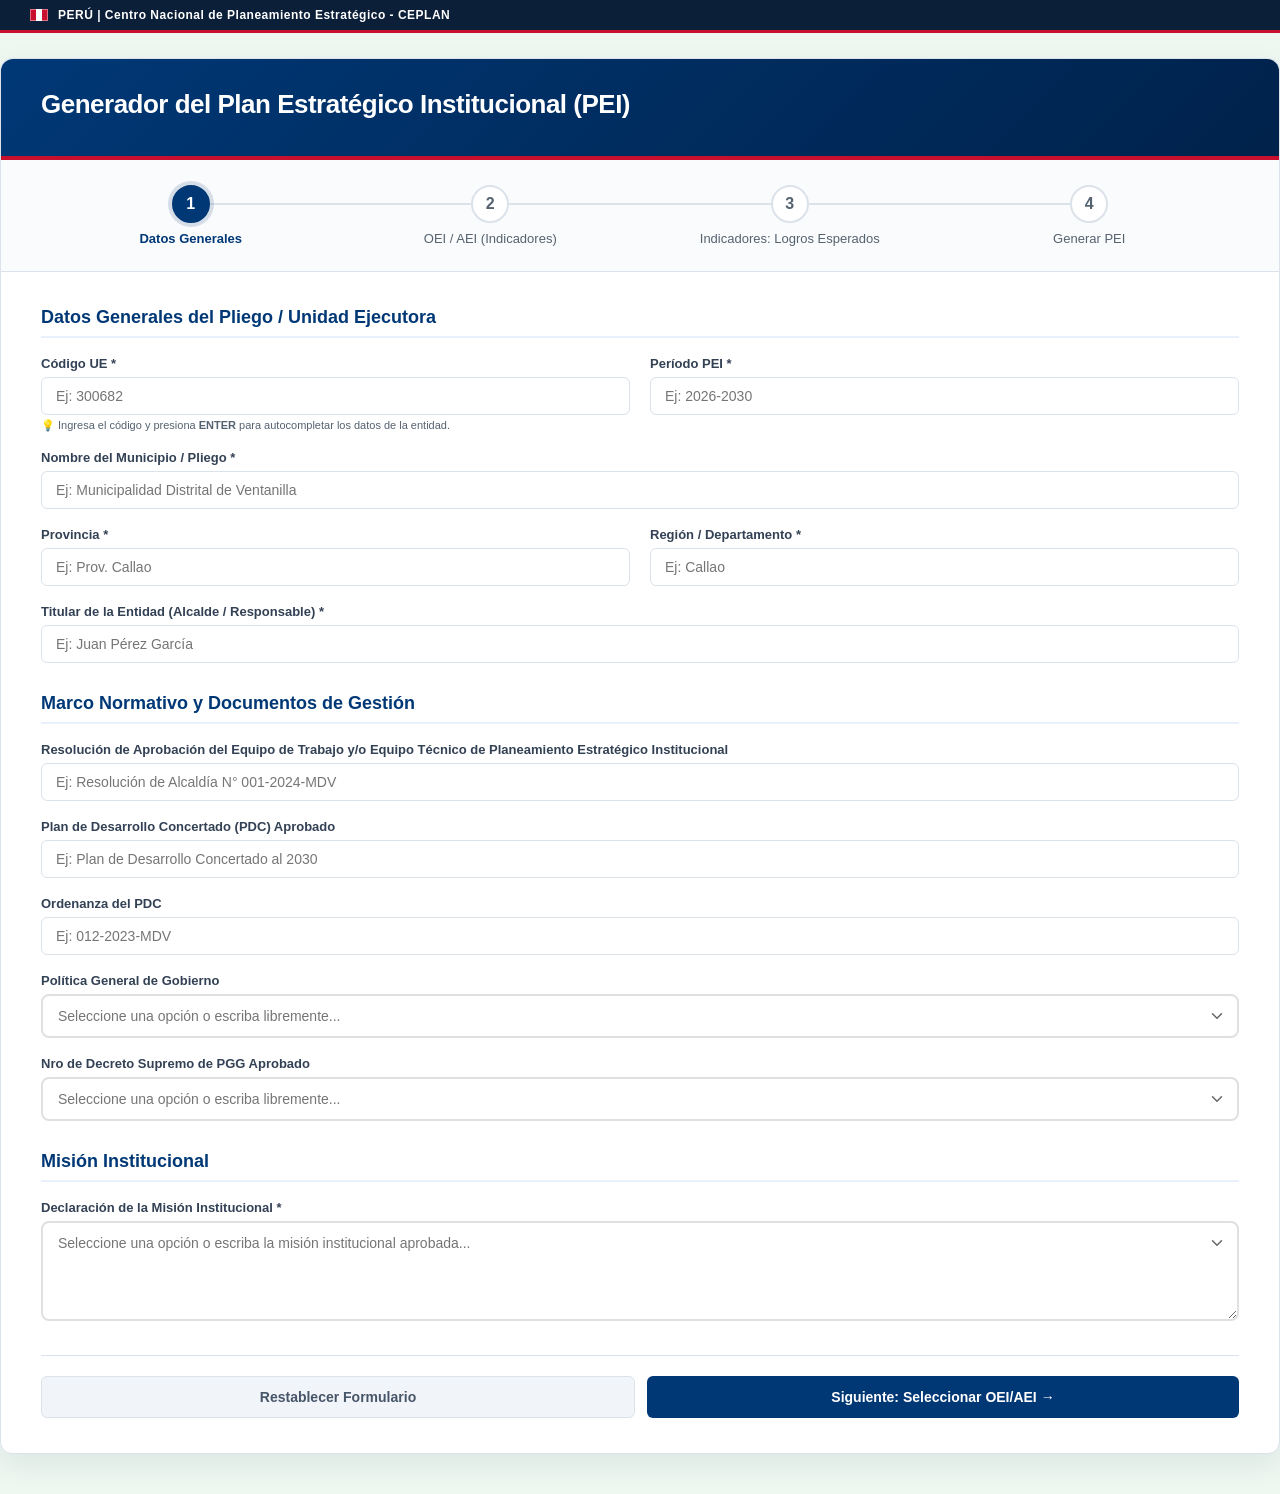
<file: frontend/index.html>
<!DOCTYPE html>
<html lang="es">

<head>
  <meta charset="UTF-8">
  <meta name="viewport" content="width=device-width, initial-scale=1.0">
  <title>CEPLAN | Generador del Plan Estratégico Institucional (PEI)</title>

  <!-- Enlace al archivo CSS externo -->
  <link rel="stylesheet" href="styles.css">
</head>

<body>

  <!-- FRANJA DE IDENTIDAD GOBIERNO DEL PERÚ -->
  <div class="top-gov-bar">
    <div class="gov-brand">
      <div class="gov-flag"></div>
      <span>PERÚ | Centro Nacional de Planeamiento Estratégico - CEPLAN</span>
    </div>
  </div>

  <div class="container">
    <!-- ENCABEZADO OFICIAL -->
    <div class="header">
      <h1>Generador del Plan Estratégico Institucional (PEI)</h1>
    </div>

    <!-- PASOS DE PROGRESO -->
    <div class="progress-steps">
      <div class="step active" data-step="1">
        <div class="step-number">1</div>
        <div class="step-label">Datos Generales</div>
      </div>
      <div class="step" data-step="2">
        <div class="step-number">2</div>
        <div class="step-label">OEI / AEI (Indicadores)</div>
      </div>
      <div class="step" data-step="3">
        <div class="step-number">3</div>
        <div class="step-label">Indicadores: Logros Esperados</div>
      </div>
      <div class="step" data-step="4">
        <div class="step-number">4</div>
        <div class="step-label">Generar PEI</div>
      </div>
    </div>

    <div class="form-container">
      <!-- PASO 1 -->
      <div class="form-step active" data-step="1">
        <div class="section">
          <h2 class="section-title">Datos Generales del Pliego / Unidad Ejecutora</h2>
          <div class="two-column">
            <div class="form-group">
              <label>Código UE *</label>
              <input type="text" id="codigo_ue" placeholder="Ej: 300682">
              <div class="hint">💡 Ingresa el código y presiona <strong>ENTER</strong> para autocompletar los datos de
                la entidad.</div>
            </div>
            <div class="form-group"><label>Período PEI *</label><input type="text" id="periodo_pei"
                placeholder="Ej: 2026-2030"></div>
          </div>
          <div class="form-group"><label>Nombre del Municipio / Pliego *</label><input type="text" id="nombre_municipio"
              placeholder="Ej: Municipalidad Distrital de Ventanilla"></div>
          <div class="two-column">
            <div class="form-group"><label>Provincia *</label><input type="text" id="nombre_provincia"
                placeholder="Ej: Prov. Callao"></div>
            <div class="form-group"><label>Región / Departamento *</label><input type="text" id="nombre_region"
                placeholder="Ej: Callao"></div>
          </div>
          <div class="form-group"><label>Titular de la Entidad (Alcalde / Responsable) *</label><input type="text"
              id="nombre_alcalde" placeholder="Ej: Juan Pérez García"></div>
        </div>

        <div class="section">
          <h2 class="section-title">Marco Normativo y Documentos de Gestión</h2>
          <div class="form-group"><label>Resolución de Aprobación del Equipo de Trabajo y/o Equipo Técnico de
              Planeamiento
              Estratégico Institucional</label><input type="text" id="resolucion_alcaldia"
              placeholder="Ej: Resolución de Alcaldía N° 001-2024-MDV"></div>
          <div class="form-group"><label>Plan de Desarrollo Concertado (PDC) Aprobado</label><input type="text"
              id="plan_desarrollo_concertado" placeholder="Ej: Plan de Desarrollo Concertado al 2030"></div>
          <div class="form-group"><label>Ordenanza del PDC</label><input type="text" id="ordenanza_pdc"
              placeholder="Ej: 012-2023-MDV"></div>


          <!-- Componente Custom 1 -->
          <div class="form-group custom-combo">
            <label>Política General de Gobierno</label>
            <div style="position: relative;">
              <input type="text" id="politica_general_gobierno" autocomplete="off"
                placeholder="Seleccione una opción o escriba libremente..."
                style="width: 100%; padding: 12px 40px 12px 15px; border: 2px solid #e0e0e0; border-radius: 8px; font-size: 14px; font-family: inherit; background-color: white; outline: none; transition: all 0.3s;">

              <!-- Botón tipo interruptor -->
              <button type="button" onclick="toggleDropdown('lista_politica')"
                style="position: absolute; right: 2px; top: 2px; bottom: 2px; width: 40px; background: transparent; border: none; cursor: pointer; color: #666; display: flex; align-items: center; justify-content: center; border-radius: 0 8px 8px 0;">
                <svg width="18" height="18" viewBox="0 0 24 24" fill="none" stroke="currentColor" stroke-width="2"
                  stroke-linecap="round" stroke-linejoin="round">
                  <polyline points="6 9 12 15 18 9"></polyline>
                </svg>
              </button>

              <!-- Lista flotante (Oculta por defecto) -->
              <ul id="lista_politica" class="combo-dropdown"
                style="display: none; position: absolute; z-index: 50; width: 100%; background: white; border: 1px solid #667eea; border-radius: 8px; margin-top: 4px; box-shadow: 0 10px 25px rgba(0,0,0,0.1); list-style: none; padding: 0; overflow: hidden;">
                <li
                  onclick="seleccionarOpcionCombo('politica_general_gobierno', 'Política General de Gobierno 2026-2031: Ordenar el Estado para recuperar la seguridad, destrabar el crecimiento y convertir las decisiones públicas en resultados', 'lista_politica')"
                  style="padding: 12px 15px; cursor: pointer; font-size: 14px; color: #333; transition: background 0.2s;"
                  onmouseover="this.style.background='#f0f2ff'; this.style.color='#667eea'"
                  onmouseout="this.style.background='white'; this.style.color='#333'">Política General de Gobierno:
                  Ordenar el Estado para recuperar la seguridad, destrabar el crecimiento y convertir las decisiones públicas en resultados</li>
              </ul>
            </div>
          </div>

          <!-- Componente Custom 2 -->
          <div class="form-group custom-combo">
            <label>Nro de Decreto Supremo de PGG Aprobado</label>
            <div style="position: relative;">
              <input type="text" id="decreto_politica_general_gobierno" autocomplete="off"
                placeholder="Seleccione una opción o escriba libremente..."
                style="width: 100%; padding: 12px 40px 12px 15px; border: 2px solid #e0e0e0; border-radius: 8px; font-size: 14px; font-family: inherit; background-color: white; outline: none; transition: all 0.3s;">

              <button type="button" onclick="toggleDropdown('lista_decreto')"
                style="position: absolute; right: 2px; top: 2px; bottom: 2px; width: 40px; background: transparent; border: none; cursor: pointer; color: #666; display: flex; align-items: center; justify-content: center; border-radius: 0 8px 8px 0;">
                <svg width="18" height="18" viewBox="0 0 24 24" fill="none" stroke="currentColor" stroke-width="2"
                  stroke-linecap="round" stroke-linejoin="round">
                  <polyline points="6 9 12 15 18 9"></polyline>
                </svg>
              </button>

              <ul id="lista_decreto" class="combo-dropdown"
                style="display: none; position: absolute; z-index: 50; width: 100%; background: white; border: 1px solid #667eea; border-radius: 8px; margin-top: 4px; box-shadow: 0 10px 25px rgba(0,0,0,0.1); list-style: none; padding: 0; overflow: hidden;">
                <li
                  onclick="seleccionarOpcionCombo('decreto_politica_general_gobierno', 'N° 127-2026-PCM', 'lista_decreto')"
                  style="padding: 12px 15px; cursor: pointer; font-size: 14px; color: #333; transition: background 0.2s;"
                  onmouseover="this.style.background='#f0f2ff'; this.style.color='#667eea'"
                  onmouseout="this.style.background='white'; this.style.color='#333'">N° 127-2026-PCM</li>
              </ul>
            </div>
          </div>
        </div>
        <div class="section">
          <h2 class="section-title">Misión Institucional</h2>




          <!-- Componente Custom 3 (Misión Institucional con Textarea) -->
          <div class="form-group custom-combo">
            <label>Declaración de la Misión Institucional *</label>
            <div style="position: relative;">
              <!-- Textarea con padding derecho para dejarle espacio a la flecha -->
              <textarea id="mision_institucional" autocomplete="off"
                placeholder="Seleccione una opción o escriba la misión institucional aprobada..."
                style="width: 100%; padding: 12px 40px 12px 15px; border: 2px solid #e0e0e0; border-radius: 8px; font-size: 14px; font-family: inherit; background-color: white; outline: none; transition: all 0.3s; resize: vertical; min-height: 100px;"></textarea>

              <!-- Botón tipo interruptor fijado arriba a la derecha -->
              <button type="button" onclick="toggleDropdown('lista_mision')"
                style="position: absolute; right: 2px; top: 2px; height: 40px; width: 40px; background: transparent; border: none; cursor: pointer; color: #666; display: flex; align-items: center; justify-content: center; border-radius: 0 8px 0 0;">
                <svg width="18" height="18" viewBox="0 0 24 24" fill="none" stroke="currentColor" stroke-width="2"
                  stroke-linecap="round" stroke-linejoin="round">
                  <polyline points="6 9 12 15 18 9"></polyline>
                </svg>
              </button>

              <!-- Lista flotante con barra de desplazamiento (max-height: 250px) -->
              <ul id="lista_mision" class="combo-dropdown"
                style="display: none; position: absolute; z-index: 50; width: 100%; background: white; border: 1px solid #667eea; border-radius: 8px; margin-top: 4px; box-shadow: 0 10px 25px rgba(0,0,0,0.1); list-style: none; padding: 0; max-height: 250px; overflow-y: auto;">

                <li
                  onclick="seleccionarOpcionCombo('mision_institucional', 'Prestar servicios básicos a los vecinos de la localidad, garantizando calidad, eficiencia y oportunidad en su provisión.', 'lista_mision')"
                  style="padding: 12px 15px; cursor: pointer; font-size: 13px; color: #333; border-bottom: 1px solid #f0f0f0; transition: background 0.2s; line-height: 1.4;"
                  onmouseover="this.style.background='#f0f2ff'; this.style.color='#667eea'"
                  onmouseout="this.style.background='white'; this.style.color='#333'">
                  Prestar servicios básicos a los vecinos de la localidad, garantizando calidad, eficiencia y
                  oportunidad en su provisión.
                </li>

                <li
                  onclick="seleccionarOpcionCombo('mision_institucional', 'Proveer servicios públicos esenciales a la población de la localidad, priorizando cobertura universal, equidad y atención inclusiva.', 'lista_mision')"
                  style="padding: 12px 15px; cursor: pointer; font-size: 13px; color: #333; border-bottom: 1px solid #f0f0f0; transition: background 0.2s; line-height: 1.4;"
                  onmouseover="this.style.background='#f0f2ff'; this.style.color='#667eea'"
                  onmouseout="this.style.background='white'; this.style.color='#333'">
                  Proveer servicios públicos esenciales a la población de la localidad, priorizando cobertura universal,
                  equidad y atención inclusiva.
                </li>

                <li
                  onclick="seleccionarOpcionCombo('mision_institucional', 'Brindar servicios básicos a los habitantes de la localidad, promoviendo sostenibilidad, responsabilidad ambiental y uso racional de recursos.', 'lista_mision')"
                  style="padding: 12px 15px; cursor: pointer; font-size: 13px; color: #333; border-bottom: 1px solid #f0f0f0; transition: background 0.2s; line-height: 1.4;"
                  onmouseover="this.style.background='#f0f2ff'; this.style.color='#667eea'"
                  onmouseout="this.style.background='white'; this.style.color='#333'">
                  Brindar servicios básicos a los habitantes de la localidad, promoviendo sostenibilidad,
                  responsabilidad ambiental y uso racional de recursos.
                </li>

                <li
                  onclick="seleccionarOpcionCombo('mision_institucional', 'Ofrecer servicios públicos esenciales a los vecinos de la localidad, integrando innovación tecnológica, mejora continua y atención personalizada.', 'lista_mision')"
                  style="padding: 12px 15px; cursor: pointer; font-size: 13px; color: #333; border-bottom: 1px solid #f0f0f0; transition: background 0.2s; line-height: 1.4;"
                  onmouseover="this.style.background='#f0f2ff'; this.style.color='#667eea'"
                  onmouseout="this.style.background='white'; this.style.color='#333'">
                  Ofrecer servicios públicos esenciales a los vecinos de la localidad, integrando innovación
                  tecnológica, mejora continua y atención personalizada.
                </li>

                <li
                  onclick="seleccionarOpcionCombo('mision_institucional', 'Garantizar servicios básicos para la población de la localidad, asegurando continuidad, seguridad y respuesta rápida.', 'lista_mision')"
                  style="padding: 12px 15px; cursor: pointer; font-size: 13px; color: #333; border-bottom: 1px solid #f0f0f0; transition: background 0.2s; line-height: 1.4;"
                  onmouseover="this.style.background='#f0f2ff'; this.style.color='#667eea'"
                  onmouseout="this.style.background='white'; this.style.color='#333'">
                  Garantizar servicios básicos para la población de la localidad, asegurando continuidad, seguridad y
                  respuesta rápida.
                </li>

                <li
                  onclick="seleccionarOpcionCombo('mision_institucional', 'Desarrollar servicios públicos esenciales para los habitantes de la localidad, fomentando eficiencia operativa, transparencia y participación ciudadana.', 'lista_mision')"
                  style="padding: 12px 15px; cursor: pointer; font-size: 13px; color: #333; border-bottom: 1px solid #f0f0f0; transition: background 0.2s; line-height: 1.4;"
                  onmouseover="this.style.background='#f0f2ff'; this.style.color='#667eea'"
                  onmouseout="this.style.background='white'; this.style.color='#333'">
                  Desarrollar servicios públicos esenciales para los habitantes de la localidad, fomentando eficiencia
                  operativa, transparencia y participación ciudadana.
                </li>

                <li
                  onclick="seleccionarOpcionCombo('mision_institucional', 'Suministrar servicios básicos a la población de la localidad, optimizando recursos, reduciendo brechas y mejorando la accesibilidad.', 'lista_mision')"
                  style="padding: 12px 15px; cursor: pointer; font-size: 13px; color: #333; border-bottom: 1px solid #f0f0f0; transition: background 0.2s; line-height: 1.4;"
                  onmouseover="this.style.background='#f0f2ff'; this.style.color='#667eea'"
                  onmouseout="this.style.background='white'; this.style.color='#333'">
                  Suministrar servicios básicos a la población de la localidad, optimizando recursos, reduciendo brechas
                  y mejorando la accesibilidad.
                </li>

                <li
                  onclick="seleccionarOpcionCombo('mision_institucional', 'Administrar servicios públicos esenciales para los vecinos de la localidad, fortaleciendo gestión participativa, control social y corresponsabilidad.', 'lista_mision')"
                  style="padding: 12px 15px; cursor: pointer; font-size: 13px; color: #333; border-bottom: 1px solid #f0f0f0; transition: background 0.2s; line-height: 1.4;"
                  onmouseover="this.style.background='#f0f2ff'; this.style.color='#667eea'"
                  onmouseout="this.style.background='white'; this.style.color='#333'">
                  Administrar servicios públicos esenciales para los vecinos de la localidad, fortaleciendo gestión
                  participativa, control social y corresponsabilidad.
                </li>

                <li
                  onclick="seleccionarOpcionCombo('mision_institucional', 'Proporcionar servicios básicos a los habitantes de la localidad, priorizando bienestar social, inclusión y equidad territorial.', 'lista_mision')"
                  style="padding: 12px 15px; cursor: pointer; font-size: 13px; color: #333; border-bottom: 1px solid #f0f0f0; transition: background 0.2s; line-height: 1.4;"
                  onmouseover="this.style.background='#f0f2ff'; this.style.color='#667eea'"
                  onmouseout="this.style.background='white'; this.style.color='#333'">
                  Proporcionar servicios básicos a los habitantes de la localidad, priorizando bienestar social,
                  inclusión y equidad territorial.
                </li>

                <li
                  onclick="seleccionarOpcionCombo('mision_institucional', 'Asegurar servicios públicos esenciales a la población de la localidad, incorporando estándares de calidad, modernización y sostenibilidad.', 'lista_mision')"
                  style="padding: 12px 15px; cursor: pointer; font-size: 13px; color: #333; border-bottom: 1px solid #f0f0f0; transition: background 0.2s; line-height: 1.4;"
                  onmouseover="this.style.background='#f0f2ff'; this.style.color='#667eea'"
                  onmouseout="this.style.background='white'; this.style.color='#333'">
                  Asegurar servicios públicos esenciales a la población de la localidad, incorporando estándares de
                  calidad, modernización y sostenibilidad.
                </li>

                <li
                  onclick="seleccionarOpcionCombo('mision_institucional', 'Brindar servicios públicos orientadas al bienestar de la población, mediante una gestión sostenible, ética, inclusiva y transparente.', 'lista_mision')"
                  style="padding: 12px 15px; cursor: pointer; font-size: 13px; color: #333; transition: background 0.2s; line-height: 1.4;"
                  onmouseover="this.style.background='#f0f2ff'; this.style.color='#667eea'"
                  onmouseout="this.style.background='white'; this.style.color='#333'">
                  Brindar servicios públicos orientadas al bienestar de la población, mediante una gestión sostenible,
                  ética, inclusiva y transparente.
                </li>

              </ul>
            </div>
          </div>






        </div>









        <div class="btn-container">
          <button type="button" class="btn btn-secondary" onclick="limpiarFormulario()">Restablecer Formulario</button>
          <button type="button" class="btn btn-primary" onclick="irPaso1a2()">Siguiente: Seleccionar OEI/AEI →</button>
        </div>
      </div>

      <!-- PASO 2 -->
      <div class="form-step" data-step="2">
        <div class="section">
          <h2 class="section-title">Selección y Priorización de Objetivos (OEI) y Acciones (AEI)</h2>
          <div class="help-text">
            <strong>Instrucciones:</strong><br>
            1. En el panel izquierdo marque los Objetivos Estratégicos Institucionales (OEI) e indicadores
            aplicables.<br>
            2. En el panel derecho arrastre los bloques para definir el orden de prioridad institucional.
          </div>
          <div class="selection-alert" id="selectionAlert">Debe seleccionar al menos 1 OEI con sus respectivos
            indicadores y AEI antes de continuar.</div>
          <div class="selection-layout">
            <div class="selection-panel">
              <div class="panel-title"><span>Catálogo Estándar CEPLAN</span></div>
              <div class="panel-subtitle">Seleccione los OEI, indicadores y AEI articulados</div>
              <div id="oeiContainer" class="oei-grid">
                <div class="empty-state">Cargando catálogo...</div>
              </div>
            </div>
            <div class="selection-panel">
              <div class="panel-title">
                <span>Orden de Prioridad</span>
                <span class="counter-badge" id="priorityCount">0</span>
              </div>
              <div class="panel-subtitle">Arrastre verticalmente para cambiar la jerarquía</div>
              <div id="priorityContainer" class="priority-list">
                <div class="empty-state">Los OEI seleccionados aparecerán aquí para su priorización.</div>
              </div>
            </div>
          </div>
        </div>
        <div class="btn-container">
          <button type="button" class="btn btn-secondary" onclick="irPaso(1)">← Indicadores: Logros Esperados</button>
          <button type="button" class="btn btn-primary" onclick="validarYContinuarAMetas()">Siguiente: Definir Metas
            →</button>
        </div>
      </div>

      <!-- PASO 3 -->
      <div class="form-step" data-step="3">
        <div class="section">
          <h2 class="section-title">Programación de Logros Esperados y Metas Anuales</h2>
          <div class="help-text">
            <strong>Instrucciones:</strong> Registre el año base, valor base y los valores objetivo para cada año del
            período PEI.
          </div>
          <div class="selection-alert" id="metasAlert">⚠️ Por favor, complete todos los campos de metas requeridos.
          </div>
          <div id="metasContainer" class="metas-container"></div>
        </div>
        <div class="btn-container">
          <button type="button" class="btn btn-secondary" onclick="irPaso(2)">← Volver a Selección de OEI/AEI</button>
          <button type="button" class="btn btn-primary" onclick="validarMetasYContinuar()">Siguiente: Generar Documento
            →</button>
        </div>
      </div>

      <!-- PASO 4 -->
      <div class="form-step" data-step="4">
        <div class="section">
          <h2 class="section-title">Generación del Documento PEI</h2>
          <div class="help-text">
            <strong>Resumen del Instrumento de Gestión:</strong><br>
            • <span id="resumenOEI">0 OEI seleccionados</span><br>
            • <span id="resumenAEI">0 AEI seleccionadas</span><br>
            • <span id="resumenIndicadores">0 indicadores totales</span><br>
            • <span id="resumenMetas">0 indicadores con metas programadas</span>
          </div>
          <div id="instruccionesServidor"
            style="margin-top:15px;padding:12px;background:#eef7f0;border-left:4px solid var(--success-green);font-size:13px;color:#14532d;line-height:1.6">
            <strong>Servicio de Asistencia Técnica Conectado</strong><br>
            Al hacer clic en "Generar Documento PEI", el sistema procesará la matriz y descargará automáticamente el
            documento oficial en formato Microsoft Word (.docx). No se almacenarán copias residuales en el servidor.
          </div>
        </div>
        <div class="btn-container">
          <button type="button" class="btn btn-secondary" onclick="irPaso(3)">← Volver a Metas</button>
          <button type="button" class="btn btn-primary" id="btnGenerar" onclick="generarDocumento()">✨ Generar Documento
            PEI (.docx)</button>
        </div>
        <div id="message" class="message"></div>
      </div>
    </div>
  </div>

  <script>


    // ============================================
    // MOTOR DE DESPLEGABLES CUSTOM (COMBOBOX)
    // ============================================

    // Abrir o cerrar la lista flotante al hacer clic en la flecha
    function toggleDropdown(listId) {
      const list = document.getElementById(listId);
      const isVisible = list.style.display === 'block';

      // Ocultar todas las listas primero
      document.querySelectorAll('.combo-dropdown').forEach(el => el.style.display = 'none');

      // Mostrar la solicitada si estaba oculta
      if (!isVisible) {
        list.style.display = 'block';
      }
    }

    // Escribir el valor en la caja y cerrar la lista
    function seleccionarOpcionCombo(inputId, valor, listId) {
      const input = document.getElementById(inputId);
      input.value = valor;
      document.getElementById(listId).style.display = 'none';

      // Disparar el evento 'input' para que la app sepa que se guardaron datos (Autoguardado)
      input.dispatchEvent(new Event('input', { bubbles: true }));
    }

    // Detector de clics: cierra las listas si haces clic en el fondo (Igual que en React)
    document.addEventListener('mousedown', function (event) {
      if (!event.target.closest('.custom-combo')) {
        document.querySelectorAll('.combo-dropdown').forEach(el => el.style.display = 'none');
      }
    });

    // ============================================
    // MATRIZ ESTÁNDAR CEPLAN
    // ============================================
    let MATRIZ_ESTANDAR = null;

    // ============================================
    // CONFIGURACIÓN DINÁMICA DE URL (LOCAL VS RENDER)
    // ============================================
    // Agregamos la validación para archivos locales ( === '' )
    const isLocal = window.location.hostname === 'localhost' || window.location.hostname === '127.0.0.1' || window.location.hostname === '';

    // IMPORTANTE: Aquí colocarás el enlace definitivo que te dé Render
    const RENDER_API_URL = "https://pei-ceplan-vr1m.onrender.com";

    // Usamos localhost en lugar de 127.0.0.1 para evitar conflictos de CORS en el navegador
    const API_BASE_URL = String(window.PEI_API_BASE_URL ??
      (window.location.protocol === 'file:' ? 'http://localhost:8000' :
        (isLocal ? window.location.origin : RENDER_API_URL))).replace(/\/+$/, '');

    // ESTADO GLOBAL DE LA APP
    const appState = {
      datos: {},
      metas: {},
      selecciones: { oei: [], indicadoresOEI: [], aei: [], indicadoresAEI: [] },
      prioridades: { oei: [], aei: {} }
    };

    let pasoActual = 1;
    let draggedElement = null;
    let draggedAEIElement = null;

    window.addEventListener('load', async () => {
      configurarAutocompletadoUE();
      try {
        const response = await fetch('./matriz_estandar.json');
        if (!response.ok) throw new Error(`HTTP ${response.status}`);
        MATRIZ_ESTANDAR = await response.json();
        renderizarOEIs();
      } catch (error) {
        document.getElementById('oeiContainer').textContent =
          'No se pudo cargar la matriz estándar. Recargue la página.';
        console.error('Error al cargar la matriz:', error);
      }
    });

    // ============================================
    // AUTOCOMPLETADO POR CÓDIGO UE
    // ============================================
    function configurarAutocompletadoUE() {
      const inputCodigoUE = document.getElementById('codigo_ue');
      if (!inputCodigoUE) return;

      const buscarYAutocompletar = async (event) => {
        const codigoUE = inputCodigoUE.value.trim();
        if (!codigoUE) return;

        // --- AQUÍ UTILIZA LA URL DINÁMICA ---
        const url = `${API_BASE_URL}/api/ue/${codigoUE}`;

        try {
          const response = await fetch(url, {
            method: 'GET',
            headers: { 'Accept': 'application/json' }
          });

          if (!response.ok) throw new Error(`HTTP ${response.status}`);

          const res = await response.json();
          if (res.success && res.data) {
            const data = res.data;
            const inputMun = document.getElementById('nombre_municipio');
            const inputProv = document.getElementById('nombre_provincia');
            const inputReg = document.getElementById('nombre_region');
            const inputPeriodo = document.getElementById('periodo_pei');

            if (inputMun) inputMun.value = data.nombre_municipio || '';
            if (inputProv) inputProv.value = data.nombre_provincia || '';
            if (inputReg) inputReg.value = data.nombre_region || '';
            if (inputPeriodo && data.periodo_pei) inputPeriodo.value = data.periodo_pei;

            console.log('✅ Entidad autocompletada con éxito:', data);
          }
        } catch (err) {
          console.error('Error al consultar el catálogo de UEs:', err);
        }
      };

      inputCodigoUE.addEventListener('keydown', (e) => {
        if (e.key === 'Enter') {
          e.preventDefault();
          buscarYAutocompletar(e);
        }
      });

      inputCodigoUE.addEventListener('blur', (e) => {
        buscarYAutocompletar(e);
      });
    }

    // ============================================
    // RENDERIZADO OEI / AEI
    // ============================================
    function renderizarOEIs() {
      const container = document.getElementById('oeiContainer');
      container.innerHTML = '';
      MATRIZ_ESTANDAR.oei.forEach(oei => container.appendChild(crearOEICard(oei)));
    }

    function crearOEICard(oei) {
      const card = document.createElement('div');
      card.className = 'oei-card';
      card.dataset.codigo = oei.codigo;

      card.innerHTML = `
    <div class="oei-header" onclick="toggleOEIExpand('${oei.codigo}')">
      <input type="checkbox" class="oei-checkbox" id="oei-${oei.codigo}"
             onclick="event.stopPropagation(); toggleOEISelection('${oei.codigo}')">
      <div class="oei-info">
        <div class="oei-code">${oei.codigo}</div>
        <div class="oei-title">${oei.denominacion}</div>
        <div style="margin-top:4px;font-size:11px;color:#64748b">
          ${oei.indicadores.length} ind. OEI &bull; ${oei.aei.length} AEI
        </div>
      </div>
      <div class="oei-expand-icon">▼</div>
    </div>
    <div class="oei-details">
      ${crearSeccionIndicadoresOEI(oei)}
      ${crearSeccionAEI(oei)}
    </div>`;
      return card;
    }

    function crearSeccionIndicadoresOEI(oei) {
      let html = '<div class="subsection-title">Indicadores del OEI</div>';
      oei.indicadores.forEach((ind, i) => {
        html += `<div class="indicator-item">
      <input type="checkbox" class="indicator-checkbox" id="ind-oei-${oei.codigo}-${i}"
             data-oei="${oei.codigo}" data-tipo="oei" data-index="${i}">
      <label for="ind-oei-${oei.codigo}-${i}" class="indicator-text">
        ${ind.nombre} <span class="indicator-unit">${ind.unidad}</span>
      </label>
    </div>`;
      });
      return html;
    }

    function crearSeccionAEI(oei) {
      let html = `<div class="subsection-title" style="margin-top:12px">Acciones Estratégicas Institucionales (AEI) <span class="counter-badge" style="background:var(--ceplan-blue)">${oei.aei.length}</span></div>`;
      oei.aei.forEach(aei => {
        html += `<div class="aei-item" id="aei-item-${aei.codigo}">
      <input type="checkbox" class="aei-checkbox" id="aei-${aei.codigo}"
             data-oei="${oei.codigo}" data-codigo="${aei.codigo}"
             onchange="toggleAEI('${oei.codigo}','${aei.codigo}')">
      <div style="flex:1">
        <div class="aei-code">${aei.codigo}</div>
        <div class="indicator-text">${aei.denominacion}</div>
        <div class="aei-details-panel" id="aei-details-${aei.codigo}">
          ${crearIndicadoresAEI(oei.codigo, aei)}
        </div>
      </div>
    </div>`;
      });
      return html;
    }

    function crearIndicadoresAEI(codigoOEI, aei) {
      let html = '<div class="subsection-title" style="font-size:11px;margin-top:6px">Indicadores de la AEI</div>';
      aei.indicadores.forEach((ind, i) => {
        html += `<div class="indicator-item">
      <input type="checkbox" class="indicator-checkbox" id="ind-aei-${aei.codigo}-${i}"
             data-oei="${codigoOEI}" data-aei="${aei.codigo}" data-tipo="aei" data-index="${i}">
      <label for="ind-aei-${aei.codigo}-${i}" class="indicator-text">
        ${ind.nombre} <span class="indicator-unit">${ind.unidad}</span>
      </label>
    </div>`;
      });
      return html;
    }

    // ============================================
    // INTERACCIONES & GESTIÓN DE PRIORIDADES
    // ============================================
    function toggleOEIExpand(codigo) {
      document.querySelector(`.oei-card[data-codigo="${codigo}"]`).classList.toggle('expanded');
    }

    function toggleOEISelection(codigo) {
      const checkbox = document.getElementById(`oei-${codigo}`);
      const card = document.querySelector(`.oei-card[data-codigo="${codigo}"]`);

      if (checkbox.checked) {
        card.classList.add('selected', 'expanded');
        agregarOEIAPrioridad(codigo);
      } else {
        card.classList.remove('selected');
        card.querySelectorAll('input[type="checkbox"]').forEach(cb => { if (cb !== checkbox) cb.checked = false; });
        card.querySelectorAll('.aei-details-panel').forEach(p => p.style.display = 'none');
        card.querySelectorAll('.aei-item').forEach(i => i.classList.remove('selected'));
        const priorityItem = document.querySelector(`.priority-item[data-codigo="${codigo}"]`);
        if (priorityItem) priorityItem.remove();
        delete appState.prioridades.aei[codigo];
        actualizarNumerosPrioridad();
        actualizarContadorPrioridad();
        verificarPriorityEmpty();
      }
    }

    function toggleAEI(codigoOEI, codigoAEI) {
      const checkbox = document.getElementById(`aei-${codigoAEI}`);
      const details = document.getElementById(`aei-details-${codigoAEI}`);
      const aeiItem = document.getElementById(`aei-item-${codigoAEI}`);

      if (checkbox.checked) {
        details.style.display = 'block';
        aeiItem.classList.add('selected');
      } else {
        details.style.display = 'none';
        aeiItem.classList.remove('selected');
        details.querySelectorAll('input[type="checkbox"]').forEach(cb => cb.checked = false);
      }
      actualizarAEIEnPrioridad(codigoOEI);
    }

    function agregarOEIAPrioridad(codigo) {
      const oei = MATRIZ_ESTANDAR.oei.find(o => o.codigo === codigo);
      if (!oei) return;
      const container = document.getElementById('priorityContainer');
      const empty = container.querySelector('.empty-state');
      if (empty) empty.remove();
      container.appendChild(crearPriorityItem(oei));
      habilitarDragAndDrop();
      actualizarNumerosPrioridad();
      actualizarContadorPrioridad();
    }

    function crearPriorityItem(oei) {
      const div = document.createElement('div');
      div.className = 'priority-item';
      div.dataset.codigo = oei.codigo;
      div.draggable = true;
      div.innerHTML = `
    <div class="priority-number">1</div>
    <button class="remove-btn" onclick="eliminarOEIDePrioridad('${oei.codigo}')" title="Eliminar">✕</button>
    <div class="priority-header">
      <div class="drag-handle">⋮⋮</div>
      <div style="flex:1">
        <div class="priority-code">${oei.codigo}</div>
        <div class="priority-title">${oei.denominacion}</div>
        <div class="priority-stats" id="stats-${oei.codigo}">
          <div class="priority-stat">0 ind.</div>
          <div class="priority-stat">0 AEI</div>
        </div>
      </div>
    </div>
    <button class="expand-aei-btn" onclick="toggleAEIPriority('${oei.codigo}')">Priorizar AEI vinculadas ▼</button>
    <div class="aei-priority-list" id="aei-priority-${oei.codigo}"></div>`;
      return div;
    }

    function eliminarOEIDePrioridad(codigo) {
      const checkbox = document.getElementById(`oei-${codigo}`);
      if (checkbox && checkbox.checked) {
        checkbox.checked = false;
        toggleOEISelection(codigo);
        return;
      }
      const priorityItem = document.querySelector(`.priority-item[data-codigo="${codigo}"]`);
      if (priorityItem) priorityItem.remove();
      actualizarNumerosPrioridad();
      actualizarContadorPrioridad();
      verificarPriorityEmpty();
    }

    function verificarPriorityEmpty() {
      const container = document.getElementById('priorityContainer');
      if (container.querySelectorAll('.priority-item').length === 0) {
        container.innerHTML = `<div class="empty-state">Los OEI seleccionados aparecerán aquí para su priorización.</div>`;
      }
    }

    function actualizarAEIEnPrioridad(codigoOEI) {
      obtenerPrioridadAEI(codigoOEI);
      const stats = document.getElementById(`stats-${codigoOEI}`);
      if (!stats) return;
      const numInd = document.querySelectorAll(`input[data-oei="${codigoOEI}"]:checked:not(.oei-checkbox):not(.aei-checkbox)`).length;
      const numAEI = document.querySelectorAll(`input[data-oei="${codigoOEI}"].aei-checkbox:checked`).length;
      stats.innerHTML = `<div class="priority-stat">${numInd} ind.</div><div class="priority-stat">${numAEI} AEI</div>`;
      const pItem = document.querySelector(`.priority-item[data-codigo="${codigoOEI}"]`);
      if (pItem && pItem.classList.contains('expanded')) {
        const aeiList = document.getElementById(`aei-priority-${codigoOEI}`);
        aeiList.innerHTML = crearListaAEIPrioridad(codigoOEI);
        habilitarDragAndDropAEI();
      }
    }

    function toggleAEIPriority(codigoOEI) {
      const pItem = document.querySelector(`.priority-item[data-codigo="${codigoOEI}"]`);
      const btn = pItem.querySelector('.expand-aei-btn');
      const aeiList = document.getElementById(`aei-priority-${codigoOEI}`);
      pItem.classList.toggle('expanded');
      if (pItem.classList.contains('expanded')) {
        btn.textContent = 'Ocultar AEI ▲';
        aeiList.innerHTML = crearListaAEIPrioridad(codigoOEI);
        habilitarDragAndDropAEI();
      } else {
        btn.textContent = 'Priorizar AEI vinculadas ▼';
      }
    }

    function obtenerPrioridadAEI(codigoOEI) {
      const seleccionadas = MATRIZ_ESTANDAR.oei.find(o => o.codigo === codigoOEI)?.aei
        .filter(a => document.getElementById(`aei-${a.codigo}`)?.checked)
        .map(a => a.codigo) || [];
      const anteriores = appState.prioridades.aei[codigoOEI] || [];
      const orden = [...new Set([...anteriores, ...seleccionadas])]
        .filter(codigo => seleccionadas.includes(codigo));
      appState.prioridades.aei[codigoOEI] = orden;
      return orden;
    }

    function crearListaAEIPrioridad(codigoOEI) {
      const oei = MATRIZ_ESTANDAR.oei.find(o => o.codigo === codigoOEI);
      const aeiSel = obtenerPrioridadAEI(codigoOEI)
        .map(codigo => oei.aei.find(a => a.codigo === codigo));
      if (!aeiSel.length) return '<div style="text-align:center;padding:10px;color:#94a3b8;font-size:11px">Sin AEI seleccionadas</div>';
      let html = '<div style="font-size:11px;font-weight:700;margin-bottom:6px;color:var(--ceplan-blue)">Arrastre las AEI para definir prioridad:</div><div class="aei-sortable">';
      aeiSel.forEach((aei, i) => {
        html += `<div class="aei-priority-item" data-codigo="${aei.codigo}" draggable="true">
      <div class="aei-priority-number">${i + 1}</div>
      <div class="aei-priority-code">${aei.codigo}</div>
      <div style="flex:1;overflow:hidden;text-overflow:ellipsis;white-space:nowrap;">${aei.denominacion}</div>
    </div>`;
      });
      return html + '</div>';
    }

    function actualizarNumerosPrioridad() {
      document.querySelectorAll('.priority-item').forEach((item, i) => {
        item.querySelector('.priority-number').textContent = i + 1;
      });
    }

    function actualizarContadorPrioridad() {
      document.getElementById('priorityCount').textContent = document.querySelectorAll('.priority-item').length;
    }

    // ============================================
    // DRAG & DROP HANDLERS
    // ============================================
    function habilitarDragAndDrop() {
      document.querySelectorAll('.priority-item').forEach(item => {
        item.addEventListener('dragstart', handleDragStart);
        item.addEventListener('dragover', handleDragOver);
        item.addEventListener('drop', handleDrop);
        item.addEventListener('dragend', handleDragEnd);
      });
    }
    function handleDragStart(e) { draggedElement = this; this.style.opacity = '0.5'; e.dataTransfer.effectAllowed = 'move'; }
    function handleDragOver(e) { e.preventDefault(); e.dataTransfer.dropEffect = 'move'; return false; }
    function handleDragEnd(e) { this.style.opacity = '1'; draggedElement = null; }
    function handleDrop(e) {
      e.stopPropagation();
      if (draggedElement && draggedElement !== this) {
        const container = document.getElementById('priorityContainer');
        const items = Array.from(container.children);
        const di = items.indexOf(draggedElement), ti = items.indexOf(this);
        container.insertBefore(draggedElement, di < ti ? this.nextSibling : this);
        actualizarNumerosPrioridad();
      }
      return false;
    }

    function habilitarDragAndDropAEI() {
      document.querySelectorAll('.aei-priority-item').forEach(item => {
        item.ondragstart = function (e) { e.stopPropagation(); draggedAEIElement = this; e.dataTransfer.effectAllowed = 'move'; };
        item.ondragend = function (e) { e.stopPropagation(); draggedAEIElement = null; };
        item.ondragover = function (e) { e.stopPropagation(); e.preventDefault(); return false; };
        item.ondrop = function (e) {
          e.preventDefault();
          e.stopPropagation();
          if (draggedAEIElement && draggedAEIElement !== this && draggedAEIElement.parentNode === this.parentNode) {
            const container = this.parentNode;
            const items = Array.from(container.children);
            const di = items.indexOf(draggedAEIElement), ti = items.indexOf(this);
            container.insertBefore(draggedAEIElement, di < ti ? this.nextSibling : this);
            container.querySelectorAll('.aei-priority-item').forEach((it, i) => { it.querySelector('.aei-priority-number').textContent = i + 1; });
            const codigoOEI = this.closest('.priority-item').dataset.codigo;
            appState.prioridades.aei[codigoOEI] = Array.from(container.children).map(it => it.dataset.codigo);
          }
          return false;
        };
      });
    }

    // ============================================
    // METAS FÍSICAS (PASO 3)
    // ============================================
    function renderizarMetasIndicadores() {
      const container = document.getElementById('metasContainer');
      container.innerHTML = '';
      const priorityItems = document.querySelectorAll('.priority-item');
      if (!priorityItems.length) {
        container.innerHTML = '<div class="empty-state">No hay indicadores seleccionados. Regrese al Paso 2.</div>';
        return;
      }
      priorityItems.forEach((item, i) => {
        const oei = MATRIZ_ESTANDAR.oei.find(o => o.codigo === item.dataset.codigo);
        if (oei) container.appendChild(crearSeccionMetasOEI(oei, i + 1));
      });
    }

    function crearSeccionMetasOEI(oei, prioridad) {
      const section = document.createElement('div');
      section.className = 'metas-oei-section';
      const indOEI = getIndicadoresOEISeleccionados(oei.codigo);
      const indAEI = getIndicadoresAEISeleccionados(oei.codigo);
      section.innerHTML = `
    <div class="metas-oei-header">
      <div class="metas-oei-priority">Prioridad ${prioridad}</div>
      <div class="metas-oei-title">${oei.codigo}: ${oei.denominacion}</div>
    </div>
    <div>
      ${indOEI.length ? '<div class="metas-tipo-header">Indicadores del Objetivo Estratégico (OEI)</div>' + indOEI.map(crearFormularioMeta).join('') : ''}
      ${indAEI.length ? '<div class="metas-tipo-header">Indicadores de Acciones Estratégicas (AEI)</div>' + agruparPorAEI(indAEI) : ''}
    </div>`;
      return section;
    }

    function getIndicadoresOEISeleccionados(codigoOEI) {
      const oei = MATRIZ_ESTANDAR.oei.find(o => o.codigo === codigoOEI);
      if (!oei) return [];
      return oei.indicadores.map((ind, i) => {
        const cb = document.getElementById(`ind-oei-${codigoOEI}-${i}`);
        return (cb && cb.checked) ? { id: `ind-oei-${codigoOEI}-${i}`, nombre: ind.nombre, unidad: ind.unidad } : null;
      }).filter(Boolean);
    }

    function getIndicadoresAEISeleccionados(codigoOEI) {
      const oei = MATRIZ_ESTANDAR.oei.find(o => o.codigo === codigoOEI);
      if (!oei) return [];
      const result = [];
      oei.aei.forEach(aei => {
        const aeiCb = document.getElementById(`aei-${aei.codigo}`);
        if (!(aeiCb && aeiCb.checked)) return;
        aei.indicadores.forEach((ind, i) => {
          const cb = document.getElementById(`ind-aei-${aei.codigo}-${i}`);
          if (cb && cb.checked) result.push({ id: `ind-aei-${aei.codigo}-${i}`, nombre: ind.nombre, unidad: ind.unidad, codigoAEI: aei.codigo, denominacionAEI: aei.denominacion });
        });
      });
      return result;
    }

    function agruparPorAEI(indicadores) {
      const grupos = {};
      indicadores.forEach(ind => {
        if (!grupos[ind.codigoAEI]) grupos[ind.codigoAEI] = { denominacion: ind.denominacionAEI, indicadores: [] };
        grupos[ind.codigoAEI].indicadores.push(ind);
      });
      return Object.entries(grupos).map(([cod, g]) =>
        `<div class="metas-aei-subtitle">${cod}: ${g.denominacion}</div>` + g.indicadores.map(crearFormularioMeta).join('')
      ).join('');
    }

    function obtenerAniosMeta(baseYear) {
      const periodo = document.getElementById('periodo_pei').value;
      const match = periodo.match(/^\s*(\d{4})\s*[-–—]\s*(\d{4})\s*$/);
      if (!match) return [];
      const inicio = Number(match[1]), fin = Number(match[2]);
      if (fin < inicio) return [];
      return Array.from({ length: fin - inicio + 1 }, (_, i) => inicio + i);
    }




function crearFormularioMeta(ind) {
  // 1. BÚSQUEDA INTELIGENTE: Revisar si ya existe un año base en los otros indicadores
  let añoBaseGlobal = '';
  for (const key in appState.metas) {
    if (appState.metas[key].año_base) {
      añoBaseGlobal = appState.metas[key].año_base;
      break;
    }
  }

  // 2. Asegurarnos de que este indicador tenga su espacio en la memoria
  if (!appState.metas[ind.id]) {
    appState.metas[ind.id] = {};
  }
  const saved = appState.metas[ind.id];

  // 3. HERENCIA: Si este indicador es nuevo y no tiene año base, le copiamos el global
  if (!saved.año_base && añoBaseGlobal !== '') {
    saved.año_base = añoBaseGlobal;
  }

  // Ahora generamos los casilleros de los años futuros con normalidad
  const anios = obtenerAniosMeta(saved.año_base ?? '');
  const aniosHtml = anios.map(a => `
    <div class="meta-field">
      <label>Meta ${a} *</label>
      <input type="number" id="${ind.id}-meta_${a}" class="meta-input"
             placeholder="0" min="0" step="0.01" value="${saved['meta_'+a] ?? ''}"
             oninput="guardarMeta('${ind.id}','meta_${a}',this.value)">
    </div>`).join('');
    
  return `<div class="meta-card">
    <div class="meta-header">
      <div style="flex:1">
        <div class="meta-nombre">${ind.nombre}</div>
        <span class="meta-unidad">Unidad: ${ind.unidad}</span>
      </div>
    </div>
    <div class="meta-form-grid">
      <div class="meta-field">
        <label>Año Base *</label>
        <input type="number" id="${ind.id}-año_base" class="meta-input" placeholder="2025"
               min="2020" max="2030" value="${saved.año_base ?? ''}"
               oninput="sincronizarTodosLosAñosBase(this.value)">
      </div>
      <div class="meta-field">
        <label>Valor Base *</label>
        <input type="number" id="${ind.id}-valor_base" class="meta-input" placeholder="0"
               min="0" step="0.01" value="${saved.valor_base ?? ''}"
               oninput="guardarMeta('${ind.id}','valor_base',this.value)">
      </div>
    </div>
    <div class="meta-años-grid">${aniosHtml}</div>
  </div>`;
}



    function actualizarMetaDesdeBaseYear(indId, valor) {
      guardarMeta(indId, 'año_base', valor);
      const card = document.getElementById(`${indId}-año_base`)?.closest('.meta-card');
      if (!card) return;
      const grid = card.querySelector('.meta-años-grid');
      if (!grid) return;
      const saved = appState.metas[indId] || {};
      const anios = obtenerAniosMeta(valor);
      grid.innerHTML = anios.map(a => `
    <div class="meta-field">
      <label>Meta ${a} *</label>
      <input type="number" id="${indId}-meta_${a}" class="meta-input"
             placeholder="0" min="0" step="0.01" value="${saved['meta_' + a] ?? ''}"
             oninput="guardarMeta('${indId}','meta_${a}',this.value)">
    </div>`).join('');
    }


    function sincronizarTodosLosAñosBase(valorNuevo) {
      // 1. Buscamos todas las cajas de "Año Base" que estén renderizadas en pantalla
      const cajasAñoBase = document.querySelectorAll('input[id$="-año_base"]');

      cajasAñoBase.forEach(caja => {
        // 2. Copiamos el número que acabas de escribir en todas las cajas
        caja.value = valorNuevo;

        // 3. Extraemos el código de cada indicador (ej: ind-oei-OEI.01-0)
        const indId = caja.id.replace('-año_base', '');

        // 4. Forzamos a que cada indicador dibuje sus propias cajas de Metas (2027, 2028, etc)
        // y guarde la información en la memoria de la aplicación.
        actualizarMetaDesdeBaseYear(indId, valorNuevo);
      });
    }


    function guardarMeta(id, campo, valor) {
      if (!appState.metas[id]) appState.metas[id] = {};
      appState.metas[id][campo] = valor !== '' ? parseFloat(valor) : '';
    }

    // ============================================
    // NAVEGACIÓN
    // ============================================
    function irPaso(paso) {
      document.querySelectorAll('.form-step').forEach(s => s.classList.remove('active'));
      document.querySelectorAll('.step').forEach(s => s.classList.remove('active', 'completed'));
      for (let i = 1; i < paso; i++) {
        document.querySelector(`.step[data-step="${i}"]`).classList.add('completed');
      }
      document.querySelector(`.form-step[data-step="${paso}"]`).classList.add('active');
      document.querySelector(`.step[data-step="${paso}"]`).classList.add('active');
      pasoActual = paso;
      if (paso === 3) renderizarMetasIndicadores();
      window.scrollTo({ top: 0, behavior: 'smooth' });
    }

    function irPaso1a2() {
      const ue = document.getElementById('codigo_ue').value.trim();
      const mun = document.getElementById('nombre_municipio').value.trim();
      const mis = document.getElementById('mision_institucional').value.trim();
      if (!ue || !mun || !mis) {
        alert('Por favor complete los campos obligatorios: Código UE, Nombre de la Entidad y Misión Institucional.');
        return;
      }
      irPaso(2);
    }

    function validarYContinuarAMetas() {
      const alert = document.getElementById('selectionAlert');
      const oeiChecked = document.querySelectorAll('.oei-checkbox:checked');
      if (!oeiChecked.length) {
        alert.textContent = '⚠️ Debe seleccionar al menos 1 OEI con sus respectivos indicadores y AEI antes de continuar.';
        alert.classList.add('show');
        return;
      }
      let valido = true;
      oeiChecked.forEach(cb => {
        const codigo = cb.id.replace('oei-', '');
        const card = document.querySelector(`.oei-card[data-codigo="${codigo}"]`);
        const indOEI = card.querySelectorAll('input[data-tipo="oei"]:checked').length;
        const aeiSel = card.querySelectorAll('.aei-checkbox:checked').length;
        if (!indOEI || !aeiSel) valido = false;
      });
      if (!valido) {
        alert.innerHTML = '⚠️ Cada OEI seleccionado debe contar al menos con 1 indicador y 1 AEI seleccionada.';
        alert.classList.add('show');
        return;
      }
      alert.classList.remove('show');
      irPaso(3);
    }

    function validarMetasYContinuar() {
      const alert = document.getElementById('metasAlert');
      const inputs = document.querySelectorAll('#metasContainer .meta-input');
      let hayVacios = false;
      inputs.forEach(inp => {
        if (inp.value === '' || inp.value === null) { hayVacios = true; inp.classList.add('error'); }
        else inp.classList.remove('error');
      });
      if (hayVacios) { alert.classList.add('show'); alert.scrollIntoView({ behavior: 'smooth', block: 'center' }); return; }
      alert.classList.remove('show');
      actualizarResumenFinal();
      irPaso(4);
    }

    function actualizarResumenFinal() {
      document.getElementById('resumenOEI').textContent = document.querySelectorAll('.oei-checkbox:checked').length + ' OEI seleccionados';
      document.getElementById('resumenAEI').textContent = document.querySelectorAll('.aei-checkbox:checked').length + ' AEI seleccionadas';
      document.getElementById('resumenIndicadores').textContent = document.querySelectorAll('.indicator-checkbox:checked').length + ' indicadores totales';
      document.getElementById('resumenMetas').textContent = Object.keys(appState.metas).length + ' indicadores con metas programadas';
    }

    // ============================================
    // GENERACIÓN Y EXPORTACIÓN PEI (EN MEMORIA)
    // ============================================
    async function generarDocumento() {
      const btn = document.getElementById('btnGenerar');
      const msg = document.getElementById('message');
      const payload = construirPayload();

      btn.disabled = true;
      btn.textContent = '⏳ Procesando Instrumento PEI...';
      msg.className = 'message';
      msg.style.display = 'none';

      try {
        // --- AQUÍ UTILIZA LA URL DINÁMICA ---
        const baseUrl = API_BASE_URL;

        const response = await fetch(`${baseUrl}/generar`, {
          method: 'POST',
          headers: { 'Content-Type': 'application/json' },
          body: JSON.stringify(payload)
        });

        if (!response.ok) {
          const errorText = await response.text();
          let errorMsg = `Error HTTP ${response.status}`;
          try {
            const errJson = JSON.parse(errorText);
            errorMsg = errJson.error || errorMsg;

            // === MOSTRAR EL DETALLE EXACTO DEL ERROR ===
            if (errJson.details && errJson.details.length > 0) {
              const detalles = errJson.details.map(d => d.message).join("<br>• ");
              errorMsg += `<br><br><span style="color: #dc3545;"><strong>Detalles a corregir:</strong></span><br>• ${detalles}`;
            }
          } catch (e) { }
          throw new Error(errorMsg);
        }

        const blob = await response.blob();
        const downloadUrl = window.URL.createObjectURL(blob);

        const nombreMunicipio = document.getElementById('nombre_municipio')?.value.trim() || 'Municipio';
        const nombreArchivo = `PEI_${nombreMunicipio.replace(/\s+/g, '_')}.docx`;

        const a = document.createElement('a');
        a.href = downloadUrl;
        a.download = nombreArchivo;
        document.body.appendChild(a);
        a.click();
        a.remove();
        window.URL.revokeObjectURL(downloadUrl);

        msg.className = 'message success';
        msg.style.display = 'block';
        msg.innerHTML = `
      <strong>✅ ¡Documento PEI generado exitosamente!</strong><br><br>
      <strong>📄 Archivo:</strong> ${nombreArchivo}<br><br>
      <small>El archivo ha sido emitido y descargado automáticamente a tu equipo.</small>`;
      } catch (err) {
        msg.className = 'message error';
        msg.style.display = 'block';
        msg.innerHTML = `
      <strong>❌ Error al procesar el documento</strong><br><br>
      <strong>Detalle:</strong> ${err.message}`;
        console.error('Error generando documento:', err);
      } finally {
        btn.disabled = false;
        btn.textContent = '✨ Generar Documento PEI (.docx)';
      }
    }

    function construirPayload() {
      const campos = ['codigo_ue', 'nombre_municipio', 'periodo_pei', 'nombre_provincia', 'nombre_region',
        'nombre_alcalde', 'resolucion_alcaldia', 'plan_desarrollo_concertado', 'ordenanza_pdc',
        'mision_institucional', 'politica_general_gobierno', 'decreto_politica_general_gobierno'];
      const data = {};
      campos.forEach(c => { const el = document.getElementById(c); if (el) data[c] = el.value.trim(); });

      data.selecciones = {
        oei: Array.from(document.querySelectorAll('.oei-checkbox:checked')).map(cb => cb.id),
        indicadoresOEI: Array.from(document.querySelectorAll('input[data-tipo="oei"]:checked')).map(cb => cb.id),
        aei: Array.from(document.querySelectorAll('.aei-checkbox:checked')).map(cb => cb.id),
        indicadoresAEI: Array.from(document.querySelectorAll('input[data-tipo="aei"]:checked')).map(cb => cb.id)
      };

      const oeiOrder = Array.from(document.querySelectorAll('.priority-item')).map(i => i.dataset.codigo);
      const aeiOrder = {};

      oeiOrder.forEach(cod => {
        aeiOrder[cod] = obtenerPrioridadAEI(cod);
      });

      // === SALVAVIDAS DE PRIORIDADES ===
      // Si el usuario no desplegó la lista, rellenamos las AEI con las selecciones que hizo
      data.selecciones.aei.forEach(aeiId => {
        const codigoAei = aeiId.replace('aei-', ''); // Ej: AEI.01.01
        const match = codigoAei.match(/^AEI\.(\d{2})/);
        if (match) {
          const codigoOei = `OEI.${match[1]}`; // Ej: OEI.01
          if (!aeiOrder[codigoOei]) {
            aeiOrder[codigoOei] = [];
          }
          if (!aeiOrder[codigoOei].includes(codigoAei)) {
            aeiOrder[codigoOei].push(codigoAei);
          }
        }
      });
      // ===================================

      data.prioridades = { oei: oeiOrder, aei: aeiOrder };
      data.metas = appState.metas;

      return data;
    }

    function limpiarFormulario() {
      if (confirm('¿Desea restablecer todos los campos del formulario?')) {
        appState.metas = {};
        appState.selecciones = { oei: [], indicadoresOEI: [], aei: [], indicadoresAEI: [] };
        appState.prioridades = { oei: [], aei: {} };
        ['codigo_ue', 'periodo_pei', 'nombre_municipio', 'nombre_provincia', 'nombre_region',
          'nombre_alcalde', 'resolucion_alcaldia', 'plan_desarrollo_concertado', 'ordenanza_pdc',
          'mision_institucional', 'politica_general_gobierno', 'decreto_politica_general_gobierno'
        ].forEach(id => { const el = document.getElementById(id); if (el) el.value = ''; });
        document.getElementById('priorityContainer').innerHTML = `<div class="empty-state">Los OEI seleccionados aparecerán aquí para su priorización.</div>`;
        document.getElementById('priorityCount').textContent = '0';
        renderizarOEIs();
        irPaso(1);
      }
    }
  </script>
</body>

</html>
</file>
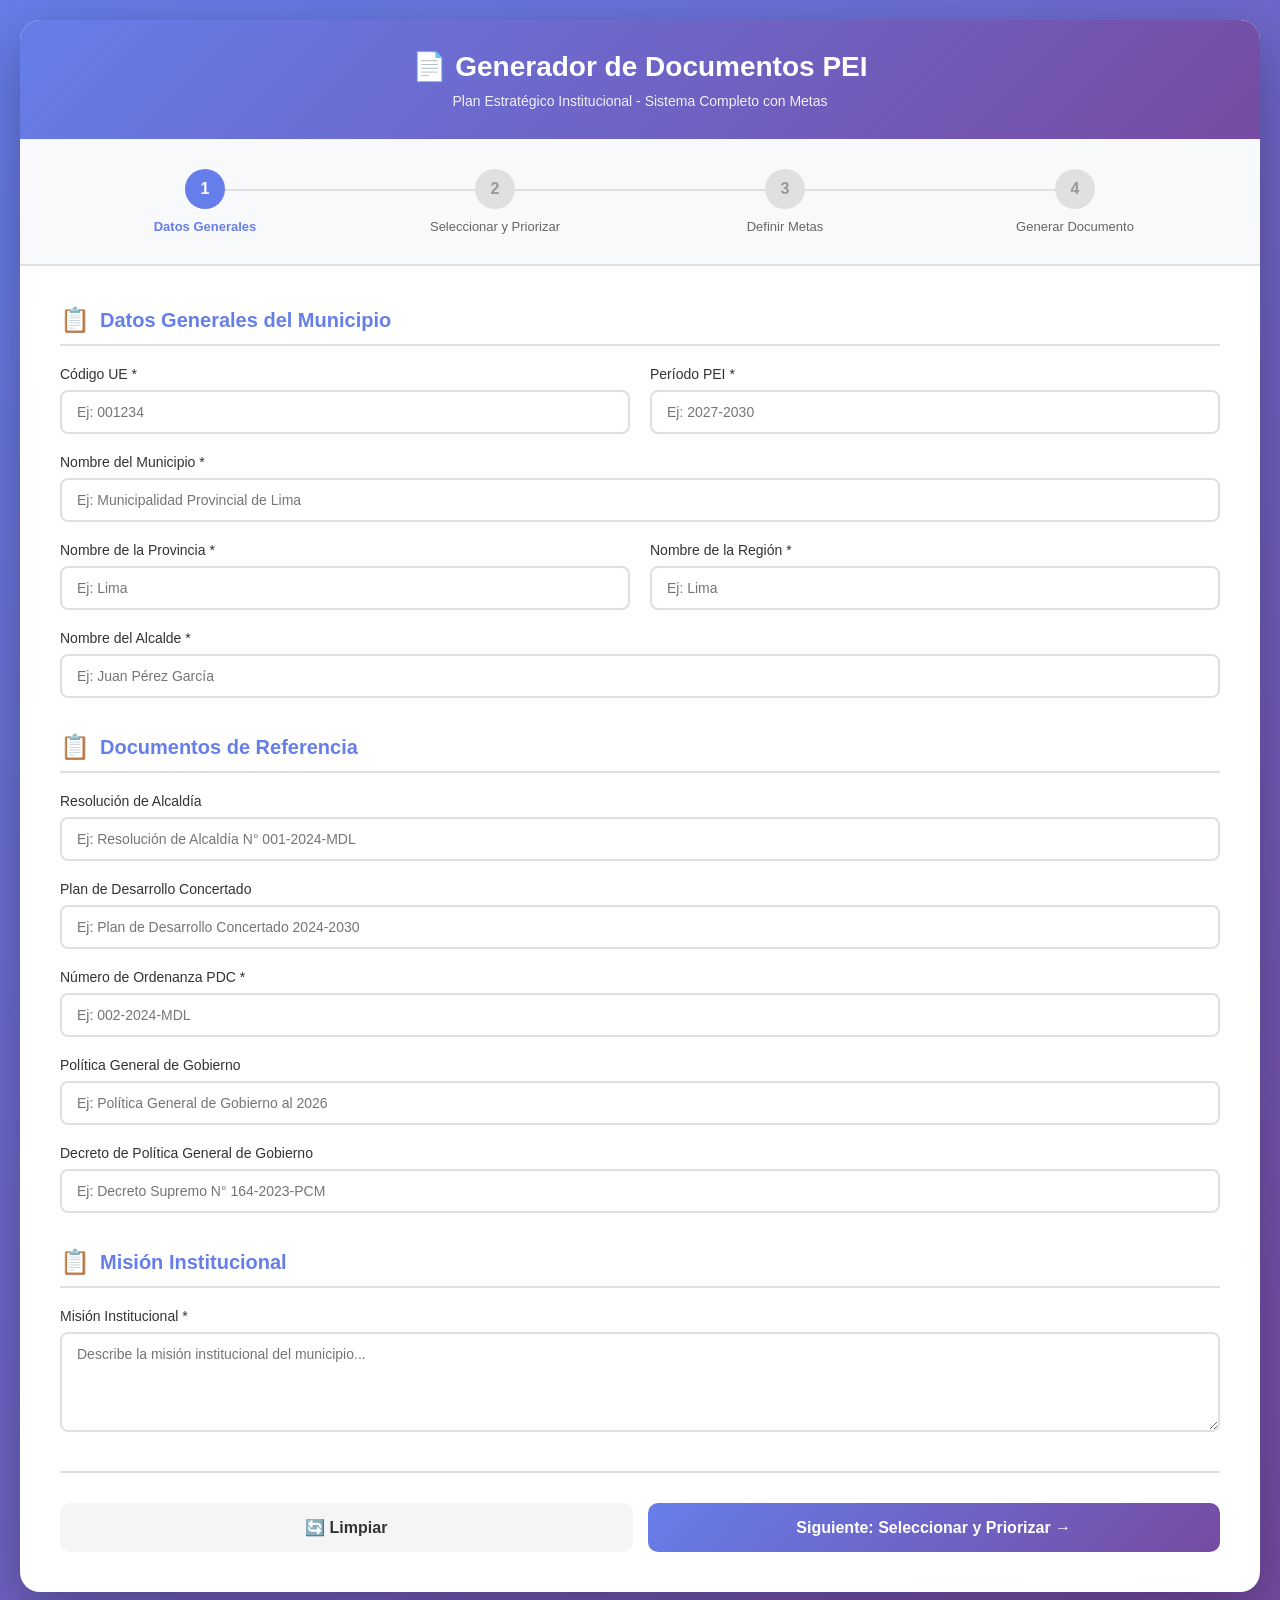
<file: index_fase4.html>
<!DOCTYPE html>
<html lang="es">
<head>
<meta charset="UTF-8">
<meta name="viewport" content="width=device-width, initial-scale=1.0">
<title>Generador de Documentos PEI - Sistema Completo</title>
<style>
/* ============================================
   GENERADOR PEI - ESTILOS COMPLETOS
   ============================================ */
*{margin:0;padding:0;box-sizing:border-box}
body{font-family:'Segoe UI',Tahoma,Geneva,Verdana,sans-serif;background:linear-gradient(135deg,#667eea 0%,#764ba2 100%);min-height:100vh;padding:20px}
.container{max-width:1400px;margin:0 auto;background:white;border-radius:20px;box-shadow:0 20px 60px rgba(0,0,0,.3);overflow:hidden}
.header{background:linear-gradient(135deg,#667eea 0%,#764ba2 100%);color:white;padding:30px;text-align:center}
.header h1{font-size:28px;margin-bottom:10px}
.header p{font-size:14px;opacity:.9}

/* PROGRESS */
.progress-steps{display:flex;justify-content:space-between;padding:30px 40px;background:#f8f9fa;border-bottom:2px solid #e0e0e0}
.step{flex:1;text-align:center;position:relative}
.step::after{content:'';position:absolute;top:20px;left:50%;width:100%;height:2px;background:#e0e0e0;z-index:0}
.step:last-child::after{display:none}
.step-number{width:40px;height:40px;border-radius:50%;background:#e0e0e0;color:#999;display:inline-flex;align-items:center;justify-content:center;font-weight:bold;position:relative;z-index:1;margin-bottom:10px}
.step.active .step-number{background:#667eea;color:white}
.step.completed .step-number{background:#28a745;color:white}
.step-label{font-size:13px;color:#666;font-weight:500}
.step.active .step-label{color:#667eea;font-weight:600}

/* FORM */
.form-container{padding:40px}
.form-step{display:none}
.form-step.active{display:block}
.section{margin-bottom:35px}
.section-title{color:#667eea;font-size:20px;font-weight:600;margin-bottom:20px;padding-bottom:10px;border-bottom:2px solid #e0e0e0;display:flex;align-items:center}
.section-title::before{content:"📋";margin-right:10px;font-size:24px}
.form-group{margin-bottom:20px}
label{display:block;color:#333;font-weight:500;margin-bottom:8px;font-size:14px}
input[type="text"],textarea{width:100%;padding:12px 15px;border:2px solid #e0e0e0;border-radius:8px;font-size:14px;font-family:inherit;transition:all .3s}
input[type="text"]:focus,textarea:focus{outline:none;border-color:#667eea;box-shadow:0 0 0 3px rgba(102,126,234,.1)}
textarea{min-height:100px;resize:vertical}
.two-column{display:grid;grid-template-columns:1fr 1fr;gap:20px}

/* SELECTION PASO 2 */
.selection-layout{display:grid;grid-template-columns:1fr 1fr;gap:30px;margin-top:20px}
.selection-panel{border:2px solid #e0e0e0;border-radius:12px;overflow:hidden}
.panel-title{background:linear-gradient(135deg,#667eea 0%,#764ba2 100%);color:white;padding:15px 20px;font-size:16px;font-weight:600;display:flex;align-items:center;gap:10px}
.panel-subtitle{padding:10px 15px;background:#f8f9fa;font-size:12px;color:#666;border-bottom:1px solid #e0e0e0}
.oei-grid{max-height:600px;overflow-y:auto;padding:15px}
.oei-card{border:2px solid #e0e0e0;border-radius:10px;margin-bottom:12px;overflow:hidden;transition:all .3s}
.oei-card.selected{border-color:#667eea;background:#f0f2ff}
.oei-header{display:flex;align-items:flex-start;gap:12px;padding:15px;cursor:pointer;user-select:none}
.oei-header:hover{background:rgba(102,126,234,.05)}
.oei-checkbox{width:18px;height:18px;margin-top:3px;cursor:pointer;flex-shrink:0}
.oei-info{flex:1}
.oei-code{font-weight:700;color:#667eea;font-size:13px;margin-bottom:3px}
.oei-title{font-size:14px;color:#333;line-height:1.4}
.oei-expand-icon{color:#999;font-size:12px;transition:transform .3s;padding-top:4px}
.oei-card.expanded .oei-expand-icon{transform:rotate(180deg)}
.oei-details{display:none;padding:15px;background:#fafafa;border-top:1px solid #e0e0e0}
.oei-card.expanded .oei-details{display:block}
.subsection-title{font-size:12px;font-weight:700;color:#764ba2;text-transform:uppercase;letter-spacing:.5px;margin-bottom:10px;margin-top:10px}
.indicator-item{display:flex;align-items:flex-start;gap:10px;padding:8px;border-radius:6px;margin-bottom:6px;transition:background .2s}
.indicator-item:hover{background:rgba(102,126,234,.07)}
.indicator-checkbox{width:16px;height:16px;margin-top:2px;cursor:pointer;flex-shrink:0}
.indicator-text{font-size:13px;color:#444;line-height:1.4;cursor:pointer}
.indicator-unit{display:inline-block;background:#e8eafd;color:#667eea;padding:2px 8px;border-radius:4px;font-size:11px;margin-left:6px;white-space:nowrap}
.aei-item{display:flex;align-items:flex-start;gap:10px;padding:10px;border-radius:8px;margin-bottom:8px;border:1px solid #e0e0e0;background:white;transition:all .2s}
.aei-item.selected{border-color:#764ba2;background:#f8f0ff}
.aei-checkbox{width:16px;height:16px;margin-top:3px;cursor:pointer;flex-shrink:0}
.aei-code{font-weight:600;color:#764ba2;font-size:12px;margin-bottom:3px}
.aei-details-panel{margin-top:10px;padding:10px;background:#f0e8ff;border-radius:6px;display:none}
.aei-item.selected .aei-details-panel{display:block}

/* PRIORITY PANEL */
.priority-list{max-height:600px;overflow-y:auto;padding:15px;min-height:200px}
.counter-badge{background:rgba(255,255,255,.3);color:white;padding:2px 10px;border-radius:12px;font-size:13px;font-weight:700}
.priority-item{border:2px solid #e0e0e0;border-radius:10px;padding:15px;margin-bottom:12px;background:white;position:relative;cursor:grab;transition:all .2s;user-select:none}
.priority-item:hover{border-color:#667eea;box-shadow:0 4px 15px rgba(102,126,234,.2)}
.priority-item.dragging{opacity:.5;border-style:dashed}
.priority-item.drag-over{border-color:#764ba2;border-style:dashed;background:#f8f0ff}
.priority-number{position:absolute;top:-10px;left:-10px;width:28px;height:28px;background:linear-gradient(135deg,#667eea,#764ba2);color:white;border-radius:50%;display:flex;align-items:center;justify-content:center;font-weight:700;font-size:13px;box-shadow:0 3px 8px rgba(102,126,234,.4)}
.remove-btn{position:absolute;top:8px;right:8px;background:#dc3545;color:white;border:none;width:22px;height:22px;border-radius:50%;cursor:pointer;font-size:12px;display:flex;align-items:center;justify-content:center;line-height:1}
.priority-header{display:flex;align-items:flex-start;gap:10px;margin-bottom:10px}
.drag-handle{color:#ccc;font-size:18px;cursor:grab;padding-top:2px;flex-shrink:0}
.priority-code{font-weight:700;color:#667eea;font-size:13px}
.priority-title{font-size:13px;color:#333;line-height:1.4;margin-top:3px}
.priority-stats{display:flex;gap:12px;margin-top:8px}
.priority-stat{font-size:11px;color:#666;background:#f0f0f0;padding:3px 8px;border-radius:4px}
.expand-aei-btn{background:#764ba2;color:white;border:none;padding:6px 12px;border-radius:5px;font-size:11px;cursor:pointer;transition:all .2s;width:100%}
.expand-aei-btn:hover{background:#5f3883}
.aei-priority-list{margin-top:10px;display:none}
.priority-item.expanded .aei-priority-list{display:block}
.aei-sortable{display:flex;flex-direction:column;gap:6px}
.aei-priority-item{display:flex;align-items:center;gap:8px;padding:8px 10px;border:1px solid #e0e0e0;border-radius:6px;background:white;cursor:grab;position:relative;transition:all .2s}
.aei-priority-item:hover{border-color:#764ba2;background:#f8f0ff}
.aei-priority-item.dragging{opacity:.5}
.aei-priority-number{min-width:22px;height:22px;background:linear-gradient(135deg,#764ba2,#9561e2);color:white;border-radius:50%;display:flex;align-items:center;justify-content:center;font-weight:700;font-size:11px}
.aei-priority-code{font-weight:600;color:#764ba2;font-size:12px;white-space:nowrap}
.aei-priority-title{font-size:11px;color:#555;line-height:1.3}
.empty-state{text-align:center;padding:40px 20px;color:#999}
.empty-state-icon{font-size:48px;margin-bottom:15px}
.empty-state-text{font-size:14px;line-height:1.6}

/* METAS PASO 3 */
.metas-container{display:grid;gap:25px}
.metas-oei-section{background:#f8f9fa;border-radius:12px;padding:20px;border:2px solid #e0e0e0}
.metas-oei-header{background:linear-gradient(135deg,#667eea 0%,#764ba2 100%);color:white;padding:15px 20px;border-radius:8px;margin-bottom:20px}
.metas-oei-priority{font-size:12px;opacity:.9;margin-bottom:5px}
.metas-oei-title{font-size:16px;font-weight:600}
.metas-indicadores-container{display:grid;gap:15px}
.metas-tipo-header{font-size:14px;font-weight:600;color:#667eea;margin:20px 0 15px;padding-bottom:8px;border-bottom:2px solid #e0e0e0}
.metas-aei-subtitle{font-size:13px;font-weight:600;color:#764ba2;margin:15px 0 10px;padding:8px 12px;background:white;border-radius:6px;border-left:3px solid #764ba2}
.meta-card{background:white;border:2px solid #e0e0e0;border-radius:10px;padding:20px;transition:all .3s}
.meta-card:hover{border-color:#667eea;box-shadow:0 4px 12px rgba(102,126,234,.15)}
.meta-header{display:flex;align-items:flex-start;gap:12px;margin-bottom:20px;padding-bottom:15px;border-bottom:1px solid #e0e0e0}
.meta-icon{font-size:24px}
.meta-info{flex:1}
.meta-nombre{font-size:14px;font-weight:500;color:#333;margin-bottom:5px;line-height:1.4}
.meta-unidad{font-size:12px;color:#666;background:#f0f0f0;display:inline-block;padding:3px 10px;border-radius:4px}
.meta-form-grid{display:grid;grid-template-columns:1fr 1fr;gap:15px;margin-bottom:20px}
.meta-años-grid{display:grid;grid-template-columns:repeat(auto-fit,minmax(120px,1fr));gap:12px}
.meta-field label{display:block;font-size:13px;font-weight:500;color:#555;margin-bottom:6px}
.meta-input{width:100%;padding:10px 12px;border:2px solid #e0e0e0;border-radius:6px;font-size:14px;transition:all .3s}
.meta-input:focus{outline:none;border-color:#667eea;box-shadow:0 0 0 3px rgba(102,126,234,.1)}
.meta-input.error{border-color:#dc3545}

/* BUTTONS */
.btn-container{display:flex;gap:15px;margin-top:30px;padding-top:30px;border-top:2px solid #e0e0e0}
.btn{flex:1;padding:15px 30px;border:none;border-radius:10px;font-size:16px;font-weight:600;cursor:pointer;transition:all .3s;display:flex;align-items:center;justify-content:center;gap:10px}
.btn-primary{background:linear-gradient(135deg,#667eea 0%,#764ba2 100%);color:white}
.btn-primary:hover{transform:translateY(-2px);box-shadow:0 10px 25px rgba(102,126,234,.4)}
.btn-secondary{background:#f5f5f5;color:#333}
.btn-secondary:hover{background:#e0e0e0}
.btn:disabled{opacity:.6;cursor:not-allowed;transform:none!important}

/* LOADING & MESSAGES */
.loading{display:none;text-align:center;padding:20px;color:#667eea}
.loading.active{display:block}
.spinner{border:4px solid #f3f3f3;border-top:4px solid #667eea;border-radius:50%;width:40px;height:40px;animation:spin 1s linear infinite;margin:0 auto 15px}
@keyframes spin{0%{transform:rotate(0deg)}100%{transform:rotate(360deg)}}
.message{padding:15px 20px;border-radius:8px;margin-top:20px;display:none}
.message.success{background:#d4edda;color:#155724;border:1px solid #c3e6cb;display:block}
.message.error{background:#f8d7da;color:#721c24;border:1px solid #f5c6cb;display:block}
.selection-alert{background:#fff3cd;border:1px solid #ffc107;color:#856404;padding:15px;border-radius:8px;margin-bottom:20px;display:none}
.selection-alert.show{display:block}
.help-text{font-size:13px;color:#666;margin-bottom:15px;padding:12px;background:#f8f9fa;border-radius:6px;border-left:3px solid #667eea;line-height:1.7}
.download-link{display:inline-block;background:#28a745;color:white;padding:10px 20px;border-radius:8px;text-decoration:none;font-weight:600;margin-top:10px}
.download-link:hover{background:#218838}

/* RESPONSIVE */
@media(max-width:1200px){.selection-layout{grid-template-columns:1fr}}
@media(max-width:768px){.two-column,.meta-form-grid{grid-template-columns:1fr}.form-container{padding:20px}.btn-container{flex-direction:column}.meta-años-grid{grid-template-columns:1fr 1fr}}
</style>
</head>
<body>
<div class="container">
  <div class="header">
    <h1>📄 Generador de Documentos PEI</h1>
    <p>Plan Estratégico Institucional - Sistema Completo con Metas</p>
  </div>

  <div class="progress-steps">
    <div class="step active" data-step="1"><div class="step-number">1</div><div class="step-label">Datos Generales</div></div>
    <div class="step" data-step="2"><div class="step-number">2</div><div class="step-label">Seleccionar y Priorizar</div></div>
    <div class="step" data-step="3"><div class="step-number">3</div><div class="step-label">Definir Metas</div></div>
    <div class="step" data-step="4"><div class="step-number">4</div><div class="step-label">Generar Documento</div></div>
  </div>

  <div class="form-container">
    <!-- PASO 1 -->
    <div class="form-step active" data-step="1">
      <div class="section">
        <h2 class="section-title">Datos Generales del Municipio</h2>
        <div class="two-column">
          <div class="form-group"><label>Código UE *</label><input type="text" id="codigo_ue" placeholder="Ej: 001234"></div>
          <div class="form-group"><label>Período PEI *</label><input type="text" id="periodo_pei" required placeholder="Ej: 2027-2030"></div>
        </div>
        <div class="form-group"><label>Nombre del Municipio *</label><input type="text" id="nombre_municipio" placeholder="Ej: Municipalidad Provincial de Lima"></div>
        <div class="two-column">
          <div class="form-group"><label>Nombre de la Provincia *</label><input type="text" id="nombre_provincia" placeholder="Ej: Lima"></div>
          <div class="form-group"><label>Nombre de la Región *</label><input type="text" id="nombre_region" placeholder="Ej: Lima"></div>
        </div>
        <div class="form-group"><label>Nombre del Alcalde *</label><input type="text" id="nombre_alcalde" placeholder="Ej: Juan Pérez García"></div>
      </div>
      <div class="section">
        <h2 class="section-title">Documentos de Referencia</h2>
        <div class="form-group"><label>Resolución de Alcaldía</label><input type="text" id="resolucion_alcaldia" placeholder="Ej: Resolución de Alcaldía N° 001-2024-MDL"></div>
        <div class="form-group"><label>Plan de Desarrollo Concertado</label><input type="text" id="plan_desarrollo_concertado" placeholder="Ej: Plan de Desarrollo Concertado 2024-2030"></div>
        <div class="form-group"><label>Número de Ordenanza PDC *</label><input type="text" id="ordenanza_pdc" required placeholder="Ej: 002-2024-MDL"></div>
        <div class="form-group"><label>Política General de Gobierno</label><input type="text" id="politica_general_gobierno" placeholder="Ej: Política General de Gobierno al 2026"></div>
        <div class="form-group"><label>Decreto de Política General de Gobierno</label><input type="text" id="decreto_politica_general_gobierno" placeholder="Ej: Decreto Supremo N° 164-2023-PCM"></div>
      </div>
      <div class="section">
        <h2 class="section-title">Misión Institucional</h2>
        <div class="form-group"><label>Misión Institucional *</label><textarea id="mision_institucional" placeholder="Describe la misión institucional del municipio..."></textarea></div>
      </div>
      <div class="btn-container">
        <button type="button" class="btn btn-secondary" onclick="limpiarFormulario()">🔄 Limpiar</button>
        <button type="button" class="btn btn-primary" onclick="irPaso1a2()">Siguiente: Seleccionar y Priorizar →</button>
      </div>
    </div>

    <!-- PASO 2 -->
    <div class="form-step" data-step="2">
      <div class="section">
        <h2 class="section-title">Selección y Priorización de OEI/AEI</h2>
        <div class="help-text">
          <strong>📌 Instrucciones:</strong><br>
          <strong>Panel Izquierdo:</strong> Selecciona los OEI, sus indicadores y AEI<br>
          <strong>Panel Derecho:</strong> Arrastra y suelta los OEI para priorizarlos (1 = mayor prioridad)<br>
          • Haz clic en "Ver AEI" para priorizar las AEI dentro de cada OEI
        </div>
        <div class="selection-alert" id="selectionAlert">⚠️ Debes seleccionar al menos 1 OEI con sus indicadores y AEI antes de continuar.</div>
        <div class="selection-layout">
          <div class="selection-panel">
            <div class="panel-title">📋 Seleccionar OEI/AEI</div>
            <div class="panel-subtitle">Marca los OEI, indicadores y AEI que aplicarán a tu municipio</div>
            <div id="oeiContainer" class="oei-grid"><div class="empty-state"><div class="spinner"></div><p>Cargando...</p></div></div>
          </div>
          <div class="selection-panel">
            <div class="panel-title">🎯 Priorizar OEI <span class="counter-badge" id="priorityCount">0</span></div>
            <div class="panel-subtitle">Arrastra los OEI para ordenarlos según prioridad (1 = más importante)</div>
            <div id="priorityContainer" class="priority-list">
              <div class="empty-state"><div class="empty-state-icon">📦</div><div class="empty-state-text">Los OEI que selecciones aparecerán aquí.</div></div>
            </div>
          </div>
        </div>
      </div>
      <div class="btn-container">
        <button type="button" class="btn btn-secondary" onclick="irPaso(1)">← Volver a Datos Generales</button>
        <button type="button" class="btn btn-primary" onclick="validarYContinuarAMetas()">Siguiente: Definir Metas →</button>
      </div>
    </div>

    <!-- PASO 3 -->
    <div class="form-step" data-step="3">
      <div class="section">
        <h2 class="section-title">Definición de Metas Anuales</h2>
        <div class="help-text">
          <strong>🎯 Instrucciones:</strong><br>
          • Define las metas para cada indicador seleccionado<br>
          • <strong>Año base:</strong> Año de referencia (ej: 2026) &nbsp;•&nbsp; <strong>Valor base:</strong> Valor actual del indicador<br>
          • <strong>Metas anuales:</strong> Valores objetivo para cada año del período PEI
        </div>
        <div class="selection-alert" id="metasAlert">⚠️ Por favor, completa todos los campos de metas antes de continuar.</div>
        <div id="metasContainer" class="metas-container"></div>
      </div>
      <div class="btn-container">
        <button type="button" class="btn btn-secondary" onclick="irPaso(2)">← Volver a Selección/Priorización</button>
        <button type="button" class="btn btn-primary" onclick="validarMetasYContinuar()">Siguiente: Generar Documento →</button>
      </div>
    </div>

    <!-- PASO 4 -->
    <div class="form-step" data-step="4">
      <div class="section">
        <h2 class="section-title">Generar Documento PEI</h2>
        <div class="help-text">
          <strong>📄 Resumen de tu PEI:</strong><br>
          • <span id="resumenOEI">0 OEI seleccionados</span><br>
          • <span id="resumenAEI">0 AEI seleccionadas</span><br>
          • <span id="resumenIndicadores">0 indicadores totales</span><br>
          • <span id="resumenMetas">0 indicadores con metas definidas</span>
        </div>
        <div id="instruccionesServidor" style="margin-top:20px;padding:15px;background:#d4edda;border:1px solid #c3e6cb;border-radius:8px;font-size:13px;line-height:1.7;color:#155724">
          <strong>✅ Servidor activo en localhost:8000</strong><br>
          Haz clic en "Generar Documento Word" para crear el archivo .docx en tu carpeta del proyecto.
        </div>
      </div>
      <div class="btn-container">
        <button type="button" class="btn btn-secondary" onclick="irPaso(3)">← Volver a Metas</button>
        <button type="button" class="btn btn-primary" id="btnGenerar" onclick="generarDocumento()">✨ Generar Documento Word</button>
      </div>
      <div id="message" class="message"></div>
    </div>
  </div>
</div>

<script>
// ============================================
// MATRIZ ESTÁNDAR EMBEBIDA (sin fetch)
// ============================================
const MATRIZ_ESTANDAR = {"oei":[{"codigo":"OEI.01","denominacion":"Promover el ordenamiento territorial en beneficio de población local","indicadores":[{"nombre":"Porcentaje de la población local que reside en zonas que cumplen con los instrumentos técnicos sustentatorios para el ordenamiento territorial","unidad":"Porcentaje"}],"aei":[{"codigo":"AEI.01.01","denominacion":"Instrumentos de planificación territorial implementados en beneficio de la población local","indicadores":[{"nombre":"Número de instrumentos de planificación territorial implementados en la localidad","unidad":"Número"}]},{"codigo":"AEI.01.02","denominacion":"Saneamiento físico-legal efectivo para la población en situación de informalidad o sin título de propiedad en la localidad","indicadores":[{"nombre":"Porcentaje de predios de la localidad con saneamiento físico - legal","unidad":"Porcentaje"}]},{"codigo":"AEI.01.03","denominacion":"Espacios públicos en condiciones operativas adecuadas en beneficio de la población local","indicadores":[{"nombre":"Porcentaje de espacios públicos en condiciones adecuadas","unidad":"Porcentaje"}]},{"codigo":"AEI.01.04","denominacion":"Catastro actualizado en beneficio de la población local","indicadores":[{"nombre":"Porcentaje de unidades catastrales actualizadas","unidad":"Porcentaje"}]},{"codigo":"AEI.01.05","denominacion":"Fiscalización de habilitaciones urbanas y edificaciones de manera integral, dirigidos a personas naturales y jurídicas que ejecutan obras en la localidad","indicadores":[{"nombre":"Número de fiscalizaciones en habilitaciones urbanas y edificaciones realizadas de manera efectiva","unidad":"Número"}]}]},{"codigo":"OEI.02","denominacion":"Fortalecer el acceso a la atención primaria de salud preventiva de la población local","indicadores":[{"nombre":"Porcentaje de personas satisfechas con las campañas y actividades de promoción de salud realizadas por la municipalidad","unidad":"Porcentaje"}],"aei":[{"codigo":"AEI.02.01","denominacion":"Construcción; equipamiento y mantenimiento de los establecimientos de salud adecuados en beneficio de la salud de la población local","indicadores":[{"nombre":"Porcentaje de establecimientos médicos bajo responsabilidad municipal en condiciones operativas y de infraestructura adecuadas","unidad":"Porcentaje"},{"nombre":"Porcentaje de inversiones en infraestructura culminadas para la mejora/construcción de establecimientos de salud bajo administración municipal","unidad":"Porcentaje"}]},{"codigo":"AEI.02.02","denominacion":"Campañas de medicina preventiva, primeros auxilios, educación sanitaria y profilaxis ejecutadas en beneficio de la población local","indicadores":[{"nombre":"Porcentaje de campañas médicas municipales ejecutadas en la localidad","unidad":"Porcentaje"}]},{"codigo":"AEI.02.03","denominacion":"Campañas de control de epidemias y sanidad animal ejecutadas dirigidas a productores pecuarios, comunidades rurales o ámbitos urbanos de la localidad","indicadores":[{"nombre":"Porcentaje de campañas municipales de control de epidemias y sanidad animal ejecutadas","unidad":"Porcentaje"}]}]},{"codigo":"OEI.03","denominacion":"Promover el acceso a servicios educativos, deportivos y recreacionales con enfoque intercultural e inclusivo para la población local","indicadores":[{"nombre":"Porcentaje de participantes satisfechos con los programas educativos organizados por la municipalidad","unidad":"Porcentaje"}],"aei":[{"codigo":"AEI.03.01","denominacion":"Talleres de la lectura, escritura, ciencias y arte implementados en espacios educativos y culturales en beneficio de la población local","indicadores":[{"nombre":"Número de actividades culturales bajo responsabilidad municipal ejecutadas","unidad":"Número"}]},{"codigo":"AEI.03.02","denominacion":"Programa deportivo y recreacional municipal accesible para la niñez, juventud y vecindario en general de la localidad","indicadores":[{"nombre":"Porcentaje de sesiones del programa deportivo municipal realizadas","unidad":"Porcentaje"}]},{"codigo":"AEI.03.03","denominacion":"Construcción, equipamiento y mantenimiento de los locales educativos, adecuados en beneficio de la población estudiantil de la localidad","indicadores":[{"nombre":"Porcentaje de inversiones en infraestructura culminadas para la mejora/construcción de establecimientos educativos","unidad":"Porcentaje"}]}]},{"codigo":"OEI.04","denominacion":"Promover condiciones ambientales saludables y sostenibles para la población local","indicadores":[{"nombre":"Porcentaje de ciudadanos satisfechos con el servicio de recojo de residuos sólidos","unidad":"Porcentaje"},{"nombre":"Porcentaje de zonas de la localidad donde se han reducido puntos críticos de contaminación","unidad":"Porcentaje"}],"aei":[{"codigo":"AEI.04.01","denominacion":"Acciones de conservación de recursos forestales y de fauna silvestre ejecutadas, dirigidas a comunidades, productores u organizaciones locales","indicadores":[{"nombre":"Número de acciones de conservación ambiental ejecutadas por la municipalidad","unidad":"Número"}]},{"codigo":"AEI.04.02","denominacion":"Gestión de los residuos sólidos de manera integral en beneficio de la población local","indicadores":[{"nombre":"Promedio de días por semana del servicio de recojo de residuos sólidos","unidad":"Promedio"},{"nombre":"Porcentaje de toneladas de residuos sólidos no reutilizables dispuestos adecuadamente en infraestructuras de residuos sólidos","unidad":"Porcentaje"},{"nombre":"Número de toneladas de residuos sólidos no reutilizables dispuestos oportunamente en una zona de disposición final.","unidad":"Número"},{"nombre":"Número de toneladas anuales de residuos sólidos inorgánicos recuperados segregados en la fuente.","unidad":"Número"},{"nombre":"Número de toneladas anuales de residuos sólidos orgánicos recuperados segregados en la fuente.","unidad":"Número"}]},{"codigo":"AEI.04.03","denominacion":"Programa Municipal de Educación, Cultura y Ciudadanía Ambiental EDUCCA implementado en beneficio de la población local","indicadores":[{"nombre":"Número de actividades realizadas para la promoción de la conciencia ambiental del programa EDUCCA","unidad":"Número"}]},{"codigo":"AEI.04.04","denominacion":"Fiscalización de emisión de humos, gases, ruido y otros contaminantes de la atmósfera y el ambiente, de manera oportuna a personas naturales y jurídicas que desarrollan actividades generadoras de emisiones contaminantes en la localidad","indicadores":[{"nombre":"Número de fiscalizaciones ambientales en la localidad","unidad":"Número"}]},{"codigo":"AEI.04.05","denominacion":"Áreas verdes de uso público en condiciones adecuadas para el disfrute de la población local","indicadores":[{"nombre":"Porcentaje de áreas verdes en espacios públicos municipales en condiciones adecuadas","unidad":"Porcentaje"}]},{"codigo":"AEI.04.06","denominacion":"Zonificación Ecológica Económica (ZEE) implementada en beneficio de los tomadores de decisiones y la ciudadanía","indicadores":[{"nombre":"Porcentaje de zonas productivas con uso adecuado de acuerdo a la Zonificación Ecológica Económica","unidad":"Porcentaje"}]},{"codigo":"AEI.04.07","denominacion":"Acciones municipales para la protección y conservación sostenible de fuentes de agua en beneficio de la población local","indicadores":[{"nombre":"Número de acciones municipales para la protección de fuentes de agua en la localidad","unidad":"Número"}]}]},{"codigo":"OEI.05","denominacion":"Reducir la exposición al riesgo de desastres de origen natural o antrópico de la población local","indicadores":[{"nombre":"Porcentaje de zonas de la localidad con factores de riesgo de desastres eliminados o minimizados","unidad":"Porcentaje"}],"aei":[{"codigo":"AEI.05.01","denominacion":"Instrumentos de estimación del riesgo de desastres implementados para la protección de la población y el territorio local","indicadores":[{"nombre":"Número de instrumentos para la estimación del riesgo de desastres implementados en la localidad","unidad":"Número"}]},{"codigo":"AEI.05.02","denominacion":"Asistencia técnica en gestión de riesgos de desastres permanentes para la población local","indicadores":[{"nombre":"Número de asistencias técnicas en GRD realizadas en zonas vulnerables en la localidad","unidad":"Número"}]},{"codigo":"AEI.05.03","denominacion":"Sistema de alerta temprana implementado en beneficio de la población local","indicadores":[{"nombre":"Número de mecanismos de vigilancia operativos para la comunicación de alertas tempranas en la localidad","unidad":"Número"}]},{"codigo":"AEI.05.04","denominacion":"Información de emergencias, peligros y desastres oportuna para los tomadores de decisiones del sistema.","indicadores":[{"nombre":"Número de herramientas de comunicación efectivamente entregadas a los tomadores de decisiones y ciudadanía sobre peligros, emergencias y desastres","unidad":"Número"}]},{"codigo":"AEI.05.05","denominacion":"Atención frente a emergencias y desastres oportuna a la población damnificada y afectada en la localidad","indicadores":[{"nombre":"Número de atenciones integrales a damnificados de emergencias y desastres","unidad":"Número"}]},{"codigo":"AEI.05.06","denominacion":"Rehabilitación de servicios públicos básicos, infraestructura y medios de vida oportunos en beneficio de la población local","indicadores":[{"nombre":"Porcentaje de servicios públicos municipales interrumpidos por emergencias y desastres restaurados de manera oportuna","unidad":"Porcentaje"}]},{"codigo":"AEI.05.07","denominacion":"Reconstrucción física, económica y social con enfoque de derechos humanos en beneficio de la población local","indicadores":[{"nombre":"Porcentaje de inversiones municipales en infraestructura culminadas para la reconstrucción en la localidad","unidad":"Porcentaje"}]},{"codigo":"AEI.05.08","denominacion":"Infraestructura para la prevención y mitigación de riesgos de desastres adecuada en la localidad.","indicadores":[{"nombre":"Porcentaje de PIPs de GRD del banco de proyectos de la municipalidad","unidad":"Porcentaje"}]}]},{"codigo":"OEI.06","denominacion":"Mejorar el acceso a servicios de protección social y defensa de derechos de la población en situación de vulnerabilidad de la localidad","indicadores":[{"nombre":"Porcentaje de la población en situación de vulnerabilidad atendida por programas sociales municipales","unidad":"Porcentaje"}],"aei":[{"codigo":"AEI.06.01","denominacion":"Servicios de registro civil oportunos para la población local","indicadores":[{"nombre":"Porcentaje de atenciones de registro civil oportunas en la localidad","unidad":"Porcentaje"}]},{"codigo":"AEI.06.02","denominacion":"Programas de apoyo social ejecutados en beneficio de la población en situación de vulnerabilidad en la localidad","indicadores":[{"nombre":"Número de atenciones en los programas municipales de apoyo social en la localidad","unidad":"Número"}]},{"codigo":"AEI.06.03","denominacion":"Registro para la atención de programas de reparaciones, de forma oportuna para las víctimas y familiares de violencia en la localidad","indicadores":[{"nombre":"Número de registros efectivos para la atención de programas de reparaciones para las víctimas y familiares de violencia en la localidad","unidad":"Número"}]},{"codigo":"AEI.06.04","denominacion":"Servicio de defensa y promoción de derechos de manera permanente en beneficio de la población en situación de vulnerabilidad de la localidad","indicadores":[{"nombre":"Número de casos atendidos por el servicio social municipal para la defensa y promoción de derechos","unidad":"Número"}]},{"codigo":"AEI.06.05","denominacion":"Empadronamiento socioeconómico oportuno de hogares en situación de pobreza o vulnerabilidad en la localidad","indicadores":[{"nombre":"Número de registros actualizados en el Sistema de Focalización de Hogares (SISFOH)","unidad":"Número"}]}]},{"codigo":"OEI.07","denominacion":"Fortalecer la prevención y disuasión del delito y violencia en beneficio de la población local","indicadores":[{"nombre":"Porcentaje de zonas con alta incidencia delictiva con servicio de patrullaje integrado","unidad":"Porcentaje"},{"nombre":"Tasa de denuncias por comisión de delitos por 10 000 habitantes","unidad":"Tasa"}],"aei":[{"codigo":"AEI.07.01","denominacion":"Seguridad ciudadana comunitaria operativa para la protección de la población local","indicadores":[{"nombre":"Porcentaje de rondas ciudadanas de seguridad con equipamiento adecuado","unidad":"Porcentaje"}]},{"codigo":"AEI.07.02","denominacion":"Patrullaje municipal efectivo en beneficio de la población local","indicadores":[{"nombre":"Promedio semanal de jornadas de patrullaje integrado por zona en la localidad","unidad":"Promedio"}]},{"codigo":"AEI.07.03","denominacion":"Sistema de videovigilancia operativo para la protección y seguridad de la población local","indicadores":[{"nombre":"Porcentaje de cámaras de videovigilancia operativas en la localidad","unidad":"Porcentaje"}]}]},{"codigo":"OEI.08","denominacion":"Garantizar la provisión de los servicios de agua potable y saneamiento en beneficio de la población local","indicadores":[{"nombre":"Porcentaje de viviendas con servicio de agua potable y alcantarillado","unidad":"Porcentaje"},{"nombre":"Porcentaje de viviendas en zona urbana con servicio de agua potable y/o alcantarillado","unidad":"Porcentaje"},{"nombre":"Porcentaje de viviendas en zona rural con servicio de agua potable y/o alcantarillado","unidad":"Porcentaje"}],"aei":[{"codigo":"AEI.08.01","denominacion":"Asistencia técnica en sostenibilidad de los servicios de agua potable y saneamiento de manera continua a la(s) Junta(s) Administradoras de Servicios de Saneamiento de la localidad","indicadores":[{"nombre":"Número de asistencias técnicas a las Juntas Administradoras de Servicios de Saneamiento (JASS)","unidad":"Número"}]},{"codigo":"AEI.08.02","denominacion":"Servicio de agua potable de calidad para la población local","indicadores":[{"nombre":"Promedio diario de horas de servicio de agua potable en la localidad","unidad":"Promedio"},{"nombre":"Porcentaje de conexiones de agua que cumplen con presencia de cloro residual libre mayor o igual a 0.5 mg/L","unidad":"Porcentaje"},{"nombre":"Número de conexiones nuevas de agua potable instaladas en la localidad","unidad":"Número"}]},{"codigo":"AEI.08.03","denominacion":"Servicio de alcantarillado sanitario y tratamiento de aguas residuales eficiente para la población local","indicadores":[{"nombre":"Porcentaje de estaciones de bombeo en condiciones operativas adecuadas","unidad":"Porcentaje"},{"nombre":"Número de mantenimientos realizados a las conexiones domiciliarias de alcantarillado","unidad":"Número"},{"nombre":"Número de conexiones nuevas de alcantarillado instaladas en la localidad","unidad":"Número"}]}]},{"codigo":"OEI.09","denominacion":"Impulsar el crecimiento de la actividad empresarial, de emprendimientos y MYPES en la localidad","indicadores":[{"nombre":"Porcentaje de micro y pequeñas empresas que operan con licencias municipales adecuadas","unidad":"Porcentaje"},{"nombre":"Número de establecimientos comerciales que operan con licencias municipales adecuadas","unidad":"Número"}],"aei":[{"codigo":"AEI.09.01","denominacion":"Fiscalización y control del cumplimiento normativo permanente a los agentes económicos de la localidad","indicadores":[{"nombre":"Número de fiscalizaciones de licencias de funcionamiento realizadas de manera efectiva a micro y pequeñas empresas","unidad":"Número"}]},{"codigo":"AEI.09.02","denominacion":"Eventos turísticos vinculados al patrimonio cultural y natural con enfoque sostenible, dirigidos a emprendedores, asociaciones y otros actores del turismo y la cultura de la localidad","indicadores":[{"nombre":"Número de eventos de promoción turística realizados por la municipalidad","unidad":"Número"}]},{"codigo":"AEI.09.03","denominacion":"Asistencia técnica en actividades económicas locales especializada dirigida a los agentes económicos de la localidad","indicadores":[{"nombre":"Número de asistencias técnicas para el fortalecimiento empresarial a micro y pequeños empresarios de la localidad","unidad":"Número"}]},{"codigo":"AEI.09.04","denominacion":"Campañas de promoción de la formalización de micro y pequeñas empresas accesibles para la población local","indicadores":[{"nombre":"Número de campañas implementadas para la formalización de micro y pequeñas empresas","unidad":"Número"}]},{"codigo":"AEI.09.05","denominacion":"Eventos de articulación comercial y consumo de productos locales organizados con enfoque sostenible para agentes comerciales en la localidad","indicadores":[{"nombre":"Número de eventos para la promoción de la comercialización y consumo de productos locales organizados por la municipalidad","unidad":"Número"}]},{"codigo":"AEI.09.06","denominacion":"Construcción, equipamiento y mantenimiento de infraestructura productiva adecuada y disponible para los productores agropecuarios y pequeños empresarios locales","indicadores":[{"nombre":"Número de infraestructuras productivas construidas para productores agropecuarios y pequeños empresarios.","unidad":"Número"},{"nombre":"Número de equipos para las infraestructuras productivas efectivamente entregadas","unidad":"Número"},{"nombre":"Número de servicios de mantenimiento realizados a la infraestructura productiva efectivamente realizados","unidad":"Número"}]}]},{"codigo":"OEI.10","denominacion":"Mejorar el servicio de transporte y transitabilidad en beneficio de la población local","indicadores":[{"nombre":"Porcentaje de puntos críticos de tránsito en vías locales atendidos y mitigados","unidad":"Porcentaje"}],"aei":[{"codigo":"AEI.10.01","denominacion":"Sistema de señalización de tránsito con mantenimiento adecuado en beneficio de la población de la localidad","indicadores":[{"nombre":"Porcentaje de vías locales con señalización adecuada","unidad":"Porcentaje"}]},{"codigo":"AEI.10.02","denominacion":"Capacitación en materia de educación vial oportuna dirigida a la población local","indicadores":[{"nombre":"Número de eventos educativos realizados para la promoción de la educación vial","unidad":"Número"}]},{"codigo":"AEI.10.03","denominacion":"Mantenimiento permanente de la infraestructura vial urbano o rural en beneficio de la población local","indicadores":[{"nombre":"Porcentaje de caminos vecinales en condiciones de transitabilidad","unidad":"Porcentaje"},{"nombre":"Porcentaje de km de la red vial urbana en buen estado","unidad":"Porcentaje"},{"nombre":"Porcentaje de km de la red vial rural en buen estado","unidad":"Porcentaje"}]},{"codigo":"AEI.10.04","denominacion":"Supervisión y control del transporte público con eficiencia y cumplimiento normativo a los operadores de transporte local","indicadores":[{"nombre":"Número de fiscalizaciones a empresas prestadoras del servicio de transporte público en la localidad","unidad":"Número"}]}]},{"codigo":"OEI.11","denominacion":"Modernizar la Gestión Institucional","indicadores":[{"nombre":"Porcentaje de ciudadanos satisfechos con la gestión institucional de la municipalidad","unidad":"Porcentaje"}],"aei":[{"codigo":"AEI.11.01","denominacion":"Capacitación para el desarrollo de competencias o conocimientos ejecutada en beneficio del personal de la municipalidad.","indicadores":[{"nombre":"Porcentaje de acciones de capacitación ejecutadas en el marco del PDP","unidad":"Porcentaje"}]},{"codigo":"AEI.11.02","denominacion":"Iniciativas de gobierno abierto implementado en la municipalidad","indicadores":[{"nombre":"Porcentaje de actas y acuerdos municipales difundidos en redes sociales y portales web municipales","unidad":"Porcentaje"}]},{"codigo":"AEI.11.03","denominacion":"Servicios administrativos implementados eficientemente en la municipalidad","indicadores":[{"nombre":"Porcentaje de expedientes recibidos por mesa de partes atendidos de manera oportuna","unidad":"Porcentaje"}]},{"codigo":"AEI.11.04","denominacion":"Recaudación tributaria efectiva en la municipalidad","indicadores":[{"nombre":"Número de campañas municipales para fortalecer la recaudación tributaria en la localidad","unidad":"Número"}]},{"codigo":"AEI.11.05","denominacion":"Instrumentos de gestión implementados en la municipalidad","indicadores":[{"nombre":"Porcentaje de instrumentos de gestión actualizados","unidad":"Porcentaje"}]},{"codigo":"AEI.11.06","denominacion":"Gobierno digital implementado en los procesos y servicios de la municipalidad","indicadores":[{"nombre":"Porcentaje de servicios administrativos municipales digitalizados","unidad":"Porcentaje"}]}]}]};

// ============================================
// ESTADO DE LA APP (en memoria, sin almacenamiento externo)
// ============================================
const appState = {
  datos: {},
  metas: {},
  periodo_pei: null,
  selecciones: { oei: [], indicadoresOEI: [], aei: [], indicadoresAEI: [] },
  prioridades: { oei: [], aei: {} }
};

let pasoActual = 1;
let draggedElement = null;
let draggedAEIElement = null;

function agregarSeleccion(lista, id) {
  if (!lista.includes(id)) lista.push(id);
}

function obtenerCodigosAEIPorOEI(codigoOEI) {
  const oei = MATRIZ_ESTANDAR.oei.find(item => item.codigo === codigoOEI);
  return oei ? oei.aei.map(aei => aei.codigo) : [];
}

function quitarMetasPorPrefijo(prefijo) {
  Object.keys(appState.metas).forEach(id => {
    if (id.startsWith(prefijo)) delete appState.metas[id];
  });
}

function quitarAEISeleccion(codigoOEI, codigoAEI) {
  const aeiId = `aei-${codigoAEI}`;
  appState.selecciones.aei = appState.selecciones.aei.filter(id => id !== aeiId);
  appState.selecciones.indicadoresAEI = appState.selecciones.indicadoresAEI
    .filter(id => !id.startsWith(`ind-aei-${codigoAEI}-`));
  appState.prioridades.aei[codigoOEI] = (appState.prioridades.aei[codigoOEI] || [])
    .filter(codigo => codigo !== codigoAEI);
  quitarMetasPorPrefijo(`ind-aei-${codigoAEI}-`);
}

function quitarOEISeleccion(codigoOEI) {
  const oeiId = `oei-${codigoOEI}`;
  const aeiCodes = obtenerCodigosAEIPorOEI(codigoOEI);
  const aeiIds = new Set(aeiCodes.map(codigo => `aei-${codigo}`));
  appState.selecciones.oei = appState.selecciones.oei.filter(id => id !== oeiId);
  appState.selecciones.aei = appState.selecciones.aei.filter(id => !aeiIds.has(id));
  appState.selecciones.indicadoresOEI = appState.selecciones.indicadoresOEI
    .filter(id => !id.startsWith(`ind-oei-${codigoOEI}-`));
  appState.selecciones.indicadoresAEI = appState.selecciones.indicadoresAEI
    .filter(id => !aeiCodes.some(codigo => id.startsWith(`ind-aei-${codigo}-`)));
  quitarMetasPorPrefijo(`ind-oei-${codigoOEI}-`);
  aeiCodes.forEach(codigo => quitarMetasPorPrefijo(`ind-aei-${codigo}-`));
}

function valoresUnicosValidos(valores, validos) {
  if (!Array.isArray(valores)) return [];
  return [...new Set(valores.filter(id => typeof id === 'string' && validos.has(id)))];
}

function extraerAniosPeriodo(periodo) {
  const match = String(periodo || '').match(/^\s*(\d{4})\s*[-–—]\s*(\d{4})\s*$/);
  if (!match) return [];
  const inicio = Number(match[1]);
  const fin = Number(match[2]);
  if (inicio > fin) return [];
  return Array.from({ length: fin - inicio + 1 }, (_, index) => inicio + index);
}

function obtenerPeriodoPei() {
  return document.getElementById('periodo_pei')?.value.trim() || '';
}

function sincronizarPeriodo() {
  const periodo = obtenerPeriodoPei();
  if (appState.periodo_pei !== null && appState.periodo_pei !== periodo) {
    appState.metas = {};
  }
  appState.periodo_pei = periodo;
  return extraerAniosPeriodo(periodo);
}

function filtrarMetas(metas, anios, indicadoresSeleccionados) {
  const allowedFields = new Set(['año_base', 'anio_base', 'valor_base']);
  anios.forEach(year => allowedFields.add(`meta_${year}`));
  const clean = {};
  if (!metas || typeof metas !== 'object' || Array.isArray(metas)) return clean;
  Object.entries(metas).forEach(([id, value]) => {
    if (!indicadoresSeleccionados.has(id) || !value || typeof value !== 'object' || Array.isArray(value)) return;
    clean[id] = Object.fromEntries(
      Object.entries(value)
        .filter(([field]) => allowedFields.has(field))
        .map(([field, fieldValue]) => [field, normalizarValorMeta(field, fieldValue)])
    );
  });
  return clean;
}

function normalizarEstadoGuardado(data) {
  const saved = data && typeof data === 'object' ? data : {};
  const rawSelecciones = saved.selecciones && typeof saved.selecciones === 'object' ? saved.selecciones : {};
  const oeiIds = new Set(MATRIZ_ESTANDAR.oei.map(oei => `oei-${oei.codigo}`));
  const aeiIds = new Set();
  const indicadoresOEI = new Set();
  const indicadoresAEI = new Set();
  const indicadorAEIPadre = new Map();
  const aeiPadre = new Map();

  MATRIZ_ESTANDAR.oei.forEach(oei => {
    oei.indicadores.forEach((_, index) => indicadoresOEI.add(`ind-oei-${oei.codigo}-${index}`));
    oei.aei.forEach(aei => {
      const aeiId = `aei-${aei.codigo}`;
      aeiIds.add(aeiId);
      aeiPadre.set(aeiId, oei.codigo);
      aei.indicadores.forEach((_, index) => {
        const id = `ind-aei-${aei.codigo}-${index}`;
        indicadoresAEI.add(id);
        indicadorAEIPadre.set(id, aeiId);
      });
    });
  });

  const selecciones = {
    oei: valoresUnicosValidos(rawSelecciones.oei, oeiIds),
    indicadoresOEI: valoresUnicosValidos(rawSelecciones.indicadoresOEI, indicadoresOEI),
    aei: valoresUnicosValidos(rawSelecciones.aei, aeiIds),
    indicadoresAEI: valoresUnicosValidos(rawSelecciones.indicadoresAEI, indicadoresAEI)
  };

  selecciones.aei.forEach(id => {
    const codigoOEI = aeiPadre.get(id);
    if (codigoOEI) agregarSeleccion(selecciones.oei, `oei-${codigoOEI}`);
  });
  selecciones.indicadoresOEI.forEach(id => {
    const codigoOEI = id.match(/^ind-oei-(OEI\.\d+)-\d+$/)?.[1];
    if (codigoOEI) agregarSeleccion(selecciones.oei, `oei-${codigoOEI}`);
  });
  selecciones.indicadoresAEI = selecciones.indicadoresAEI.filter(id => selecciones.aei.includes(indicadorAEIPadre.get(id)));

  const selectedOeiCodes = new Set(selecciones.oei.map(id => id.replace('oei-', '')));
  const selectedAeiByOei = new Map();
  selecciones.aei.forEach(id => {
    const codigoOEI = aeiPadre.get(id);
    if (!selectedAeiByOei.has(codigoOEI)) selectedAeiByOei.set(codigoOEI, new Set());
    selectedAeiByOei.get(codigoOEI).add(id.replace('aei-', ''));
  });

  const rawPrioridades = saved.prioridades && typeof saved.prioridades === 'object' ? saved.prioridades : {};
  const prioridades = { oei: [], aei: {} };
  const rawOeiOrder = Array.isArray(rawPrioridades.oei) ? rawPrioridades.oei : [];
  [...new Set(rawOeiOrder)].forEach(codigo => {
    if (typeof codigo === 'string' && selectedOeiCodes.has(codigo)) prioridades.oei.push(codigo);
  });
  MATRIZ_ESTANDAR.oei.forEach(oei => {
    if (selectedOeiCodes.has(oei.codigo) && !prioridades.oei.includes(oei.codigo)) prioridades.oei.push(oei.codigo);
  });
  prioridades.oei.forEach(codigoOEI => {
    const selectedCodes = selectedAeiByOei.get(codigoOEI) || new Set();
    const rawOrder = Array.isArray(rawPrioridades.aei?.[codigoOEI]) ? rawPrioridades.aei[codigoOEI] : [];
    const order = [];
    rawOrder.forEach(codigo => {
      if (typeof codigo === 'string' && selectedCodes.has(codigo) && !order.includes(codigo)) order.push(codigo);
    });
    obtenerCodigosAEIPorOEI(codigoOEI).forEach(codigo => {
      if (selectedCodes.has(codigo) && !order.includes(codigo)) order.push(codigo);
    });
    prioridades.aei[codigoOEI] = order;
  });

  const periodo_pei = typeof saved.periodo_pei === 'string' ? saved.periodo_pei.trim() : '';
  const selectedIndicators = new Set([...selecciones.indicadoresOEI, ...selecciones.indicadoresAEI]);
  const metas = filtrarMetas(saved.metas, extraerAniosPeriodo(periodo_pei), selectedIndicators);

  return { selecciones, prioridades, metas, periodo_pei };
}

// Inicializar
window.addEventListener('load', () => {
  renderizarOEIs();
  restaurarDatosGuardados();
});

// ============================================
// RENDERIZADO OEI
// ============================================
function renderizarOEIs() {
  const container = document.getElementById('oeiContainer');
  container.innerHTML = '';
  MATRIZ_ESTANDAR.oei.forEach(oei => container.appendChild(crearOEICard(oei)));
}

function crearOEICard(oei) {
  const card = document.createElement('div');
  card.className = 'oei-card';
  card.dataset.codigo = oei.codigo;

  card.innerHTML = `
    <div class="oei-header" onclick="toggleOEIExpand('${oei.codigo}')">
      <input type="checkbox" class="oei-checkbox" id="oei-${oei.codigo}"
             onclick="event.stopPropagation(); toggleOEISelection('${oei.codigo}')">
      <div class="oei-info">
        <div class="oei-code">${oei.codigo}</div>
        <div class="oei-title">${oei.denominacion}</div>
        <div style="margin-top:6px;font-size:11px;color:#666">
          ${oei.indicadores.length} ind. OEI &bull; ${oei.aei.length} AEI
        </div>
      </div>
      <div class="oei-expand-icon">▼</div>
    </div>
    <div class="oei-details">
      ${crearSeccionIndicadoresOEI(oei)}
      ${crearSeccionAEI(oei)}
    </div>`;
  return card;
}

function crearSeccionIndicadoresOEI(oei) {
  let html = '<div class="subsection-title">Indicadores del OEI</div>';
  oei.indicadores.forEach((ind, i) => {
    html += `<div class="indicator-item">
      <input type="checkbox" class="indicator-checkbox" id="ind-oei-${oei.codigo}-${i}"
             data-oei="${oei.codigo}" data-tipo="oei" data-index="${i}"
             onchange="toggleIndicador(this)">
      <label for="ind-oei-${oei.codigo}-${i}" class="indicator-text">
        ${ind.nombre} <span class="indicator-unit">${ind.unidad}</span>
      </label>
    </div>`;
  });
  return html;
}

function crearSeccionAEI(oei) {
  let html = `<div class="subsection-title" style="margin-top:15px">Acciones Estratégicas (AEI) <span class="counter-badge" style="background:#764ba2">${oei.aei.length}</span></div>`;
  oei.aei.forEach(aei => {
    html += `<div class="aei-item" id="aei-item-${aei.codigo}">
      <input type="checkbox" class="aei-checkbox" id="aei-${aei.codigo}"
             data-oei="${oei.codigo}" data-codigo="${aei.codigo}"
             onchange="toggleAEI('${oei.codigo}','${aei.codigo}')">
      <div style="flex:1">
        <div class="aei-code">${aei.codigo}</div>
        <div class="indicator-text">${aei.denominacion}</div>
        <div class="aei-details-panel" id="aei-details-${aei.codigo}">
          ${crearIndicadoresAEI(oei.codigo, aei)}
        </div>
      </div>
    </div>`;
  });
  return html;
}

function crearIndicadoresAEI(codigoOEI, aei) {
  let html = '<div class="subsection-title" style="font-size:12px;margin-top:8px">Indicadores de la AEI</div>';
  aei.indicadores.forEach((ind, i) => {
    html += `<div class="indicator-item">
      <input type="checkbox" class="indicator-checkbox" id="ind-aei-${aei.codigo}-${i}"
             data-oei="${codigoOEI}" data-aei="${aei.codigo}" data-tipo="aei" data-index="${i}"
             onchange="toggleIndicador(this)">
      <label for="ind-aei-${aei.codigo}-${i}" class="indicator-text">
        ${ind.nombre} <span class="indicator-unit">${ind.unidad}</span>
      </label>
    </div>`;
  });
  return html;
}

// ============================================
// INTERACCIONES OEI
// ============================================
function toggleOEIExpand(codigo) {
  document.querySelector(`.oei-card[data-codigo="${codigo}"]`).classList.toggle('expanded');
}

function toggleOEISelection(codigo) {
  const checkbox = document.getElementById(`oei-${codigo}`);
  const card = document.querySelector(`.oei-card[data-codigo="${codigo}"]`);
  if (!checkbox || !card) return;

  if (checkbox.checked) {
    agregarSeleccion(appState.selecciones.oei, `oei-${codigo}`);
    card.classList.add('selected', 'expanded');
    agregarOEIAPrioridad(codigo);
  } else {
    card.classList.remove('selected');
    // Desmarcar todos los checkboxes hijos sin llamar toggleOEISelection de nuevo
    card.querySelectorAll('input[type="checkbox"]').forEach(cb => {
      if (cb !== checkbox) cb.checked = false;
    });
    // Ocultar paneles AEI
    card.querySelectorAll('.aei-details-panel').forEach(p => p.style.display = 'none');
    card.querySelectorAll('.aei-item').forEach(i => i.classList.remove('selected'));
    quitarOEISeleccion(codigo);
    quitarOEIDePrioridad(codigo);
  }
  guardarDatos();
}

function asegurarOEIPadre(codigoOEI) {
  const checkbox = document.getElementById(`oei-${codigoOEI}`);
  const card = document.querySelector(`.oei-card[data-codigo="${codigoOEI}"]`);
  if (!checkbox || !card || checkbox.checked) return;

  checkbox.checked = true;
  agregarSeleccion(appState.selecciones.oei, `oei-${codigoOEI}`);
  card.classList.add('selected', 'expanded');
  agregarOEIAPrioridad(codigoOEI);
}

function toggleAEI(codigoOEI, codigoAEI) {
  const checkbox = document.getElementById(`aei-${codigoAEI}`);
  const details = document.getElementById(`aei-details-${codigoAEI}`);
  const aeiItem = document.getElementById(`aei-item-${codigoAEI}`);
  if (!checkbox || !details || !aeiItem) return;

  if (checkbox.checked) {
    asegurarOEIPadre(codigoOEI);
    agregarSeleccion(appState.selecciones.aei, `aei-${codigoAEI}`);
    details.style.display = 'block';
    aeiItem.classList.add('selected');
  } else {
    details.style.display = 'none';
    aeiItem.classList.remove('selected');
    details.querySelectorAll('input[type="checkbox"]').forEach(cb => cb.checked = false);
    quitarAEISeleccion(codigoOEI, codigoAEI);
  }
  actualizarAEIEnPrioridad(codigoOEI);
  guardarDatos();
}

function toggleIndicador(checkbox) {
  if (!checkbox) return;
  const codigoOEI = checkbox.dataset.oei;

  if (checkbox.checked) {
    asegurarOEIPadre(codigoOEI);
    if (checkbox.dataset.tipo === 'aei') {
      const codigoAEI = checkbox.dataset.aei;
      const aeiCheckbox = document.getElementById(`aei-${codigoAEI}`);
      if (aeiCheckbox && !aeiCheckbox.checked) {
        aeiCheckbox.checked = true;
        toggleAEI(codigoOEI, codigoAEI);
      }
    }
    agregarSeleccion(
      checkbox.dataset.tipo === 'aei' ? appState.selecciones.indicadoresAEI : appState.selecciones.indicadoresOEI,
      checkbox.id
    );
  } else {
    const selecciones = checkbox.dataset.tipo === 'aei'
      ? appState.selecciones.indicadoresAEI
      : appState.selecciones.indicadoresOEI;
    const index = selecciones.indexOf(checkbox.id);
    if (index !== -1) selecciones.splice(index, 1);
    delete appState.metas[checkbox.id];
  }

  actualizarAEIEnPrioridad(codigoOEI);
  guardarDatos();
}

// ============================================
// GESTIÓN DE PRIORIDADES
// ============================================
function agregarOEIAPrioridad(codigo) {
  const oei = MATRIZ_ESTANDAR.oei.find(o => o.codigo === codigo);
  if (!oei) return;
  agregarSeleccion(appState.prioridades.oei, codigo);
  if (!appState.prioridades.aei[codigo]) appState.prioridades.aei[codigo] = [];
  const container = document.getElementById('priorityContainer');
  if (container.querySelector(`.priority-item[data-codigo="${codigo}"]`)) return;
  const empty = container.querySelector('.empty-state');
  if (empty) empty.remove();
  container.appendChild(crearPriorityItem(oei));
  habilitarDragAndDrop();
  actualizarNumerosPrioridad();
  actualizarContadorPrioridad();
}

function crearPriorityItem(oei) {
  const div = document.createElement('div');
  div.className = 'priority-item';
  div.dataset.codigo = oei.codigo;
  div.draggable = true;
  div.innerHTML = `
    <div class="priority-number"></div>
    <button class="remove-btn" onclick="eliminarOEIDePrioridad('${oei.codigo}')" title="Eliminar">✕</button>
    <div class="priority-header">
      <div class="drag-handle">⋮⋮</div>
      <div style="flex:1">
        <div class="priority-code">${oei.codigo}</div>
        <div class="priority-title">${oei.denominacion}</div>
        <div class="priority-stats" id="stats-${oei.codigo}">
          <div class="priority-stat">📊 0 indicadores</div>
          <div class="priority-stat">📋 0 AEI</div>
        </div>
      </div>
    </div>
    <button class="expand-aei-btn" onclick="toggleAEIPriority('${oei.codigo}')">Ver AEI para priorizar ▼</button>
    <div class="aei-priority-list" id="aei-priority-${oei.codigo}"></div>`;
  return div;
}

function eliminarOEIDePrioridad(codigo) {
  const checkbox = document.getElementById(`oei-${codigo}`);
  if (checkbox && checkbox.checked) {
    checkbox.checked = false;
    toggleOEISelection(codigo);
    return;
  }
  quitarOEIDePrioridad(codigo);
  guardarDatos();
}

function quitarOEIDePrioridad(codigo) {
  appState.prioridades.oei = appState.prioridades.oei.filter(item => item !== codigo);
  delete appState.prioridades.aei[codigo];
  const priorityItem = document.querySelector(`.priority-item[data-codigo="${codigo}"]`);
  if (priorityItem) priorityItem.remove();
  actualizarNumerosPrioridad();
  actualizarContadorPrioridad();
  verificarPriorityEmpty();
}

function verificarPriorityEmpty() {
  const container = document.getElementById('priorityContainer');
  if (container.querySelectorAll('.priority-item').length === 0) {
    container.innerHTML = `<div class="empty-state"><div class="empty-state-icon">📦</div><div class="empty-state-text">Los OEI que selecciones aparecerán aquí.</div></div>`;
  }
}

function actualizarAEIEnPrioridad(codigoOEI) {
  const stats = document.getElementById(`stats-${codigoOEI}`);
  if (!stats) return;
  const numInd = appState.selecciones.indicadoresOEI.filter(id => id.startsWith(`ind-oei-${codigoOEI}-`)).length
    + appState.selecciones.indicadoresAEI.filter(id => {
      const codigoAEI = id.match(/^ind-aei-(AEI\.\d+\.\d+)-\d+$/)?.[1];
      return obtenerCodigosAEIPorOEI(codigoOEI).includes(codigoAEI);
    }).length;
  const numAEI = appState.selecciones.aei.filter(id => {
    const codigoAEI = id.replace('aei-', '');
    return obtenerCodigosAEIPorOEI(codigoOEI).includes(codigoAEI);
  }).length;
  stats.innerHTML = `<div class="priority-stat">📊 ${numInd} indicadores</div><div class="priority-stat">📋 ${numAEI} AEI</div>`;
  // Refrescar lista AEI si está expandida
  const pItem = document.querySelector(`.priority-item[data-codigo="${codigoOEI}"]`);
  if (pItem && pItem.classList.contains('expanded')) {
    const aeiList = document.getElementById(`aei-priority-${codigoOEI}`);
    aeiList.innerHTML = crearListaAEIPrioridad(codigoOEI);
    habilitarDragAndDropAEI();
  }
}

function toggleAEIPriority(codigoOEI) {
  const pItem = document.querySelector(`.priority-item[data-codigo="${codigoOEI}"]`);
  const btn = pItem.querySelector('.expand-aei-btn');
  const aeiList = document.getElementById(`aei-priority-${codigoOEI}`);
  pItem.classList.toggle('expanded');
  if (pItem.classList.contains('expanded')) {
    btn.textContent = 'Ocultar AEI ▲';
    aeiList.innerHTML = crearListaAEIPrioridad(codigoOEI);
    habilitarDragAndDropAEI();
  } else {
    btn.textContent = 'Ver AEI para priorizar ▼';
  }
}

function crearListaAEIPrioridad(codigoOEI, ordenPrioridad = []) {
  const oei = MATRIZ_ESTANDAR.oei.find(o => o.codigo === codigoOEI);
  const aeiSel = oei ? oei.aei.filter(a => {
    return appState.selecciones.aei.includes(`aei-${a.codigo}`);
  }) : [];
  const ordenGuardado = ordenPrioridad.length > 0 ? ordenPrioridad : (appState.prioridades.aei[codigoOEI] || []);
  if (ordenGuardado.length > 0) {
    const posiciones = new Map(ordenGuardado.map((codigo, index) => [codigo, index]));
    aeiSel.sort((a, b) => {
      const posicionA = posiciones.has(a.codigo) ? posiciones.get(a.codigo) : Number.MAX_SAFE_INTEGER;
      const posicionB = posiciones.has(b.codigo) ? posiciones.get(b.codigo) : Number.MAX_SAFE_INTEGER;
      return posicionA - posicionB;
    });
  }
  if (!aeiSel.length) return '<div style="text-align:center;padding:15px;color:#999;font-size:12px">No hay AEI seleccionadas</div>';
  let html = '<div style="font-size:12px;font-weight:600;margin-bottom:10px;color:#764ba2">Arrastra para priorizar:</div><div class="aei-sortable">';
  aeiSel.forEach((aei, i) => {
    html += `<div class="aei-priority-item" data-codigo="${aei.codigo}" draggable="true">
      <div class="aei-priority-number">${i+1}</div>
      <div class="aei-priority-code">${aei.codigo}</div>
      <div class="aei-priority-title">${aei.denominacion}</div>
    </div>`;
  });
  return html + '</div>';
}

function actualizarNumerosPrioridad() {
  document.querySelectorAll('.priority-item').forEach((item, i) => {
    item.querySelector('.priority-number').textContent = i + 1;
  });
  sincronizarPrioridadesDesdeUI();
}

function actualizarContadorPrioridad() {
  document.getElementById('priorityCount').textContent = document.querySelectorAll('.priority-item').length;
}

function actualizarEstadoPrioridades() {
  appState.prioridades = obtenerPrioridadesDesdeEstado();
}

function obtenerPrioridadesDesdeEstado() {
  const selectedOei = new Set(appState.selecciones.oei.map(id => id.replace('oei-', '')));
  const oeiOrder = appState.prioridades.oei.filter(codigo => selectedOei.has(codigo));
  MATRIZ_ESTANDAR.oei.forEach(oei => {
    if (selectedOei.has(oei.codigo) && !oeiOrder.includes(oei.codigo)) oeiOrder.push(oei.codigo);
  });

  const aeiOrder = {};
  oeiOrder.forEach(codigoOEI => {
    const selectedAEI = new Set(
      appState.selecciones.aei
        .filter(id => obtenerCodigosAEIPorOEI(codigoOEI).includes(id.replace('aei-', '')))
        .map(id => id.replace('aei-', ''))
    );
    const savedOrder = appState.prioridades.aei[codigoOEI] || [];
    aeiOrder[codigoOEI] = [
      ...savedOrder.filter(codigo => selectedAEI.has(codigo)),
      ...obtenerCodigosAEIPorOEI(codigoOEI).filter(codigo => selectedAEI.has(codigo) && !savedOrder.includes(codigo))
    ];
  });

  return { oei: oeiOrder, aei: aeiOrder };
}

function sincronizarPrioridadesDesdeUI() {
  const oeiOrder = Array.from(document.querySelectorAll('.priority-item')).map(item => item.dataset.codigo);
  const aeiOrder = { ...appState.prioridades.aei };
  oeiOrder.forEach(codigoOEI => {
    const priorityItem = document.querySelector(`.priority-item[data-codigo="${codigoOEI}"]`);
    const domOrder = priorityItem
      ? Array.from(priorityItem.querySelectorAll('.aei-priority-item')).map(item => item.dataset.codigo)
      : [];
    const savedOrder = appState.prioridades.aei[codigoOEI] || [];
    aeiOrder[codigoOEI] = priorityItem?.classList.contains('expanded') ? domOrder : savedOrder;
  });
  appState.prioridades = { oei: oeiOrder, aei: aeiOrder };
  actualizarEstadoPrioridades();
}

function guardarDatos() {
  localStorage.setItem('peiFormData', JSON.stringify(construirPayload()));
}

// ============================================
// DRAG & DROP OEI
// ============================================
function habilitarDragAndDrop() {
  document.querySelectorAll('.priority-item').forEach(item => {
    item.removeEventListener('dragstart', handleDragStart);
    item.removeEventListener('dragover', handleDragOver);
    item.removeEventListener('drop', handleDrop);
    item.removeEventListener('dragend', handleDragEnd);
    item.removeEventListener('dragenter', handleDragEnter);
    item.removeEventListener('dragleave', handleDragLeave);
    item.addEventListener('dragstart', handleDragStart);
    item.addEventListener('dragover', handleDragOver);
    item.addEventListener('drop', handleDrop);
    item.addEventListener('dragend', handleDragEnd);
    item.addEventListener('dragenter', handleDragEnter);
    item.addEventListener('dragleave', handleDragLeave);
  });
}

function handleDragStart(e) { draggedElement = this; this.classList.add('dragging'); e.dataTransfer.effectAllowed = 'move'; }
function handleDragOver(e) { e.preventDefault(); e.dataTransfer.dropEffect = 'move'; return false; }
function handleDragEnter(e) { if (this !== draggedElement) this.classList.add('drag-over'); }
function handleDragLeave(e) { this.classList.remove('drag-over'); }
function handleDragEnd(e) { this.classList.remove('dragging'); document.querySelectorAll('.priority-item').forEach(i => i.classList.remove('drag-over')); }
function handleDrop(e) {
  e.stopPropagation();
  if (draggedElement !== this) {
    const container = document.getElementById('priorityContainer');
    const items = Array.from(container.children);
    const di = items.indexOf(draggedElement), ti = items.indexOf(this);
    container.insertBefore(draggedElement, di < ti ? this.nextSibling : this);
    actualizarNumerosPrioridad();
    guardarDatos();
  }
  return false;
}

// ============================================
// DRAG & DROP AEI
// ============================================
function habilitarDragAndDropAEI() {
  document.querySelectorAll('.aei-priority-item').forEach(item => {
    item.removeEventListener('dragstart', handleAEIDragStart);
    item.removeEventListener('dragover', handleAEIDragOver);
    item.removeEventListener('drop', handleAEIDrop);
    item.removeEventListener('dragend', handleAEIDragEnd);
    item.addEventListener('dragstart', handleAEIDragStart);
    item.addEventListener('dragover', handleAEIDragOver);
    item.addEventListener('drop', handleAEIDrop);
    item.addEventListener('dragend', handleAEIDragEnd);
  });
}

function handleAEIDragStart(e) { draggedAEIElement = this; this.classList.add('dragging'); e.dataTransfer.effectAllowed = 'move'; }
function handleAEIDragOver(e) { e.preventDefault(); e.dataTransfer.dropEffect = 'move'; return false; }
function handleAEIDragEnd(e) { this.classList.remove('dragging'); }
function handleAEIDrop(e) {
  e.stopPropagation();
  if (draggedAEIElement !== this && draggedAEIElement.parentNode === this.parentNode) {
    const container = this.parentNode;
    const items = Array.from(container.children);
    const di = items.indexOf(draggedAEIElement), ti = items.indexOf(this);
    container.insertBefore(draggedAEIElement, di < ti ? this.nextSibling : this);
    actualizarNumerosAEI(container);
    const codigoOEI = container.closest('.priority-item')?.dataset.codigo;
    if (codigoOEI) {
      appState.prioridades.aei[codigoOEI] = Array.from(container.children).map(item => item.dataset.codigo);
    }
    actualizarEstadoPrioridades();
    guardarDatos();
  }
  return false;
}

function actualizarNumerosAEI(container) {
  container.querySelectorAll('.aei-priority-item').forEach((item, index) => {
    item.querySelector('.aei-priority-number').textContent = index + 1;
  });
}

// ============================================
// METAS (PASO 3)
// ============================================
function renderizarMetasIndicadores() {
  const container = document.getElementById('metasContainer');
  container.innerHTML = '';
  const priorityItems = document.querySelectorAll('.priority-item');
  if (!priorityItems.length) {
    container.innerHTML = '<div class="empty-state"><div class="empty-state-icon">📊</div><div class="empty-state-text">No hay indicadores seleccionados.<br>Regresa al Paso 2.</div></div>';
    return;
  }
  priorityItems.forEach((item, i) => {
    const oei = MATRIZ_ESTANDAR.oei.find(o => o.codigo === item.dataset.codigo);
    if (oei) container.appendChild(crearSeccionMetasOEI(oei, i + 1));
  });
}

function crearSeccionMetasOEI(oei, prioridad) {
  const section = document.createElement('div');
  section.className = 'metas-oei-section';
  const indOEI = getIndicadoresOEISeleccionados(oei.codigo);
  const indAEI = getIndicadoresAEISeleccionados(oei.codigo);
  section.innerHTML = `
    <div class="metas-oei-header">
      <div class="metas-oei-priority">Prioridad ${prioridad}</div>
      <div class="metas-oei-title">${oei.codigo}: ${oei.denominacion}</div>
    </div>
    <div class="metas-indicadores-container">
      ${indOEI.length ? '<div class="metas-tipo-header">📊 Indicadores del OEI</div>' + indOEI.map(crearFormularioMeta).join('') : ''}
      ${indAEI.length ? '<div class="metas-tipo-header">📋 Indicadores de las AEI</div>' + agruparPorAEI(indAEI) : ''}
    </div>`;
  return section;
}

function getIndicadoresOEISeleccionados(codigoOEI) {
  const oei = MATRIZ_ESTANDAR.oei.find(o => o.codigo === codigoOEI);
  if (!oei) return [];
  return oei.indicadores.map((ind, i) => {
    const cb = document.getElementById(`ind-oei-${codigoOEI}-${i}`);
    return (cb && cb.checked) ? { id: `ind-oei-${codigoOEI}-${i}`, nombre: ind.nombre, unidad: ind.unidad } : null;
  }).filter(Boolean);
}

function getIndicadoresAEISeleccionados(codigoOEI) {
  const oei = MATRIZ_ESTANDAR.oei.find(o => o.codigo === codigoOEI);
  if (!oei) return [];
  const result = [];
  oei.aei.forEach(aei => {
    const aeiCb = document.getElementById(`aei-${aei.codigo}`);
    if (!(aeiCb && aeiCb.checked)) return;
    aei.indicadores.forEach((ind, i) => {
      const cb = document.getElementById(`ind-aei-${aei.codigo}-${i}`);
      if (cb && cb.checked) result.push({ id: `ind-aei-${aei.codigo}-${i}`, nombre: ind.nombre, unidad: ind.unidad, codigoAEI: aei.codigo, denominacionAEI: aei.denominacion });
    });
  });
  return result;
}

function agruparPorAEI(indicadores) {
  const grupos = {};
  indicadores.forEach(ind => {
    if (!grupos[ind.codigoAEI]) grupos[ind.codigoAEI] = { denominacion: ind.denominacionAEI, indicadores: [] };
    grupos[ind.codigoAEI].indicadores.push(ind);
  });
  return Object.entries(grupos).map(([cod, g]) =>
    `<div class="metas-aei-subtitle">${cod}: ${g.denominacion}</div>` + g.indicadores.map(crearFormularioMeta).join('')
  ).join('');
}

function obtenerAnios() {
  return extraerAniosPeriodo(obtenerPeriodoPei());
}

function esCampoValorMeta(campo) {
  return campo === 'valor_base' || /^meta_\d{4}$/.test(campo);
}

function normalizarValorMeta(campo, valor) {
  if (valor === null || valor === undefined) return '';
  if (typeof valor === 'string' && valor.trim() === '') return '';

  const numero = typeof valor === 'number' ? valor : Number(String(valor).trim());
  if (!Number.isFinite(numero)) return '';
  return esCampoValorMeta(campo) ? Math.max(0, numero) : numero;
}

function normalizarMetaInput(input) {
  if (!input) return;
  const match = input.id.match(/^(.*)-(meta_\d{4}|año_base|valor_base)$/);
  if (!match) return;
  const normalizado = guardarMeta(match[1], match[2], input.value);
  input.value = normalizado === '' ? '' : String(normalizado);
}

function crearFormularioMeta(ind) {
  const saved = appState.metas[ind.id] || {};
  Object.keys(saved).forEach(campo => {
    saved[campo] = normalizarValorMeta(campo, saved[campo]);
  });
  const anios = obtenerAnios();
  const aniosHtml = anios.map(a => `
    <div class="meta-field">
      <label>Meta ${a} *</label>
      <input type="number" id="${ind.id}-meta_${a}" class="meta-input"
             placeholder="0" min="0" step="0.01" value="${saved['meta_'+a] ?? ''}"
             oninput="normalizarMetaInput(this)">
    </div>`).join('');
  return `<div class="meta-card">
    <div class="meta-header">
      <span class="meta-icon">📊</span>
      <div class="meta-info">
        <div class="meta-nombre">${ind.nombre}</div>
        <div class="meta-unidad">Unidad: ${ind.unidad}</div>
      </div>
    </div>
    <div class="meta-form-grid">
      <div class="meta-field">
        <label>Año Base *</label>
        <input type="number" id="${ind.id}-año_base" class="meta-input" placeholder="2025"
               min="2020" max="2030" value="${saved.año_base ?? ''}"
               oninput="normalizarMetaInput(this)">
      </div>
      <div class="meta-field">
        <label>Valor Base *</label>
        <input type="number" id="${ind.id}-valor_base" class="meta-input" placeholder="0"
               min="0" step="0.01" value="${saved.valor_base ?? ''}"
               oninput="normalizarMetaInput(this)">
      </div>
    </div>
    <div class="meta-años-grid">${aniosHtml}</div>
  </div>`;
}

function guardarMeta(id, campo, valor) {
  if (!appState.metas[id]) appState.metas[id] = {};
  const normalizado = normalizarValorMeta(campo, valor);
  appState.metas[id][campo] = normalizado;
  return normalizado;
}

// ============================================
// NAVEGACIÓN
// ============================================
function irPaso(paso) {
  document.querySelectorAll('.form-step').forEach(s => s.classList.remove('active'));
  document.querySelectorAll('.step').forEach(s => s.classList.remove('active', 'completed'));
  for (let i = 1; i < paso; i++) {
    document.querySelector(`.step[data-step="${i}"]`).classList.add('completed');
  }
  document.querySelector(`.form-step[data-step="${paso}"]`).classList.add('active');
  document.querySelector(`.step[data-step="${paso}"]`).classList.add('active');
  pasoActual = paso;
  if (paso === 3) renderizarMetasIndicadores();
  window.scrollTo({ top: 0, behavior: 'smooth' });
}

function irPaso1a2() {
  const ue = document.getElementById('codigo_ue').value.trim();
  const periodo = obtenerPeriodoPei();
  const mun = document.getElementById('nombre_municipio').value.trim();
  const ordenanza = document.getElementById('ordenanza_pdc').value.trim();
  const mis = document.getElementById('mision_institucional').value.trim();
  if (!extraerAniosPeriodo(periodo).length) {
    alert('Ingresa un período PEI válido con formato AAAA-AAAA.');
    return;
  }
  if (!ue || !mun || !ordenanza || !mis) {
    alert('Por favor completa los campos obligatorios: Código UE, Período PEI, Número de Ordenanza, Nombre del Municipio y Misión Institucional.');
    return;
  }
  irPaso(2);
}

function validarYContinuarAMetas() {
  const alert = document.getElementById('selectionAlert');
  if (!extraerAniosPeriodo(obtenerPeriodoPei()).length) {
    alert.textContent = '⚠️ Ingresa un período PEI válido con formato AAAA-AAAA antes de continuar.';
    alert.classList.add('show');
    return;
  }
  const oeiChecked = document.querySelectorAll('.oei-checkbox:checked');
  if (!oeiChecked.length) {
    alert.textContent = '⚠️ Debes seleccionar al menos 1 OEI con sus indicadores y AEI antes de continuar.';
    alert.classList.add('show');
    return;
  }
  let valido = true;
  oeiChecked.forEach(cb => {
    const codigo = cb.id.replace('oei-', '');
    const card = document.querySelector(`.oei-card[data-codigo="${codigo}"]`);
    const indOEI = card.querySelectorAll('input[data-tipo="oei"]:checked').length;
    const aeiSel = card.querySelectorAll('.aei-checkbox:checked').length;
    if (!indOEI || !aeiSel) valido = false;
  });
  if (!valido) {
    alert.innerHTML = '⚠️ Cada OEI seleccionado debe tener al menos 1 indicador OEI y 1 AEI seleccionada.';
    alert.classList.add('show');
    return;
  }
  alert.classList.remove('show');
  irPaso(3);
}

function validarMetasYContinuar() {
  const alert = document.getElementById('metasAlert');
  const inputs = document.querySelectorAll('#metasContainer .meta-input');
  let hayVacios = false;
  inputs.forEach(inp => {
    if (inp.value === '' || inp.value === null) { hayVacios = true; inp.classList.add('error'); }
    else inp.classList.remove('error');
  });
  if (hayVacios) { alert.classList.add('show'); alert.scrollIntoView({ behavior: 'smooth', block: 'center' }); return; }
  alert.classList.remove('show');
  actualizarResumenFinal();
  irPaso(4);
}

function actualizarResumenFinal() {
  document.getElementById('resumenOEI').textContent = document.querySelectorAll('.oei-checkbox:checked').length + ' OEI seleccionados';
  document.getElementById('resumenAEI').textContent = document.querySelectorAll('.aei-checkbox:checked').length + ' AEI seleccionadas';
  document.getElementById('resumenIndicadores').textContent = document.querySelectorAll('.indicator-checkbox:checked').length + ' indicadores totales';
  document.getElementById('resumenMetas').textContent = Object.keys(appState.metas).length + ' indicadores con metas definidas';
}

// ============================================
// GENERAR / EXPORTAR
// ============================================
async function generarDocumento() {
  const btn = document.getElementById('btnGenerar');
  const msg = document.getElementById('message');
  const payload = construirPayload();
  if (!extraerAniosPeriodo(payload.periodo_pei).length || !payload.ordenanza_pdc) {
    msg.className = 'message error';
    msg.style.display = 'block';
    msg.textContent = 'Completa un período PEI válido y el número de ordenanza antes de generar.';
    return;
  }

  // Mostrar loading
  btn.disabled = true;
  btn.textContent = '⏳ Generando documento...';
  msg.className = 'message';
  msg.style.display = 'none';

  try {
    const response = await fetch('/generar', {
      method: 'POST',
      headers: { 'Content-Type': 'application/json' },
      body: JSON.stringify(payload)
    });

    // Leer respuesta como texto primero para detectar errores inesperados
    const texto = await response.text();
    let result;
    try {
      result = JSON.parse(texto);
    } catch {
      throw new Error('Respuesta inesperada del servidor: ' + texto.substring(0, 300));
    }

    if (result.success) {
      msg.className = 'message success';
      msg.style.display = 'block';
      const nombreArchivo = result.file;
      msg.innerHTML = `
        <strong>✅ ¡Documento generado exitosamente!</strong><br><br>
        <strong>📄 Archivo:</strong> ${nombreArchivo}<br><br>
        <a href="/${nombreArchivo}" download class="download-link">📥 Descargar Documento Word</a><br><br>
        <small>El archivo también se guardó en la carpeta del proyecto.</small>`;
    } else {
      throw new Error(result.error || 'Error desconocido del servidor');
    }
  } catch (err) {
    msg.className = 'message error';
    msg.style.display = 'block';
    msg.innerHTML = `
      <strong>❌ Error al generar el documento</strong><br><br>
      <strong>Detalle:</strong> ${err.message}<br><br>
      <small>Revisa la terminal donde ejecutaste <code>python generador_pei_fase4.py</code> para ver el error completo.</small>`;
    console.error('Error generando documento:', err);
  } finally {
    btn.disabled = false;
    btn.textContent = '✨ Generar Documento Word';
  }
}

function construirPayload() {
  const anios = sincronizarPeriodo();
  const normalized = normalizarEstadoGuardado({
    periodo_pei: appState.periodo_pei,
    selecciones: appState.selecciones,
    prioridades: appState.prioridades,
    metas: appState.metas
  });
  appState.selecciones = normalized.selecciones;
  appState.prioridades = normalized.prioridades;
  appState.metas = normalized.metas;

  // Datos básicos
  const campos = ['codigo_ue','nombre_municipio','periodo_pei','nombre_provincia','nombre_region',
    'nombre_alcalde','resolucion_alcaldia','plan_desarrollo_concertado','ordenanza_pdc',
    'mision_institucional','politica_general_gobierno','decreto_politica_general_gobierno'];
  const data = {};
  campos.forEach(c => { const el = document.getElementById(c); if (el) data[c] = el.value.trim(); });

  // Selecciones: el estado completo es la fuente de verdad, no la visibilidad del DOM.
  data.selecciones = {
    oei: [...appState.selecciones.oei],
    indicadoresOEI: [...appState.selecciones.indicadoresOEI],
    aei: [...appState.selecciones.aei],
    indicadoresAEI: [...appState.selecciones.indicadoresAEI]
  };

  // Prioridades y metas también se serializan desde el estado completo.
  actualizarEstadoPrioridades();
  data.prioridades = {
    oei: [...appState.prioridades.oei],
    aei: Object.fromEntries(Object.entries(appState.prioridades.aei).map(([codigo, orden]) => [codigo, [...orden]]))
  };

  // Metas
  data.metas = filtrarMetas(
    appState.metas,
    anios,
    new Set([...appState.selecciones.indicadoresOEI, ...appState.selecciones.indicadoresAEI])
  );
  appState.metas = data.metas;

  return data;
}

function restaurarDatosGuardados() {
  const raw = localStorage.getItem('peiFormData');
  if (!raw) return;

  try {
    const data = JSON.parse(raw);
    const campos = ['codigo_ue','periodo_pei','nombre_municipio','nombre_provincia','nombre_region',
      'nombre_alcalde','resolucion_alcaldia','plan_desarrollo_concertado','ordenanza_pdc',
      'mision_institucional','politica_general_gobierno','decreto_politica_general_gobierno'];
    campos.forEach(campo => {
      const element = document.getElementById(campo);
      if (element && data[campo] !== undefined) element.value = data[campo];
    });

    const restored = normalizarEstadoGuardado(data);
    appState.selecciones = restored.selecciones;
    appState.prioridades = restored.prioridades;
    appState.metas = restored.metas;
    appState.periodo_pei = restored.periodo_pei;

    appState.selecciones.oei.forEach(id => {
      const checkbox = document.getElementById(id);
      if (checkbox && !checkbox.checked) {
        checkbox.checked = true;
        const card = document.querySelector(`.oei-card[data-codigo="${id.replace('oei-', '')}"]`);
        card?.classList.add('selected', 'expanded');
      }
    });
    appState.selecciones.aei.forEach(id => {
      const checkbox = document.getElementById(id);
      if (checkbox && !checkbox.checked) {
        checkbox.checked = true;
        document.getElementById(`aei-item-${id.replace('aei-', '')}`)?.classList.add('selected');
        document.getElementById(`aei-details-${id.replace('aei-', '')}`).style.display = 'block';
      }
    });
    appState.selecciones.indicadoresOEI.forEach(id => {
      const checkbox = document.getElementById(id);
      if (checkbox) checkbox.checked = true;
    });
    appState.selecciones.indicadoresAEI.forEach(id => {
      const checkbox = document.getElementById(id);
      if (checkbox) checkbox.checked = true;
    });

    appState.prioridades.oei.forEach(codigo => agregarOEIAPrioridad(codigo));
    appState.prioridades.oei.forEach(codigo => actualizarAEIEnPrioridad(codigo));
    actualizarNumerosPrioridad();
    actualizarContadorPrioridad();
    verificarPriorityEmpty();
    guardarDatos();
  } catch (error) {
    console.error('Error al restaurar datos:', error);
  }
}

function limpiarFormulario() {
  if (confirm('¿Estás seguro de que deseas limpiar todos los datos?')) {
    localStorage.removeItem('peiFormData');
    // Reset estado
    appState.metas = {};
    appState.periodo_pei = null;
    appState.selecciones = { oei: [], indicadoresOEI: [], aei: [], indicadoresAEI: [] };
    appState.prioridades = { oei: [], aei: {} };
    // Reset UI
    ['codigo_ue','periodo_pei','nombre_municipio','nombre_provincia','nombre_region',
     'nombre_alcalde','resolucion_alcaldia','plan_desarrollo_concertado','ordenanza_pdc',
     'mision_institucional','politica_general_gobierno','decreto_politica_general_gobierno'
    ].forEach(id => { const el = document.getElementById(id); if (el) el.value = ''; });
    document.getElementById('priorityContainer').innerHTML = `<div class="empty-state"><div class="empty-state-icon">📦</div><div class="empty-state-text">Los OEI que selecciones aparecerán aquí.</div></div>`;
    document.getElementById('priorityCount').textContent = '0';
    renderizarOEIs();
    irPaso(1);
  }
}

const formContainer = document.querySelector('.form-container');
if (formContainer) {
  formContainer.addEventListener('input', event => {
    if (event.target?.id === 'periodo_pei') {
      sincronizarPeriodo();
      if (pasoActual === 3) renderizarMetasIndicadores();
    }
    guardarDatos();
  });
  formContainer.addEventListener('change', guardarDatos);
}
</script>
</body>
</html>
</file>
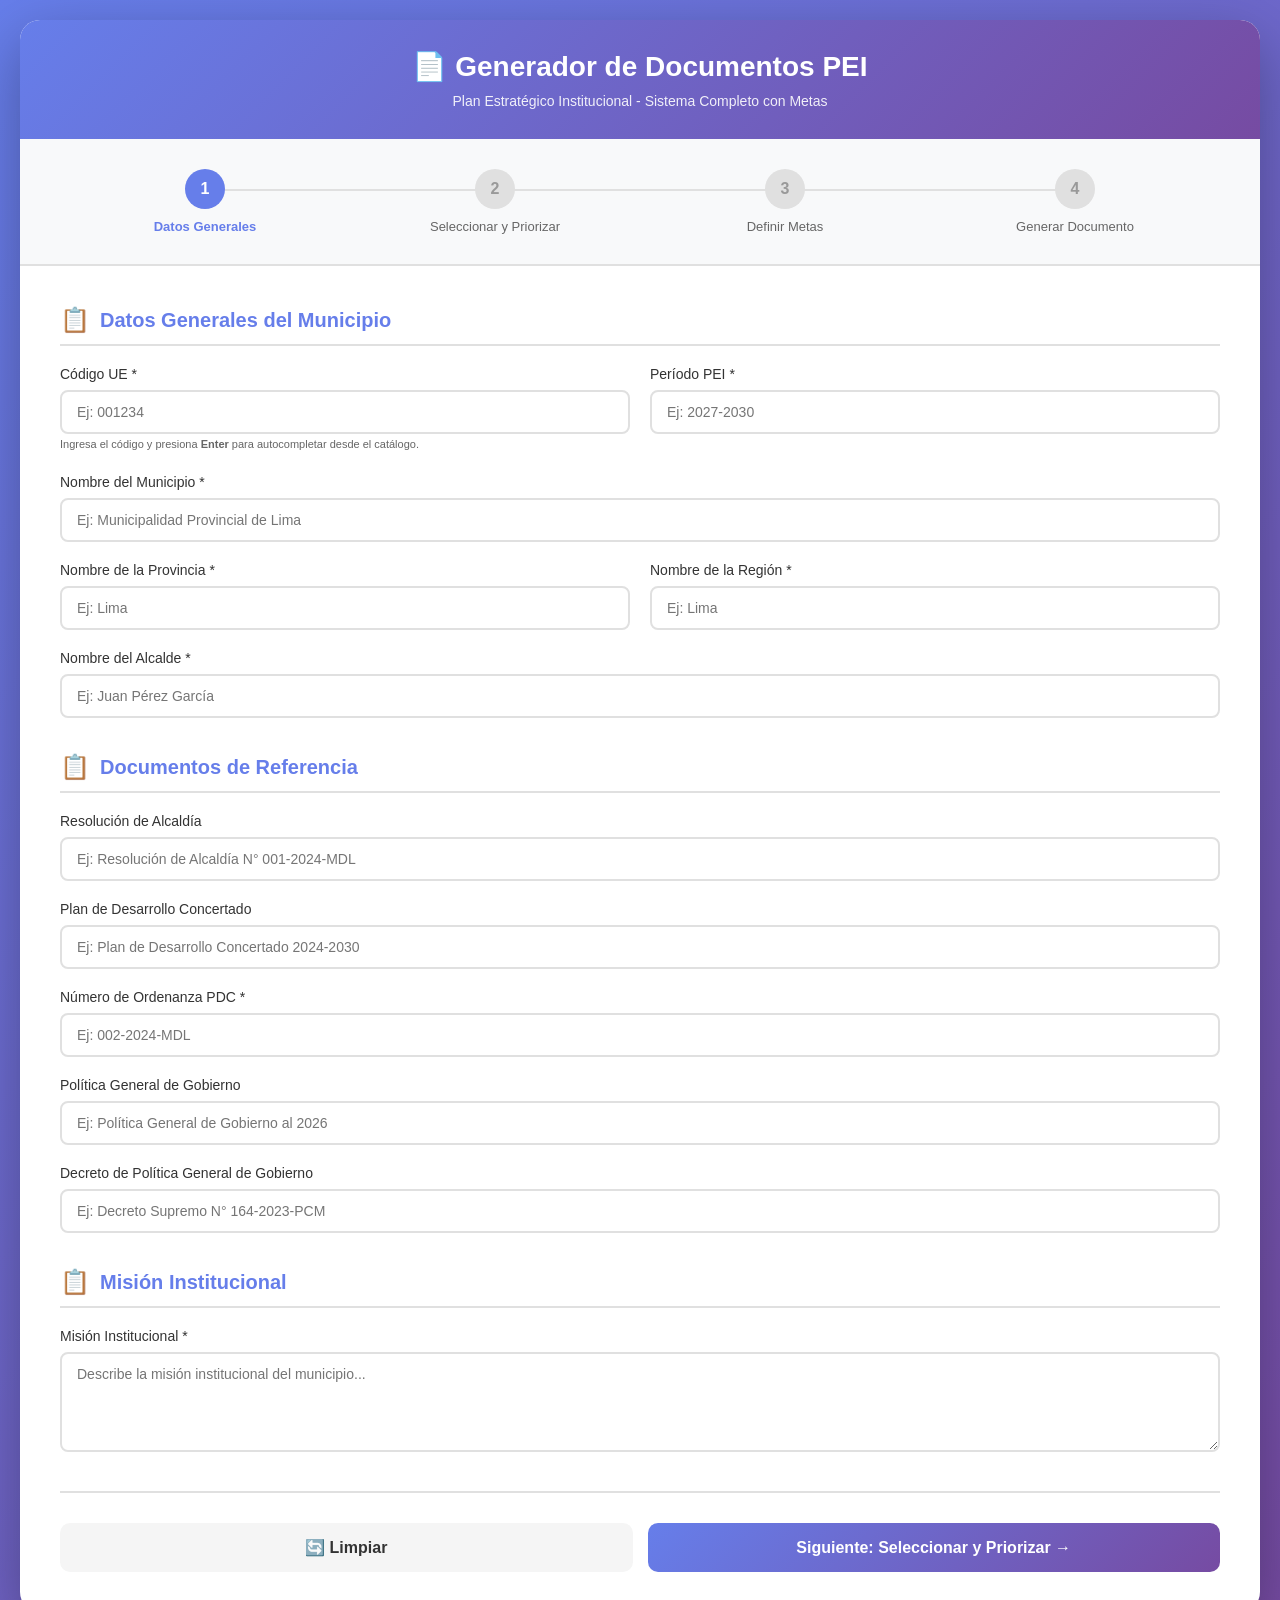
<file: frontend/index_fase4.html>
<!DOCTYPE html>
<html lang="es">
<head>
<meta charset="UTF-8">
<meta name="viewport" content="width=device-width, initial-scale=1.0">
<title>Generador de Documentos PEI - Sistema Completo</title>
<style>
/* ============================================
   GENERADOR PEI - ESTILOS COMPLETOS
   ============================================ */
*{margin:0;padding:0;box-sizing:border-box}
body{font-family:'Segoe UI',Tahoma,Geneva,Verdana,sans-serif;background:linear-gradient(135deg,#667eea 0%,#764ba2 100%);min-height:100vh;padding:20px}
.container{max-width:1400px;margin:0 auto;background:white;border-radius:20px;box-shadow:0 20px 60px rgba(0,0,0,.3);overflow:hidden}
.header{background:linear-gradient(135deg,#667eea 0%,#764ba2 100%);color:white;padding:30px;text-align:center}
.header h1{font-size:28px;margin-bottom:10px}
.header p{font-size:14px;opacity:.9}

/* PROGRESS */
.progress-steps{display:flex;justify-content:space-between;padding:30px 40px;background:#f8f9fa;border-bottom:2px solid #e0e0e0}
.step{flex:1;text-align:center;position:relative}
.step::after{content:'';position:absolute;top:20px;left:50%;width:100%;height:2px;background:#e0e0e0;z-index:0}
.step:last-child::after{display:none}
.step-number{width:40px;height:40px;border-radius:50%;background:#e0e0e0;color:#999;display:inline-flex;align-items:center;justify-content:center;font-weight:bold;position:relative;z-index:1;margin-bottom:10px}
.step.active .step-number{background:#667eea;color:white}
.step.completed .step-number{background:#28a745;color:white}
.step-label{font-size:13px;color:#666;font-weight:500}
.step.active .step-label{color:#667eea;font-weight:600}

/* FORM */
.form-container{padding:40px}
.form-step{display:none}
.form-step.active{display:block}
.section{margin-bottom:35px}
.section-title{color:#667eea;font-size:20px;font-weight:600;margin-bottom:20px;padding-bottom:10px;border-bottom:2px solid #e0e0e0;display:flex;align-items:center}
.section-title::before{content:"📋";margin-right:10px;font-size:24px}
.form-group{margin-bottom:20px}
label{display:block;color:#333;font-weight:500;margin-bottom:8px;font-size:14px}
input[type="text"],textarea{width:100%;padding:12px 15px;border:2px solid #e0e0e0;border-radius:8px;font-size:14px;font-family:inherit;transition:all .3s}
input[type="text"]:focus,textarea:focus{outline:none;border-color:#667eea;box-shadow:0 0 0 3px rgba(102,126,234,.1)}
textarea{min-height:100px;resize:vertical}
.two-column{display:grid;grid-template-columns:1fr 1fr;gap:20px}
.hint{font-size:11px;color:#666;margin-top:4px}

/* SELECTION PASO 2 */
.selection-layout{display:grid;grid-template-columns:1fr 1fr;gap:30px;margin-top:20px}
.selection-panel{border:2px solid #e0e0e0;border-radius:12px;overflow:hidden}
.panel-title{background:linear-gradient(135deg,#667eea 0%,#764ba2 100%);color:white;padding:15px 20px;font-size:16px;font-weight:600;display:flex;align-items:center;gap:10px}
.panel-subtitle{padding:10px 15px;background:#f8f9fa;font-size:12px;color:#666;border-bottom:1px solid #e0e0e0}
.oei-grid{max-height:600px;overflow-y:auto;padding:15px}
.oei-card{border:2px solid #e0e0e0;border-radius:10px;margin-bottom:12px;overflow:hidden;transition:all .3s}
.oei-card.selected{border-color:#667eea;background:#f0f2ff}
.oei-header{display:flex;align-items:flex-start;gap:12px;padding:15px;cursor:pointer;user-select:none}
.oei-header:hover{background:rgba(102,126,234,.05)}
.oei-checkbox{width:18px;height:18px;margin-top:3px;cursor:pointer;flex-shrink:0}
.oei-info{flex:1}
.oei-code{font-weight:700;color:#667eea;font-size:13px;margin-bottom:3px}
.oei-title{font-size:14px;color:#333;line-height:1.4}
.oei-expand-icon{color:#999;font-size:12px;transition:transform .3s;padding-top:4px}
.oei-card.expanded .oei-expand-icon{transform:rotate(180deg)}
.oei-details{display:none;padding:15px;background:#fafafa;border-top:1px solid #e0e0e0}
.oei-card.expanded .oei-details{display:block}
.subsection-title{font-size:12px;font-weight:700;color:#764ba2;text-transform:uppercase;letter-spacing:.5px;margin-bottom:10px;margin-top:10px}
.indicator-item{display:flex;align-items:flex-start;gap:10px;padding:8px;border-radius:6px;margin-bottom:6px;transition:background .2s}
.indicator-item:hover{background:rgba(102,126,234,.07)}
.indicator-checkbox{width:16px;height:16px;margin-top:2px;cursor:pointer;flex-shrink:0}
.indicator-text{font-size:13px;color:#444;line-height:1.4;cursor:pointer}
.indicator-unit{display:inline-block;background:#e8eafd;color:#667eea;padding:2px 8px;border-radius:4px;font-size:11px;margin-left:6px;white-space:nowrap}
.aei-item{display:flex;align-items:flex-start;gap:10px;padding:10px;border-radius:8px;margin-bottom:8px;border:1px solid #e0e0e0;background:white;transition:all .2s}
.aei-item.selected{border-color:#764ba2;background:#f8f0ff}
.aei-checkbox{width:16px;height:16px;margin-top:3px;cursor:pointer;flex-shrink:0}
.aei-code{font-weight:600;color:#764ba2;font-size:12px;margin-bottom:3px}
.aei-details-panel{margin-top:10px;padding:10px;background:#f0e8ff;border-radius:6px;display:none}
.aei-item.selected .aei-details-panel{display:block}

/* PRIORITY PANEL */
.priority-list{max-height:600px;overflow-y:auto;padding:15px;min-height:200px}
.counter-badge{background:rgba(255,255,255,.3);color:white;padding:2px 10px;border-radius:12px;font-size:13px;font-weight:700}
.priority-item{border:2px solid #e0e0e0;border-radius:10px;padding:15px;margin-bottom:12px;background:white;position:relative;cursor:grab;transition:all .2s;user-select:none}
.priority-item:hover{border-color:#667eea;box-shadow:0 4px 15px rgba(102,126,234,.2)}
.priority-item.dragging{opacity:.5;border-style:dashed}
.priority-item.drag-over{border-color:#764ba2;border-style:dashed;background:#f8f0ff}
.priority-number{position:absolute;top:-10px;left:-10px;width:28px;height:28px;background:linear-gradient(135deg,#667eea,#764ba2);color:white;border-radius:50%;display:flex;align-items:center;justify-content:center;font-weight:700;font-size:13px;box-shadow:0 3px 8px rgba(102,126,234,.4)}
.remove-btn{position:absolute;top:8px;right:8px;background:#dc3545;color:white;border:none;width:22px;height:22px;border-radius:50%;cursor:pointer;font-size:12px;display:flex;align-items:center;justify-content:center;line-height:1}
.priority-header{display:flex;align-items:flex-start;gap:10px;margin-bottom:10px}
.drag-handle{color:#ccc;font-size:18px;cursor:grab;padding-top:2px;flex-shrink:0}
.priority-code{font-weight:700;color:#667eea;font-size:13px}
.priority-title{font-size:13px;color:#333;line-height:1.4;margin-top:3px}
.priority-stats{display:flex;gap:12px;margin-top:8px}
.priority-stat{font-size:11px;color:#666;background:#f0f0f0;padding:3px 8px;border-radius:4px}
.expand-aei-btn{background:#764ba2;color:white;border:none;padding:6px 12px;border-radius:5px;font-size:11px;cursor:pointer;transition:all .2s;width:100%}
.expand-aei-btn:hover{background:#5f3883}
.aei-priority-list{margin-top:10px;display:none}
.priority-item.expanded .aei-priority-list{display:block}
.aei-sortable{display:flex;flex-direction:column;gap:6px}
.aei-priority-item{display:flex;align-items:center;gap:8px;padding:8px 10px;border:1px solid #e0e0e0;border-radius:6px;background:white;cursor:grab;position:relative;transition:all .2s}
.aei-priority-item:hover{border-color:#764ba2;background:#f8f0ff}
.aei-priority-item.dragging{opacity:.5}
.aei-priority-number{min-width:22px;height:22px;background:linear-gradient(135deg,#764ba2,#9561e2);color:white;border-radius:50%;display:flex;align-items:center;justify-content:center;font-weight:700;font-size:11px}
.aei-priority-code{font-weight:600;color:#764ba2;font-size:12px;white-space:nowrap}
.aei-priority-title{font-size:11px;color:#555;line-height:1.3}
.empty-state{text-align:center;padding:40px 20px;color:#999}
.empty-state-icon{font-size:48px;margin-bottom:15px}
.empty-state-text{font-size:14px;line-height:1.6}

/* METAS PASO 3 */
.metas-container{display:grid;gap:25px}
.metas-oei-section{background:#f8f9fa;border-radius:12px;padding:20px;border:2px solid #e0e0e0}
.metas-oei-header{background:linear-gradient(135deg,#667eea 0%,#764ba2 100%);color:white;padding:15px 20px;border-radius:8px;margin-bottom:20px}
.metas-oei-priority{font-size:12px;opacity:.9;margin-bottom:5px}
.metas-oei-title{font-size:16px;font-weight:600}
.metas-indicadores-container{display:grid;gap:15px}
.metas-tipo-header{font-size:14px;font-weight:600;color:#667eea;margin:20px 0 15px;padding-bottom:8px;border-bottom:2px solid #e0e0e0}
.metas-aei-subtitle{font-size:13px;font-weight:600;color:#764ba2;margin:15px 0 10px;padding:8px 12px;background:white;border-radius:6px;border-left:3px solid #764ba2}
.meta-card{background:white;border:2px solid #e0e0e0;border-radius:10px;padding:20px;transition:all .3s}
.meta-card:hover{border-color:#667eea;box-shadow:0 4px 12px rgba(102,126,234,.15)}
.meta-header{display:flex;align-items:flex-start;gap:12px;margin-bottom:20px;padding-bottom:15px;border-bottom:1px solid #e0e0e0}
.meta-icon{font-size:24px}
.meta-info{flex:1}
.meta-nombre{font-size:14px;font-weight:500;color:#333;margin-bottom:5px;line-height:1.4}
.meta-unidad{font-size:12px;color:#666;background:#f0f0f0;display:inline-block;padding:3px 10px;border-radius:4px}
.meta-form-grid{display:grid;grid-template-columns:1fr 1fr;gap:15px;margin-bottom:20px}
.meta-años-grid{display:grid;grid-template-columns:repeat(auto-fit,minmax(120px,1fr));gap:12px}
.meta-field label{display:block;font-size:13px;font-weight:500;color:#555;margin-bottom:6px}
.meta-input{width:100%;padding:10px 12px;border:2px solid #e0e0e0;border-radius:6px;font-size:14px;transition:all .3s}
.meta-input:focus{outline:none;border-color:#667eea;box-shadow:0 0 0 3px rgba(102,126,234,.1)}
.meta-input.error{border-color:#dc3545}

/* BUTTONS */
.btn-container{display:flex;gap:15px;margin-top:30px;padding-top:30px;border-top:2px solid #e0e0e0}
.btn{flex:1;padding:15px 30px;border:none;border-radius:10px;font-size:16px;font-weight:600;cursor:pointer;transition:all .3s;display:flex;align-items:center;justify-content:center;gap:10px}
.btn-primary{background:linear-gradient(135deg,#667eea 0%,#764ba2 100%);color:white}
.btn-primary:hover{transform:translateY(-2px);box-shadow:0 10px 25px rgba(102,126,234,.4)}
.btn-secondary{background:#f5f5f5;color:#333}
.btn-secondary:hover{background:#e0e0e0}
.btn:disabled{opacity:.6;cursor:not-allowed;transform:none!important}

/* LOADING & MESSAGES */
.loading{display:none;text-align:center;padding:20px;color:#667eea}
.loading.active{display:block}
.spinner{border:4px solid #f3f3f3;border-top:4px solid #667eea;border-radius:50%;width:40px;height:40px;animation:spin 1s linear infinite;margin:0 auto 15px}
@keyframes spin{0%{transform:rotate(0deg)}100%{transform:rotate(360deg)}}
.message{padding:15px 20px;border-radius:8px;margin-top:20px;display:none}
.message.success{background:#d4edda;color:#155724;border:1px solid #c3e6cb;display:block}
.message.error{background:#f8d7da;color:#721c24;border:1px solid #f5c6cb;display:block}
.selection-alert{background:#fff3cd;border:1px solid #ffc107;color:#856404;padding:15px;border-radius:8px;margin-bottom:20px;display:none}
.selection-alert.show{display:block}
.help-text{font-size:13px;color:#666;margin-bottom:15px;padding:12px;background:#f8f9fa;border-radius:6px;border-left:3px solid #667eea;line-height:1.7}
.download-link{display:inline-block;background:#28a745;color:white;padding:10px 20px;border-radius:8px;text-decoration:none;font-weight:600;margin-top:10px}
.download-link:hover{background:#218838}

/* RESPONSIVE */
@media(max-width:1200px){.selection-layout{grid-template-columns:1fr}}
@media(max-width:768px){.two-column,.meta-form-grid{grid-template-columns:1fr}.form-container{padding:20px}.btn-container{flex-direction:column}.meta-años-grid{grid-template-columns:1fr 1fr}}
</style>
</head>
<body>
<div class="container">
  <div class="header">
    <h1>📄 Generador de Documentos PEI</h1>
    <p>Plan Estratégico Institucional - Sistema Completo con Metas</p>
  </div>

  <div class="progress-steps">
    <div class="step active" data-step="1"><div class="step-number">1</div><div class="step-label">Datos Generales</div></div>
    <div class="step" data-step="2"><div class="step-number">2</div><div class="step-label">Seleccionar y Priorizar</div></div>
    <div class="step" data-step="3"><div class="step-number">3</div><div class="step-label">Definir Metas</div></div>
    <div class="step" data-step="4"><div class="step-number">4</div><div class="step-label">Generar Documento</div></div>
  </div>

  <div class="form-container">
    <!-- PASO 1 -->
    <div class="form-step active" data-step="1">
      <div class="section">
        <h2 class="section-title">Datos Generales del Municipio</h2>
        <div class="two-column">
          <div class="form-group">
            <label>Código UE *</label>
            <input type="text" id="codigo_ue" autocomplete="off" placeholder="Ej: 001234">
            <div class="hint">Ingresa el código y presiona <strong>Enter</strong> para autocompletar desde el catálogo.</div>
            <div class="hint" id="ueLookupMessage" role="status" aria-live="polite"></div>
          </div>
          <div class="form-group"><label>Período PEI *</label><input type="text" id="periodo_pei" required placeholder="Ej: 2027-2030"></div>
        </div>
        <div class="form-group"><label>Nombre del Municipio *</label><input type="text" id="nombre_municipio" placeholder="Ej: Municipalidad Provincial de Lima"></div>
        <div class="two-column">
          <div class="form-group"><label>Nombre de la Provincia *</label><input type="text" id="nombre_provincia" placeholder="Ej: Lima"></div>
          <div class="form-group"><label>Nombre de la Región *</label><input type="text" id="nombre_region" placeholder="Ej: Lima"></div>
        </div>
        <div class="form-group"><label>Nombre del Alcalde *</label><input type="text" id="nombre_alcalde" placeholder="Ej: Juan Pérez García"></div>
      </div>
      <div class="section">
        <h2 class="section-title">Documentos de Referencia</h2>
        <div class="form-group"><label>Resolución de Alcaldía</label><input type="text" id="resolucion_alcaldia" placeholder="Ej: Resolución de Alcaldía N° 001-2024-MDL"></div>
        <div class="form-group"><label>Plan de Desarrollo Concertado</label><input type="text" id="plan_desarrollo_concertado" placeholder="Ej: Plan de Desarrollo Concertado 2024-2030"></div>
        <div class="form-group"><label>Número de Ordenanza PDC *</label><input type="text" id="ordenanza_pdc" required placeholder="Ej: 002-2024-MDL"></div>
        <div class="form-group"><label>Política General de Gobierno</label><input type="text" id="politica_general_gobierno" placeholder="Ej: Política General de Gobierno al 2026"></div>
        <div class="form-group"><label>Decreto de Política General de Gobierno</label><input type="text" id="decreto_politica_general_gobierno" placeholder="Ej: Decreto Supremo N° 164-2023-PCM"></div>
      </div>
      <div class="section">
        <h2 class="section-title">Misión Institucional</h2>
        <div class="form-group"><label>Misión Institucional *</label><textarea id="mision_institucional" placeholder="Describe la misión institucional del municipio..."></textarea></div>
      </div>
      <div class="btn-container">
        <button type="button" class="btn btn-secondary" onclick="limpiarFormulario()">🔄 Limpiar</button>
        <button type="button" class="btn btn-primary" onclick="irPaso1a2()">Siguiente: Seleccionar y Priorizar →</button>
      </div>
    </div>

    <!-- PASO 2 -->
    <div class="form-step" data-step="2">
      <div class="section">
        <h2 class="section-title">Selección y Priorización de OEI/AEI</h2>
        <div class="help-text">
          <strong>📌 Instrucciones:</strong><br>
          <strong>Panel Izquierdo:</strong> Selecciona los OEI, sus indicadores y AEI<br>
          <strong>Panel Derecho:</strong> Arrastra y suelta los OEI para priorizarlos (1 = mayor prioridad)<br>
          • Haz clic en "Ver AEI" para priorizar las AEI dentro de cada OEI
        </div>
        <div class="selection-alert" id="selectionAlert">⚠️ Debes seleccionar al menos 1 OEI con sus indicadores y AEI antes de continuar.</div>
        <div class="selection-layout">
          <div class="selection-panel">
            <div class="panel-title">📋 Seleccionar OEI/AEI</div>
            <div class="panel-subtitle">Marca los OEI, indicadores y AEI que aplicarán a tu municipio</div>
            <div id="oeiContainer" class="oei-grid"><div class="empty-state"><div class="spinner"></div><p>Cargando...</p></div></div>
          </div>
          <div class="selection-panel">
            <div class="panel-title">🎯 Priorizar OEI <span class="counter-badge" id="priorityCount">0</span></div>
            <div class="panel-subtitle">Arrastra los OEI para ordenarlos según prioridad (1 = más importante)</div>
            <div id="priorityContainer" class="priority-list">
              <div class="empty-state"><div class="empty-state-icon">📦</div><div class="empty-state-text">Los OEI que selecciones aparecerán aquí.</div></div>
            </div>
          </div>
        </div>
      </div>
      <div class="btn-container">
        <button type="button" class="btn btn-secondary" onclick="irPaso(1)">← Volver a Datos Generales</button>
        <button type="button" class="btn btn-primary" onclick="validarYContinuarAMetas()">Siguiente: Definir Metas →</button>
      </div>
    </div>

    <!-- PASO 3 -->
    <div class="form-step" data-step="3">
      <div class="section">
        <h2 class="section-title">Definición de Metas Anuales</h2>
        <div class="help-text">
          <strong>🎯 Instrucciones:</strong><br>
          • Define las metas para cada indicador seleccionado<br>
          • <strong>Año base:</strong> Año de referencia (ej: 2026) &nbsp;•&nbsp; <strong>Valor base:</strong> Valor actual del indicador<br>
          • <strong>Metas anuales:</strong> Valores objetivo para cada año del período PEI
        </div>
        <div class="selection-alert" id="metasAlert">⚠️ Por favor, completa todos los campos de metas antes de continuar.</div>
        <div id="metasContainer" class="metas-container"></div>
      </div>
      <div class="btn-container">
        <button type="button" class="btn btn-secondary" onclick="irPaso(2)">← Volver a Selección/Priorización</button>
        <button type="button" class="btn btn-primary" onclick="validarMetasYContinuar()">Siguiente: Generar Documento →</button>
      </div>
    </div>

    <!-- PASO 4 -->
    <div class="form-step" data-step="4">
      <div class="section">
        <h2 class="section-title">Generar Documento PEI</h2>
        <div class="help-text">
          <strong>📄 Resumen de tu PEI:</strong><br>
          • <span id="resumenOEI">0 OEI seleccionados</span><br>
          • <span id="resumenAEI">0 AEI seleccionadas</span><br>
          • <span id="resumenIndicadores">0 indicadores totales</span><br>
          • <span id="resumenMetas">0 indicadores con metas definidas</span>
        </div>
        <div id="instruccionesServidor" style="margin-top:20px;padding:15px;background:#d4edda;border:1px solid #c3e6cb;border-radius:8px;font-size:13px;line-height:1.7;color:#155724">
          <strong>✅ Servidor activo en localhost:8000</strong><br>
          Haz clic en "Generar Documento Word" para crear el archivo .docx en tu carpeta del proyecto.
        </div>
      </div>
      <div class="btn-container">
        <button type="button" class="btn btn-secondary" onclick="irPaso(3)">← Volver a Metas</button>
        <button type="button" class="btn btn-primary" id="btnGenerar" onclick="generarDocumento()">✨ Generar Documento Word</button>
      </div>
      <div id="message" class="message"></div>
    </div>
  </div>
</div>

<script>
// ============================================
// MATRIZ ESTÁNDAR EMBEBIDA (sin fetch)
// ============================================
let MATRIZ_ESTANDAR = { oei: [] };

// ============================================
// ESTADO DE LA APP (en memoria, sin almacenamiento externo)
// ============================================
const appState = {
  datos: {},
  metas: {},
  periodo_pei: null,
  selecciones: { oei: [], indicadoresOEI: [], aei: [], indicadoresAEI: [] },
  prioridades: { oei: [], aei: {} }
};

let pasoActual = 1;
let draggedElement = null;
let draggedAEIElement = null;
const API_BASE_URL = String(window.PEI_API_BASE_URL || '').replace(/\/+$/, '');

function apiUrl(path) {
  return `${API_BASE_URL}${path}`;
}

function configurarAutocompletadoUE() {
  const input = document.getElementById('codigo_ue');
  const message = document.getElementById('ueLookupMessage');
  if (!input) return;

  input.addEventListener('keydown', async event => {
    if (event.key !== 'Enter') return;
    event.preventDefault();
    const codigo = input.value.trim();
    if (!codigo) return;
    if (message) message.textContent = 'Consultando catálogo...';

    try {
      const response = await fetch(apiUrl(`/api/ue/${encodeURIComponent(codigo)}`), {
        headers: { Accept: 'application/json' }
      });
      const result = await response.json();
      if (!response.ok || !result.success) {
        throw new Error(result.error?.message || 'Código UE no encontrado en el catálogo.');
      }

      const data = result.data;
      const fields = {
        nombre_municipio: data.nombre_municipio,
        nombre_provincia: data.nombre_provincia,
        nombre_region: data.nombre_region,
        periodo_pei: data.periodo_pei
      };
      Object.entries(fields).forEach(([id, value]) => {
        const field = document.getElementById(id);
        if (field && value) field.value = value;
      });
      sincronizarPeriodo();
      if (message) message.textContent = 'Datos de la UE completados.';
    } catch (error) {
      if (message) message.textContent = error.message;
    }
  });
}

function agregarSeleccion(lista, id) {
  if (!lista.includes(id)) lista.push(id);
}

function obtenerCodigosAEIPorOEI(codigoOEI) {
  const oei = MATRIZ_ESTANDAR.oei.find(item => item.codigo === codigoOEI);
  return oei ? oei.aei.map(aei => aei.codigo) : [];
}

function quitarMetasPorPrefijo(prefijo) {
  Object.keys(appState.metas).forEach(id => {
    if (id.startsWith(prefijo)) delete appState.metas[id];
  });
}

function quitarAEISeleccion(codigoOEI, codigoAEI) {
  const aeiId = `aei-${codigoAEI}`;
  appState.selecciones.aei = appState.selecciones.aei.filter(id => id !== aeiId);
  appState.selecciones.indicadoresAEI = appState.selecciones.indicadoresAEI
    .filter(id => !id.startsWith(`ind-aei-${codigoAEI}-`));
  appState.prioridades.aei[codigoOEI] = (appState.prioridades.aei[codigoOEI] || [])
    .filter(codigo => codigo !== codigoAEI);
  quitarMetasPorPrefijo(`ind-aei-${codigoAEI}-`);
}

function quitarOEISeleccion(codigoOEI) {
  const oeiId = `oei-${codigoOEI}`;
  const aeiCodes = obtenerCodigosAEIPorOEI(codigoOEI);
  const aeiIds = new Set(aeiCodes.map(codigo => `aei-${codigo}`));
  appState.selecciones.oei = appState.selecciones.oei.filter(id => id !== oeiId);
  appState.selecciones.aei = appState.selecciones.aei.filter(id => !aeiIds.has(id));
  appState.selecciones.indicadoresOEI = appState.selecciones.indicadoresOEI
    .filter(id => !id.startsWith(`ind-oei-${codigoOEI}-`));
  appState.selecciones.indicadoresAEI = appState.selecciones.indicadoresAEI
    .filter(id => !aeiCodes.some(codigo => id.startsWith(`ind-aei-${codigo}-`)));
  quitarMetasPorPrefijo(`ind-oei-${codigoOEI}-`);
  aeiCodes.forEach(codigo => quitarMetasPorPrefijo(`ind-aei-${codigo}-`));
}

function valoresUnicosValidos(valores, validos) {
  if (!Array.isArray(valores)) return [];
  return [...new Set(valores.filter(id => typeof id === 'string' && validos.has(id)))];
}

function extraerAniosPeriodo(periodo) {
  const match = String(periodo || '').match(/^\s*(\d{4})\s*[-–—]\s*(\d{4})\s*$/);
  if (!match) return [];
  const inicio = Number(match[1]);
  const fin = Number(match[2]);
  if (inicio > fin) return [];
  return Array.from({ length: fin - inicio + 1 }, (_, index) => inicio + index);
}

function obtenerPeriodoPei() {
  return document.getElementById('periodo_pei')?.value.trim() || '';
}

function sincronizarPeriodo() {
  const periodo = obtenerPeriodoPei();
  if (appState.periodo_pei !== null && appState.periodo_pei !== periodo) {
    appState.metas = {};
  }
  appState.periodo_pei = periodo;
  return extraerAniosPeriodo(periodo);
}

function filtrarMetas(metas, anios, indicadoresSeleccionados) {
  const allowedFields = new Set(['año_base', 'anio_base', 'valor_base']);
  anios.forEach(year => allowedFields.add(`meta_${year}`));
  const clean = {};
  if (!metas || typeof metas !== 'object' || Array.isArray(metas)) return clean;
  Object.entries(metas).forEach(([id, value]) => {
    if (!indicadoresSeleccionados.has(id) || !value || typeof value !== 'object' || Array.isArray(value)) return;
    clean[id] = Object.fromEntries(
      Object.entries(value)
        .filter(([field]) => allowedFields.has(field))
        .map(([field, fieldValue]) => [field, normalizarValorMeta(field, fieldValue)])
    );
  });
  return clean;
}

function normalizarEstadoGuardado(data) {
  const saved = data && typeof data === 'object' ? data : {};
  const rawSelecciones = saved.selecciones && typeof saved.selecciones === 'object' ? saved.selecciones : {};
  const oeiIds = new Set(MATRIZ_ESTANDAR.oei.map(oei => `oei-${oei.codigo}`));
  const aeiIds = new Set();
  const indicadoresOEI = new Set();
  const indicadoresAEI = new Set();
  const indicadorAEIPadre = new Map();
  const aeiPadre = new Map();

  MATRIZ_ESTANDAR.oei.forEach(oei => {
    oei.indicadores.forEach((_, index) => indicadoresOEI.add(`ind-oei-${oei.codigo}-${index}`));
    oei.aei.forEach(aei => {
      const aeiId = `aei-${aei.codigo}`;
      aeiIds.add(aeiId);
      aeiPadre.set(aeiId, oei.codigo);
      aei.indicadores.forEach((_, index) => {
        const id = `ind-aei-${aei.codigo}-${index}`;
        indicadoresAEI.add(id);
        indicadorAEIPadre.set(id, aeiId);
      });
    });
  });

  const selecciones = {
    oei: valoresUnicosValidos(rawSelecciones.oei, oeiIds),
    indicadoresOEI: valoresUnicosValidos(rawSelecciones.indicadoresOEI, indicadoresOEI),
    aei: valoresUnicosValidos(rawSelecciones.aei, aeiIds),
    indicadoresAEI: valoresUnicosValidos(rawSelecciones.indicadoresAEI, indicadoresAEI)
  };

  selecciones.aei.forEach(id => {
    const codigoOEI = aeiPadre.get(id);
    if (codigoOEI) agregarSeleccion(selecciones.oei, `oei-${codigoOEI}`);
  });
  selecciones.indicadoresOEI.forEach(id => {
    const codigoOEI = id.match(/^ind-oei-(OEI\.\d+)-\d+$/)?.[1];
    if (codigoOEI) agregarSeleccion(selecciones.oei, `oei-${codigoOEI}`);
  });
  selecciones.indicadoresAEI = selecciones.indicadoresAEI.filter(id => selecciones.aei.includes(indicadorAEIPadre.get(id)));

  const selectedOeiCodes = new Set(selecciones.oei.map(id => id.replace('oei-', '')));
  const selectedAeiByOei = new Map();
  selecciones.aei.forEach(id => {
    const codigoOEI = aeiPadre.get(id);
    if (!selectedAeiByOei.has(codigoOEI)) selectedAeiByOei.set(codigoOEI, new Set());
    selectedAeiByOei.get(codigoOEI).add(id.replace('aei-', ''));
  });

  const rawPrioridades = saved.prioridades && typeof saved.prioridades === 'object' ? saved.prioridades : {};
  const prioridades = { oei: [], aei: {} };
  const rawOeiOrder = Array.isArray(rawPrioridades.oei) ? rawPrioridades.oei : [];
  [...new Set(rawOeiOrder)].forEach(codigo => {
    if (typeof codigo === 'string' && selectedOeiCodes.has(codigo)) prioridades.oei.push(codigo);
  });
  MATRIZ_ESTANDAR.oei.forEach(oei => {
    if (selectedOeiCodes.has(oei.codigo) && !prioridades.oei.includes(oei.codigo)) prioridades.oei.push(oei.codigo);
  });
  prioridades.oei.forEach(codigoOEI => {
    const selectedCodes = selectedAeiByOei.get(codigoOEI) || new Set();
    const rawOrder = Array.isArray(rawPrioridades.aei?.[codigoOEI]) ? rawPrioridades.aei[codigoOEI] : [];
    const order = [];
    rawOrder.forEach(codigo => {
      if (typeof codigo === 'string' && selectedCodes.has(codigo) && !order.includes(codigo)) order.push(codigo);
    });
    obtenerCodigosAEIPorOEI(codigoOEI).forEach(codigo => {
      if (selectedCodes.has(codigo) && !order.includes(codigo)) order.push(codigo);
    });
    prioridades.aei[codigoOEI] = order;
  });

  const periodo_pei = typeof saved.periodo_pei === 'string' ? saved.periodo_pei.trim() : '';
  const selectedIndicators = new Set([...selecciones.indicadoresOEI, ...selecciones.indicadoresAEI]);
  const metas = filtrarMetas(saved.metas, extraerAniosPeriodo(periodo_pei), selectedIndicators);

  return { selecciones, prioridades, metas, periodo_pei };
}

async function cargarMatrizEstandar() {
  try {
    const response = await fetch(apiUrl('/matriz_estandar.json'), {
      headers: { Accept: 'application/json' }
    });
    if (!response.ok) throw new Error(`HTTP ${response.status}`);
    const matriz = await response.json();
    if (!matriz || !Array.isArray(matriz.oei)) {
      throw new Error('Formato inválido de la matriz estándar.');
    }
    MATRIZ_ESTANDAR = matriz;
    renderizarOEIs();
    restaurarDatosGuardados();
  } catch (error) {
    const container = document.getElementById('oeiContainer');
    if (container) {
      container.innerHTML = `<div class="message error">No se pudo cargar la matriz estándar: ${error.message}</div>`;
    }
    console.error('Error al cargar la matriz estándar:', error);
  }
}

window.addEventListener('load', () => {
  configurarAutocompletadoUE();
  cargarMatrizEstandar();
});

// ============================================
// RENDERIZADO OEI
// ============================================
function renderizarOEIs() {
  const container = document.getElementById('oeiContainer');
  container.innerHTML = '';
  MATRIZ_ESTANDAR.oei.forEach(oei => container.appendChild(crearOEICard(oei)));
}

function crearOEICard(oei) {
  const card = document.createElement('div');
  card.className = 'oei-card';
  card.dataset.codigo = oei.codigo;

  card.innerHTML = `
    <div class="oei-header" onclick="toggleOEIExpand('${oei.codigo}')">
      <input type="checkbox" class="oei-checkbox" id="oei-${oei.codigo}"
             onclick="event.stopPropagation(); toggleOEISelection('${oei.codigo}')">
      <div class="oei-info">
        <div class="oei-code">${oei.codigo}</div>
        <div class="oei-title">${oei.denominacion}</div>
        <div style="margin-top:6px;font-size:11px;color:#666">
          ${oei.indicadores.length} ind. OEI &bull; ${oei.aei.length} AEI
        </div>
      </div>
      <div class="oei-expand-icon">▼</div>
    </div>
    <div class="oei-details">
      ${crearSeccionIndicadoresOEI(oei)}
      ${crearSeccionAEI(oei)}
    </div>`;
  return card;
}

function crearSeccionIndicadoresOEI(oei) {
  let html = '<div class="subsection-title">Indicadores del OEI</div>';
  oei.indicadores.forEach((ind, i) => {
    html += `<div class="indicator-item">
      <input type="checkbox" class="indicator-checkbox" id="ind-oei-${oei.codigo}-${i}"
             data-oei="${oei.codigo}" data-tipo="oei" data-index="${i}"
             onchange="toggleIndicador(this)">
      <label for="ind-oei-${oei.codigo}-${i}" class="indicator-text">
        ${ind.nombre} <span class="indicator-unit">${ind.unidad}</span>
      </label>
    </div>`;
  });
  return html;
}

function crearSeccionAEI(oei) {
  let html = `<div class="subsection-title" style="margin-top:15px">Acciones Estratégicas (AEI) <span class="counter-badge" style="background:#764ba2">${oei.aei.length}</span></div>`;
  oei.aei.forEach(aei => {
    html += `<div class="aei-item" id="aei-item-${aei.codigo}">
      <input type="checkbox" class="aei-checkbox" id="aei-${aei.codigo}"
             data-oei="${oei.codigo}" data-codigo="${aei.codigo}"
             onchange="toggleAEI('${oei.codigo}','${aei.codigo}')">
      <div style="flex:1">
        <div class="aei-code">${aei.codigo}</div>
        <div class="indicator-text">${aei.denominacion}</div>
        <div class="aei-details-panel" id="aei-details-${aei.codigo}">
          ${crearIndicadoresAEI(oei.codigo, aei)}
        </div>
      </div>
    </div>`;
  });
  return html;
}

function crearIndicadoresAEI(codigoOEI, aei) {
  let html = '<div class="subsection-title" style="font-size:12px;margin-top:8px">Indicadores de la AEI</div>';
  aei.indicadores.forEach((ind, i) => {
    html += `<div class="indicator-item">
      <input type="checkbox" class="indicator-checkbox" id="ind-aei-${aei.codigo}-${i}"
             data-oei="${codigoOEI}" data-aei="${aei.codigo}" data-tipo="aei" data-index="${i}"
             onchange="toggleIndicador(this)">
      <label for="ind-aei-${aei.codigo}-${i}" class="indicator-text">
        ${ind.nombre} <span class="indicator-unit">${ind.unidad}</span>
      </label>
    </div>`;
  });
  return html;
}

// ============================================
// INTERACCIONES OEI
// ============================================
function toggleOEIExpand(codigo) {
  document.querySelector(`.oei-card[data-codigo="${codigo}"]`).classList.toggle('expanded');
}

function toggleOEISelection(codigo) {
  const checkbox = document.getElementById(`oei-${codigo}`);
  const card = document.querySelector(`.oei-card[data-codigo="${codigo}"]`);
  if (!checkbox || !card) return;

  if (checkbox.checked) {
    agregarSeleccion(appState.selecciones.oei, `oei-${codigo}`);
    card.classList.add('selected', 'expanded');
    agregarOEIAPrioridad(codigo);
  } else {
    card.classList.remove('selected');
    // Desmarcar todos los checkboxes hijos sin llamar toggleOEISelection de nuevo
    card.querySelectorAll('input[type="checkbox"]').forEach(cb => {
      if (cb !== checkbox) cb.checked = false;
    });
    // Ocultar paneles AEI
    card.querySelectorAll('.aei-details-panel').forEach(p => p.style.display = 'none');
    card.querySelectorAll('.aei-item').forEach(i => i.classList.remove('selected'));
    quitarOEISeleccion(codigo);
    quitarOEIDePrioridad(codigo);
  }
  guardarDatos();
}

function asegurarOEIPadre(codigoOEI) {
  const checkbox = document.getElementById(`oei-${codigoOEI}`);
  const card = document.querySelector(`.oei-card[data-codigo="${codigoOEI}"]`);
  if (!checkbox || !card || checkbox.checked) return;

  checkbox.checked = true;
  agregarSeleccion(appState.selecciones.oei, `oei-${codigoOEI}`);
  card.classList.add('selected', 'expanded');
  agregarOEIAPrioridad(codigoOEI);
}

function toggleAEI(codigoOEI, codigoAEI) {
  const checkbox = document.getElementById(`aei-${codigoAEI}`);
  const details = document.getElementById(`aei-details-${codigoAEI}`);
  const aeiItem = document.getElementById(`aei-item-${codigoAEI}`);
  if (!checkbox || !details || !aeiItem) return;

  if (checkbox.checked) {
    asegurarOEIPadre(codigoOEI);
    agregarSeleccion(appState.selecciones.aei, `aei-${codigoAEI}`);
    details.style.display = 'block';
    aeiItem.classList.add('selected');
  } else {
    details.style.display = 'none';
    aeiItem.classList.remove('selected');
    details.querySelectorAll('input[type="checkbox"]').forEach(cb => cb.checked = false);
    quitarAEISeleccion(codigoOEI, codigoAEI);
  }
  actualizarAEIEnPrioridad(codigoOEI);
  guardarDatos();
}

function toggleIndicador(checkbox) {
  if (!checkbox) return;
  const codigoOEI = checkbox.dataset.oei;

  if (checkbox.checked) {
    asegurarOEIPadre(codigoOEI);
    if (checkbox.dataset.tipo === 'aei') {
      const codigoAEI = checkbox.dataset.aei;
      const aeiCheckbox = document.getElementById(`aei-${codigoAEI}`);
      if (aeiCheckbox && !aeiCheckbox.checked) {
        aeiCheckbox.checked = true;
        toggleAEI(codigoOEI, codigoAEI);
      }
    }
    agregarSeleccion(
      checkbox.dataset.tipo === 'aei' ? appState.selecciones.indicadoresAEI : appState.selecciones.indicadoresOEI,
      checkbox.id
    );
  } else {
    const selecciones = checkbox.dataset.tipo === 'aei'
      ? appState.selecciones.indicadoresAEI
      : appState.selecciones.indicadoresOEI;
    const index = selecciones.indexOf(checkbox.id);
    if (index !== -1) selecciones.splice(index, 1);
    delete appState.metas[checkbox.id];
  }

  actualizarAEIEnPrioridad(codigoOEI);
  guardarDatos();
}

// ============================================
// GESTIÓN DE PRIORIDADES
// ============================================
function agregarOEIAPrioridad(codigo) {
  const oei = MATRIZ_ESTANDAR.oei.find(o => o.codigo === codigo);
  if (!oei) return;
  agregarSeleccion(appState.prioridades.oei, codigo);
  if (!appState.prioridades.aei[codigo]) appState.prioridades.aei[codigo] = [];
  const container = document.getElementById('priorityContainer');
  if (container.querySelector(`.priority-item[data-codigo="${codigo}"]`)) return;
  const empty = container.querySelector('.empty-state');
  if (empty) empty.remove();
  container.appendChild(crearPriorityItem(oei));
  habilitarDragAndDrop();
  actualizarNumerosPrioridad();
  actualizarContadorPrioridad();
}

function crearPriorityItem(oei) {
  const div = document.createElement('div');
  div.className = 'priority-item';
  div.dataset.codigo = oei.codigo;
  div.draggable = true;
  div.innerHTML = `
    <div class="priority-number"></div>
    <button class="remove-btn" onclick="eliminarOEIDePrioridad('${oei.codigo}')" title="Eliminar">✕</button>
    <div class="priority-header">
      <div class="drag-handle">⋮⋮</div>
      <div style="flex:1">
        <div class="priority-code">${oei.codigo}</div>
        <div class="priority-title">${oei.denominacion}</div>
        <div class="priority-stats" id="stats-${oei.codigo}">
          <div class="priority-stat">📊 0 indicadores</div>
          <div class="priority-stat">📋 0 AEI</div>
        </div>
      </div>
    </div>
    <button class="expand-aei-btn" onclick="toggleAEIPriority('${oei.codigo}')">Ver AEI para priorizar ▼</button>
    <div class="aei-priority-list" id="aei-priority-${oei.codigo}"></div>`;
  return div;
}

function eliminarOEIDePrioridad(codigo) {
  const checkbox = document.getElementById(`oei-${codigo}`);
  if (checkbox && checkbox.checked) {
    checkbox.checked = false;
    toggleOEISelection(codigo);
    return;
  }
  quitarOEIDePrioridad(codigo);
  guardarDatos();
}

function quitarOEIDePrioridad(codigo) {
  appState.prioridades.oei = appState.prioridades.oei.filter(item => item !== codigo);
  delete appState.prioridades.aei[codigo];
  const priorityItem = document.querySelector(`.priority-item[data-codigo="${codigo}"]`);
  if (priorityItem) priorityItem.remove();
  actualizarNumerosPrioridad();
  actualizarContadorPrioridad();
  verificarPriorityEmpty();
}

function verificarPriorityEmpty() {
  const container = document.getElementById('priorityContainer');
  if (container.querySelectorAll('.priority-item').length === 0) {
    container.innerHTML = `<div class="empty-state"><div class="empty-state-icon">📦</div><div class="empty-state-text">Los OEI que selecciones aparecerán aquí.</div></div>`;
  }
}

function actualizarAEIEnPrioridad(codigoOEI) {
  const stats = document.getElementById(`stats-${codigoOEI}`);
  if (!stats) return;
  const numInd = appState.selecciones.indicadoresOEI.filter(id => id.startsWith(`ind-oei-${codigoOEI}-`)).length
    + appState.selecciones.indicadoresAEI.filter(id => {
      const codigoAEI = id.match(/^ind-aei-(AEI\.\d+\.\d+)-\d+$/)?.[1];
      return obtenerCodigosAEIPorOEI(codigoOEI).includes(codigoAEI);
    }).length;
  const numAEI = appState.selecciones.aei.filter(id => {
    const codigoAEI = id.replace('aei-', '');
    return obtenerCodigosAEIPorOEI(codigoOEI).includes(codigoAEI);
  }).length;
  stats.innerHTML = `<div class="priority-stat">📊 ${numInd} indicadores</div><div class="priority-stat">📋 ${numAEI} AEI</div>`;
  // Refrescar lista AEI si está expandida
  const pItem = document.querySelector(`.priority-item[data-codigo="${codigoOEI}"]`);
  if (pItem && pItem.classList.contains('expanded')) {
    const aeiList = document.getElementById(`aei-priority-${codigoOEI}`);
    aeiList.innerHTML = crearListaAEIPrioridad(codigoOEI);
    habilitarDragAndDropAEI();
  }
}

function toggleAEIPriority(codigoOEI) {
  const pItem = document.querySelector(`.priority-item[data-codigo="${codigoOEI}"]`);
  const btn = pItem.querySelector('.expand-aei-btn');
  const aeiList = document.getElementById(`aei-priority-${codigoOEI}`);
  pItem.classList.toggle('expanded');
  if (pItem.classList.contains('expanded')) {
    btn.textContent = 'Ocultar AEI ▲';
    aeiList.innerHTML = crearListaAEIPrioridad(codigoOEI);
    habilitarDragAndDropAEI();
  } else {
    btn.textContent = 'Ver AEI para priorizar ▼';
  }
}

function crearListaAEIPrioridad(codigoOEI, ordenPrioridad = []) {
  const oei = MATRIZ_ESTANDAR.oei.find(o => o.codigo === codigoOEI);
  const aeiSel = oei ? oei.aei.filter(a => {
    return appState.selecciones.aei.includes(`aei-${a.codigo}`);
  }) : [];
  const ordenGuardado = ordenPrioridad.length > 0 ? ordenPrioridad : (appState.prioridades.aei[codigoOEI] || []);
  if (ordenGuardado.length > 0) {
    const posiciones = new Map(ordenGuardado.map((codigo, index) => [codigo, index]));
    aeiSel.sort((a, b) => {
      const posicionA = posiciones.has(a.codigo) ? posiciones.get(a.codigo) : Number.MAX_SAFE_INTEGER;
      const posicionB = posiciones.has(b.codigo) ? posiciones.get(b.codigo) : Number.MAX_SAFE_INTEGER;
      return posicionA - posicionB;
    });
  }
  if (!aeiSel.length) return '<div style="text-align:center;padding:15px;color:#999;font-size:12px">No hay AEI seleccionadas</div>';
  let html = '<div style="font-size:12px;font-weight:600;margin-bottom:10px;color:#764ba2">Arrastra para priorizar:</div><div class="aei-sortable">';
  aeiSel.forEach((aei, i) => {
    html += `<div class="aei-priority-item" data-codigo="${aei.codigo}" draggable="true">
      <div class="aei-priority-number">${i+1}</div>
      <div class="aei-priority-code">${aei.codigo}</div>
      <div class="aei-priority-title">${aei.denominacion}</div>
    </div>`;
  });
  return html + '</div>';
}

function actualizarNumerosPrioridad() {
  document.querySelectorAll('.priority-item').forEach((item, i) => {
    item.querySelector('.priority-number').textContent = i + 1;
  });
  sincronizarPrioridadesDesdeUI();
}

function actualizarContadorPrioridad() {
  document.getElementById('priorityCount').textContent = document.querySelectorAll('.priority-item').length;
}

function actualizarEstadoPrioridades() {
  appState.prioridades = obtenerPrioridadesDesdeEstado();
}

function obtenerPrioridadesDesdeEstado() {
  const selectedOei = new Set(appState.selecciones.oei.map(id => id.replace('oei-', '')));
  const oeiOrder = appState.prioridades.oei.filter(codigo => selectedOei.has(codigo));
  MATRIZ_ESTANDAR.oei.forEach(oei => {
    if (selectedOei.has(oei.codigo) && !oeiOrder.includes(oei.codigo)) oeiOrder.push(oei.codigo);
  });

  const aeiOrder = {};
  oeiOrder.forEach(codigoOEI => {
    const selectedAEI = new Set(
      appState.selecciones.aei
        .filter(id => obtenerCodigosAEIPorOEI(codigoOEI).includes(id.replace('aei-', '')))
        .map(id => id.replace('aei-', ''))
    );
    const savedOrder = appState.prioridades.aei[codigoOEI] || [];
    aeiOrder[codigoOEI] = [
      ...savedOrder.filter(codigo => selectedAEI.has(codigo)),
      ...obtenerCodigosAEIPorOEI(codigoOEI).filter(codigo => selectedAEI.has(codigo) && !savedOrder.includes(codigo))
    ];
  });

  return { oei: oeiOrder, aei: aeiOrder };
}

function sincronizarPrioridadesDesdeUI() {
  const oeiOrder = Array.from(document.querySelectorAll('.priority-item')).map(item => item.dataset.codigo);
  const aeiOrder = { ...appState.prioridades.aei };
  oeiOrder.forEach(codigoOEI => {
    const priorityItem = document.querySelector(`.priority-item[data-codigo="${codigoOEI}"]`);
    const domOrder = priorityItem
      ? Array.from(priorityItem.querySelectorAll('.aei-priority-item')).map(item => item.dataset.codigo)
      : [];
    const savedOrder = appState.prioridades.aei[codigoOEI] || [];
    aeiOrder[codigoOEI] = priorityItem?.classList.contains('expanded') ? domOrder : savedOrder;
  });
  appState.prioridades = { oei: oeiOrder, aei: aeiOrder };
  actualizarEstadoPrioridades();
}

function guardarDatos() {
  localStorage.setItem('peiFormData', JSON.stringify(construirPayload()));
}

// ============================================
// DRAG & DROP OEI
// ============================================
function habilitarDragAndDrop() {
  document.querySelectorAll('.priority-item').forEach(item => {
    item.removeEventListener('dragstart', handleDragStart);
    item.removeEventListener('dragover', handleDragOver);
    item.removeEventListener('drop', handleDrop);
    item.removeEventListener('dragend', handleDragEnd);
    item.removeEventListener('dragenter', handleDragEnter);
    item.removeEventListener('dragleave', handleDragLeave);
    item.addEventListener('dragstart', handleDragStart);
    item.addEventListener('dragover', handleDragOver);
    item.addEventListener('drop', handleDrop);
    item.addEventListener('dragend', handleDragEnd);
    item.addEventListener('dragenter', handleDragEnter);
    item.addEventListener('dragleave', handleDragLeave);
  });
}

function handleDragStart(e) { draggedElement = this; this.classList.add('dragging'); e.dataTransfer.effectAllowed = 'move'; }
function handleDragOver(e) { e.preventDefault(); e.dataTransfer.dropEffect = 'move'; return false; }
function handleDragEnter(e) { if (this !== draggedElement) this.classList.add('drag-over'); }
function handleDragLeave(e) { this.classList.remove('drag-over'); }
function handleDragEnd(e) { this.classList.remove('dragging'); document.querySelectorAll('.priority-item').forEach(i => i.classList.remove('drag-over')); }
function handleDrop(e) {
  e.stopPropagation();
  if (draggedElement !== this) {
    const container = document.getElementById('priorityContainer');
    const items = Array.from(container.children);
    const di = items.indexOf(draggedElement), ti = items.indexOf(this);
    container.insertBefore(draggedElement, di < ti ? this.nextSibling : this);
    actualizarNumerosPrioridad();
    guardarDatos();
  }
  return false;
}

// ============================================
// DRAG & DROP AEI
// ============================================
function habilitarDragAndDropAEI() {
  document.querySelectorAll('.aei-priority-item').forEach(item => {
    item.removeEventListener('dragstart', handleAEIDragStart);
    item.removeEventListener('dragover', handleAEIDragOver);
    item.removeEventListener('drop', handleAEIDrop);
    item.removeEventListener('dragend', handleAEIDragEnd);
    item.addEventListener('dragstart', handleAEIDragStart);
    item.addEventListener('dragover', handleAEIDragOver);
    item.addEventListener('drop', handleAEIDrop);
    item.addEventListener('dragend', handleAEIDragEnd);
  });
}

function handleAEIDragStart(e) { draggedAEIElement = this; this.classList.add('dragging'); e.dataTransfer.effectAllowed = 'move'; }
function handleAEIDragOver(e) { e.preventDefault(); e.dataTransfer.dropEffect = 'move'; return false; }
function handleAEIDragEnd(e) { this.classList.remove('dragging'); }
function handleAEIDrop(e) {
  e.stopPropagation();
  if (draggedAEIElement !== this && draggedAEIElement.parentNode === this.parentNode) {
    const container = this.parentNode;
    const items = Array.from(container.children);
    const di = items.indexOf(draggedAEIElement), ti = items.indexOf(this);
    container.insertBefore(draggedAEIElement, di < ti ? this.nextSibling : this);
    actualizarNumerosAEI(container);
    const codigoOEI = container.closest('.priority-item')?.dataset.codigo;
    if (codigoOEI) {
      appState.prioridades.aei[codigoOEI] = Array.from(container.children).map(item => item.dataset.codigo);
    }
    actualizarEstadoPrioridades();
    guardarDatos();
  }
  return false;
}

function actualizarNumerosAEI(container) {
  container.querySelectorAll('.aei-priority-item').forEach((item, index) => {
    item.querySelector('.aei-priority-number').textContent = index + 1;
  });
}

// ============================================
// METAS (PASO 3)
// ============================================
function renderizarMetasIndicadores() {
  const container = document.getElementById('metasContainer');
  container.innerHTML = '';
  const priorityItems = document.querySelectorAll('.priority-item');
  if (!priorityItems.length) {
    container.innerHTML = '<div class="empty-state"><div class="empty-state-icon">📊</div><div class="empty-state-text">No hay indicadores seleccionados.<br>Regresa al Paso 2.</div></div>';
    return;
  }
  priorityItems.forEach((item, i) => {
    const oei = MATRIZ_ESTANDAR.oei.find(o => o.codigo === item.dataset.codigo);
    if (oei) container.appendChild(crearSeccionMetasOEI(oei, i + 1));
  });
}

function crearSeccionMetasOEI(oei, prioridad) {
  const section = document.createElement('div');
  section.className = 'metas-oei-section';
  const indOEI = getIndicadoresOEISeleccionados(oei.codigo);
  const indAEI = getIndicadoresAEISeleccionados(oei.codigo);
  section.innerHTML = `
    <div class="metas-oei-header">
      <div class="metas-oei-priority">Prioridad ${prioridad}</div>
      <div class="metas-oei-title">${oei.codigo}: ${oei.denominacion}</div>
    </div>
    <div class="metas-indicadores-container">
      ${indOEI.length ? '<div class="metas-tipo-header">📊 Indicadores del OEI</div>' + indOEI.map(crearFormularioMeta).join('') : ''}
      ${indAEI.length ? '<div class="metas-tipo-header">📋 Indicadores de las AEI</div>' + agruparPorAEI(indAEI) : ''}
    </div>`;
  return section;
}

function getIndicadoresOEISeleccionados(codigoOEI) {
  const oei = MATRIZ_ESTANDAR.oei.find(o => o.codigo === codigoOEI);
  if (!oei) return [];
  return oei.indicadores.map((ind, i) => {
    const cb = document.getElementById(`ind-oei-${codigoOEI}-${i}`);
    return (cb && cb.checked) ? { id: `ind-oei-${codigoOEI}-${i}`, nombre: ind.nombre, unidad: ind.unidad } : null;
  }).filter(Boolean);
}

function getIndicadoresAEISeleccionados(codigoOEI) {
  const oei = MATRIZ_ESTANDAR.oei.find(o => o.codigo === codigoOEI);
  if (!oei) return [];
  const result = [];
  oei.aei.forEach(aei => {
    const aeiCb = document.getElementById(`aei-${aei.codigo}`);
    if (!(aeiCb && aeiCb.checked)) return;
    aei.indicadores.forEach((ind, i) => {
      const cb = document.getElementById(`ind-aei-${aei.codigo}-${i}`);
      if (cb && cb.checked) result.push({ id: `ind-aei-${aei.codigo}-${i}`, nombre: ind.nombre, unidad: ind.unidad, codigoAEI: aei.codigo, denominacionAEI: aei.denominacion });
    });
  });
  return result;
}

function agruparPorAEI(indicadores) {
  const grupos = {};
  indicadores.forEach(ind => {
    if (!grupos[ind.codigoAEI]) grupos[ind.codigoAEI] = { denominacion: ind.denominacionAEI, indicadores: [] };
    grupos[ind.codigoAEI].indicadores.push(ind);
  });
  return Object.entries(grupos).map(([cod, g]) =>
    `<div class="metas-aei-subtitle">${cod}: ${g.denominacion}</div>` + g.indicadores.map(crearFormularioMeta).join('')
  ).join('');
}

function obtenerAnios() {
  return extraerAniosPeriodo(obtenerPeriodoPei());
}

function esCampoValorMeta(campo) {
  return campo === 'valor_base' || /^meta_\d{4}$/.test(campo);
}

function normalizarValorMeta(campo, valor) {
  if (valor === null || valor === undefined) return '';
  if (typeof valor === 'string' && valor.trim() === '') return '';

  const numero = typeof valor === 'number' ? valor : Number(String(valor).trim());
  if (!Number.isFinite(numero)) return '';
  return esCampoValorMeta(campo) ? Math.max(0, numero) : numero;
}

function normalizarMetaInput(input) {
  if (!input) return;
  const match = input.id.match(/^(.*)-(meta_\d{4}|año_base|valor_base)$/);
  if (!match) return;
  const normalizado = guardarMeta(match[1], match[2], input.value);
  input.value = normalizado === '' ? '' : String(normalizado);
}

function crearFormularioMeta(ind) {
  const saved = appState.metas[ind.id] || {};
  Object.keys(saved).forEach(campo => {
    saved[campo] = normalizarValorMeta(campo, saved[campo]);
  });
  const anios = obtenerAnios();
  const aniosHtml = anios.map(a => `
    <div class="meta-field">
      <label>Meta ${a} *</label>
      <input type="number" id="${ind.id}-meta_${a}" class="meta-input"
             placeholder="0" min="0" step="0.01" value="${saved['meta_'+a] ?? ''}"
             oninput="normalizarMetaInput(this)">
    </div>`).join('');
  return `<div class="meta-card">
    <div class="meta-header">
      <span class="meta-icon">📊</span>
      <div class="meta-info">
        <div class="meta-nombre">${ind.nombre}</div>
        <div class="meta-unidad">Unidad: ${ind.unidad}</div>
      </div>
    </div>
    <div class="meta-form-grid">
      <div class="meta-field">
        <label>Año Base *</label>
        <input type="number" id="${ind.id}-año_base" class="meta-input" placeholder="2025"
               min="2020" max="2030" value="${saved.año_base ?? ''}"
               oninput="normalizarMetaInput(this)">
      </div>
      <div class="meta-field">
        <label>Valor Base *</label>
        <input type="number" id="${ind.id}-valor_base" class="meta-input" placeholder="0"
               min="0" step="0.01" value="${saved.valor_base ?? ''}"
               oninput="normalizarMetaInput(this)">
      </div>
    </div>
    <div class="meta-años-grid">${aniosHtml}</div>
  </div>`;
}

function guardarMeta(id, campo, valor) {
  if (!appState.metas[id]) appState.metas[id] = {};
  const normalizado = normalizarValorMeta(campo, valor);
  appState.metas[id][campo] = normalizado;
  return normalizado;
}

// ============================================
// NAVEGACIÓN
// ============================================
function irPaso(paso) {
  document.querySelectorAll('.form-step').forEach(s => s.classList.remove('active'));
  document.querySelectorAll('.step').forEach(s => s.classList.remove('active', 'completed'));
  for (let i = 1; i < paso; i++) {
    document.querySelector(`.step[data-step="${i}"]`).classList.add('completed');
  }
  document.querySelector(`.form-step[data-step="${paso}"]`).classList.add('active');
  document.querySelector(`.step[data-step="${paso}"]`).classList.add('active');
  pasoActual = paso;
  if (paso === 3) renderizarMetasIndicadores();
  window.scrollTo({ top: 0, behavior: 'smooth' });
}

function irPaso1a2() {
  const ue = document.getElementById('codigo_ue').value.trim();
  const periodo = obtenerPeriodoPei();
  const mun = document.getElementById('nombre_municipio').value.trim();
  const ordenanza = document.getElementById('ordenanza_pdc').value.trim();
  const mis = document.getElementById('mision_institucional').value.trim();
  if (!extraerAniosPeriodo(periodo).length) {
    alert('Ingresa un período PEI válido con formato AAAA-AAAA.');
    return;
  }
  if (!ue || !mun || !ordenanza || !mis) {
    alert('Por favor completa los campos obligatorios: Código UE, Período PEI, Número de Ordenanza, Nombre del Municipio y Misión Institucional.');
    return;
  }
  irPaso(2);
}

function validarYContinuarAMetas() {
  const alert = document.getElementById('selectionAlert');
  if (!extraerAniosPeriodo(obtenerPeriodoPei()).length) {
    alert.textContent = '⚠️ Ingresa un período PEI válido con formato AAAA-AAAA antes de continuar.';
    alert.classList.add('show');
    return;
  }
  const oeiChecked = document.querySelectorAll('.oei-checkbox:checked');
  if (!oeiChecked.length) {
    alert.textContent = '⚠️ Debes seleccionar al menos 1 OEI con sus indicadores y AEI antes de continuar.';
    alert.classList.add('show');
    return;
  }
  let valido = true;
  oeiChecked.forEach(cb => {
    const codigo = cb.id.replace('oei-', '');
    const card = document.querySelector(`.oei-card[data-codigo="${codigo}"]`);
    const indOEI = card.querySelectorAll('input[data-tipo="oei"]:checked').length;
    const aeiSel = card.querySelectorAll('.aei-checkbox:checked').length;
    if (!indOEI || !aeiSel) valido = false;
  });
  if (!valido) {
    alert.innerHTML = '⚠️ Cada OEI seleccionado debe tener al menos 1 indicador OEI y 1 AEI seleccionada.';
    alert.classList.add('show');
    return;
  }
  alert.classList.remove('show');
  irPaso(3);
}

function validarMetasYContinuar() {
  const alert = document.getElementById('metasAlert');
  const inputs = document.querySelectorAll('#metasContainer .meta-input');
  let hayVacios = false;
  inputs.forEach(inp => {
    if (inp.value === '' || inp.value === null) { hayVacios = true; inp.classList.add('error'); }
    else inp.classList.remove('error');
  });
  if (hayVacios) { alert.classList.add('show'); alert.scrollIntoView({ behavior: 'smooth', block: 'center' }); return; }
  alert.classList.remove('show');
  actualizarResumenFinal();
  irPaso(4);
}

function actualizarResumenFinal() {
  document.getElementById('resumenOEI').textContent = document.querySelectorAll('.oei-checkbox:checked').length + ' OEI seleccionados';
  document.getElementById('resumenAEI').textContent = document.querySelectorAll('.aei-checkbox:checked').length + ' AEI seleccionadas';
  document.getElementById('resumenIndicadores').textContent = document.querySelectorAll('.indicator-checkbox:checked').length + ' indicadores totales';
  document.getElementById('resumenMetas').textContent = Object.keys(appState.metas).length + ' indicadores con metas definidas';
}

// ============================================
// GENERAR / EXPORTAR
// ============================================
async function generarDocumento() {
  const btn = document.getElementById('btnGenerar');
  const msg = document.getElementById('message');
  const payload = construirPayload();
  if (!extraerAniosPeriodo(payload.periodo_pei).length || !payload.ordenanza_pdc) {
    msg.className = 'message error';
    msg.style.display = 'block';
    msg.textContent = 'Completa un período PEI válido y el número de ordenanza antes de generar.';
    return;
  }

  // Mostrar loading
  btn.disabled = true;
  btn.textContent = '⏳ Generando documento...';
  msg.className = 'message';
  msg.style.display = 'none';

  try {
    const response = await fetch(apiUrl('/generar'), {
      method: 'POST',
      headers: { 'Content-Type': 'application/json' },
      body: JSON.stringify(payload)
    });

    // Leer respuesta como texto primero para detectar errores inesperados
    const texto = await response.text();
    let result;
    try {
      result = JSON.parse(texto);
    } catch {
      throw new Error('Respuesta inesperada del servidor: ' + texto.substring(0, 300));
    }

    if (result.success) {
      msg.className = 'message success';
      msg.style.display = 'block';
      const nombreArchivo = result.file;
      msg.innerHTML = `
        <strong>✅ ¡Documento generado exitosamente!</strong><br><br>
        <strong>📄 Archivo:</strong> ${nombreArchivo}<br><br>
        <a href="${apiUrl(`/downloads/${encodeURIComponent(nombreArchivo)}`)}" download class="download-link">📥 Descargar Documento Word</a><br><br>
        <small>El archivo también se guardó en la carpeta del proyecto.</small>`;
    } else {
      throw new Error(result.error || 'Error desconocido del servidor');
    }
  } catch (err) {
    msg.className = 'message error';
    msg.style.display = 'block';
    msg.innerHTML = `
      <strong>❌ Error al generar el documento</strong><br><br>
      <strong>Detalle:</strong> ${err.message}<br><br>
      <small>Revisa la terminal donde ejecutaste <code>python generador_pei_fase4.py</code> para ver el error completo.</small>`;
    console.error('Error generando documento:', err);
  } finally {
    btn.disabled = false;
    btn.textContent = '✨ Generar Documento Word';
  }
}

function construirPayload() {
  const anios = sincronizarPeriodo();
  const normalized = normalizarEstadoGuardado({
    periodo_pei: appState.periodo_pei,
    selecciones: appState.selecciones,
    prioridades: appState.prioridades,
    metas: appState.metas
  });
  appState.selecciones = normalized.selecciones;
  appState.prioridades = normalized.prioridades;
  appState.metas = normalized.metas;

  // Datos básicos
  const campos = ['codigo_ue','nombre_municipio','periodo_pei','nombre_provincia','nombre_region',
    'nombre_alcalde','resolucion_alcaldia','plan_desarrollo_concertado','ordenanza_pdc',
    'mision_institucional','politica_general_gobierno','decreto_politica_general_gobierno'];
  const data = {};
  campos.forEach(c => { const el = document.getElementById(c); if (el) data[c] = el.value.trim(); });

  // Selecciones: el estado completo es la fuente de verdad, no la visibilidad del DOM.
  data.selecciones = {
    oei: [...appState.selecciones.oei],
    indicadoresOEI: [...appState.selecciones.indicadoresOEI],
    aei: [...appState.selecciones.aei],
    indicadoresAEI: [...appState.selecciones.indicadoresAEI]
  };

  // Prioridades y metas también se serializan desde el estado completo.
  actualizarEstadoPrioridades();
  data.prioridades = {
    oei: [...appState.prioridades.oei],
    aei: Object.fromEntries(Object.entries(appState.prioridades.aei).map(([codigo, orden]) => [codigo, [...orden]]))
  };

  // Metas
  data.metas = filtrarMetas(
    appState.metas,
    anios,
    new Set([...appState.selecciones.indicadoresOEI, ...appState.selecciones.indicadoresAEI])
  );
  appState.metas = data.metas;

  return data;
}

function restaurarDatosGuardados() {
  const raw = localStorage.getItem('peiFormData');
  if (!raw) return;

  try {
    const data = JSON.parse(raw);
    const campos = ['codigo_ue','periodo_pei','nombre_municipio','nombre_provincia','nombre_region',
      'nombre_alcalde','resolucion_alcaldia','plan_desarrollo_concertado','ordenanza_pdc',
      'mision_institucional','politica_general_gobierno','decreto_politica_general_gobierno'];
    campos.forEach(campo => {
      const element = document.getElementById(campo);
      if (element && data[campo] !== undefined) element.value = data[campo];
    });

    const restored = normalizarEstadoGuardado(data);
    appState.selecciones = restored.selecciones;
    appState.prioridades = restored.prioridades;
    appState.metas = restored.metas;
    appState.periodo_pei = restored.periodo_pei;

    appState.selecciones.oei.forEach(id => {
      const checkbox = document.getElementById(id);
      if (checkbox && !checkbox.checked) {
        checkbox.checked = true;
        const card = document.querySelector(`.oei-card[data-codigo="${id.replace('oei-', '')}"]`);
        card?.classList.add('selected', 'expanded');
      }
    });
    appState.selecciones.aei.forEach(id => {
      const checkbox = document.getElementById(id);
      if (checkbox && !checkbox.checked) {
        checkbox.checked = true;
        document.getElementById(`aei-item-${id.replace('aei-', '')}`)?.classList.add('selected');
        document.getElementById(`aei-details-${id.replace('aei-', '')}`).style.display = 'block';
      }
    });
    appState.selecciones.indicadoresOEI.forEach(id => {
      const checkbox = document.getElementById(id);
      if (checkbox) checkbox.checked = true;
    });
    appState.selecciones.indicadoresAEI.forEach(id => {
      const checkbox = document.getElementById(id);
      if (checkbox) checkbox.checked = true;
    });

    appState.prioridades.oei.forEach(codigo => agregarOEIAPrioridad(codigo));
    appState.prioridades.oei.forEach(codigo => actualizarAEIEnPrioridad(codigo));
    actualizarNumerosPrioridad();
    actualizarContadorPrioridad();
    verificarPriorityEmpty();
    guardarDatos();
  } catch (error) {
    console.error('Error al restaurar datos:', error);
  }
}

function limpiarFormulario() {
  if (confirm('¿Estás seguro de que deseas limpiar todos los datos?')) {
    localStorage.removeItem('peiFormData');
    // Reset estado
    appState.metas = {};
    appState.periodo_pei = null;
    appState.selecciones = { oei: [], indicadoresOEI: [], aei: [], indicadoresAEI: [] };
    appState.prioridades = { oei: [], aei: {} };
    // Reset UI
    ['codigo_ue','periodo_pei','nombre_municipio','nombre_provincia','nombre_region',
     'nombre_alcalde','resolucion_alcaldia','plan_desarrollo_concertado','ordenanza_pdc',
     'mision_institucional','politica_general_gobierno','decreto_politica_general_gobierno'
    ].forEach(id => { const el = document.getElementById(id); if (el) el.value = ''; });
    document.getElementById('priorityContainer').innerHTML = `<div class="empty-state"><div class="empty-state-icon">📦</div><div class="empty-state-text">Los OEI que selecciones aparecerán aquí.</div></div>`;
    document.getElementById('priorityCount').textContent = '0';
    renderizarOEIs();
    irPaso(1);
  }
}

const formContainer = document.querySelector('.form-container');
if (formContainer) {
  formContainer.addEventListener('input', event => {
    if (event.target?.id === 'periodo_pei') {
      sincronizarPeriodo();
      if (pasoActual === 3) renderizarMetasIndicadores();
    }
    guardarDatos();
  });
  formContainer.addEventListener('change', guardarDatos);
}
</script>
</body>
</html>
</file>
<file: frontend/styles.css>
/* ============================================================
   ESTILOS INSTITUCIONALES CEPLAN / GOBIERNO DEL PERÚ
   ============================================================ */
:root {
  --ceplan-blue: #003876;
  --ceplan-dark-blue: #00224b;
  --ceplan-light-blue: #e8f0fe;
  --peru-red: #C8102E;
  --peru-red-hover: #a50b23;
  --bg-gray: #eef7f0;
  --border-gray: #dbe2ea;
  --text-dark: #212529;
  --text-muted: #556270;
  --success-green: #198754;
}

* {
  margin: 0;
  padding: 0;
  box-sizing: border-box;
}

body {
  font-family: 'Segoe UI', -apple-system, BlinkMacSystemFont, Roboto, Oxygen, Ubuntu, sans-serif;
  background-color: var(--bg-gray);
  color: var(--text-dark);
  min-height: 100vh;
  padding: 0 0 40px 0;
}

/* ============================================================
   FRANJA INSTITUCIONAL GOB.PE
   ============================================================ */
.top-gov-bar {
  background-color: #0b1f38;
  color: #ffffff;
  padding: 8px 30px;
  font-size: 12px;
  display: flex;
  justify-content: space-between;
  align-items: center;
  border-bottom: 3px solid var(--peru-red);
}

.gov-brand {
  display: flex;
  align-items: center;
  gap: 10px;
  font-weight: 600;
  letter-spacing: 0.5px;
}

.gov-flag {
  width: 18px;
  height: 12px;
  background: linear-gradient(to right, #C8102E 33%, #fff 33%, #fff 66%, #C8102E 66%);
  border: 1px solid rgba(255, 255, 255, 0.4);
}

/* ============================================================
   CONTENEDOR PRINCIPAL
   ============================================================ */
.container {
  max-width: 1350px;
  margin: 25px auto 0;
  background: white;
  border-radius: 12px;
  box-shadow: 0 10px 30px rgba(0, 40, 90, 0.08);
  border: 1px solid var(--border-gray);
  overflow: visible !important; /* Forzamos que el menú pueda salir de la caja */
}

/* ============================================================
   HEADER CEPLAN
   ============================================================ */
/* ============================================================
   HEADER CEPLAN
   ============================================================ */
.header {
  background: linear-gradient(135deg, var(--ceplan-blue) 0%, var(--ceplan-dark-blue) 100%);
  color: white;
  padding: 30px 40px;
  border-bottom: 4px solid var(--peru-red);
  /* Mantenemos las esquinas curvas que le quitamos al contenedor */
  border-top-left-radius: 12px;
  border-top-right-radius: 12px;
}

.header h1 {
  font-size: 26px;
  font-weight: 700;
  margin-bottom: 6px;
  letter-spacing: -0.5px;
}

.header p {
  font-size: 14px;
  opacity: 0.9;
  font-weight: 400;
}

/* ============================================================
   PROGRESS STEPS
   ============================================================ */
.progress-steps {
  display: flex;
  justify-content: space-between;
  padding: 25px 40px;
  background: #fafbfc;
  border-bottom: 1px solid var(--border-gray);
}

.step {
  flex: 1;
  text-align: center;
  position: relative;
}

.step::after {
  content: '';
  position: absolute;
  top: 18px;
  left: 50%;
  width: 100%;
  height: 2px;
  background: var(--border-gray);
  z-index: 0;
}

.step:last-child::after {
  display: none;
}

.step-number {
  width: 38px;
  height: 38px;
  border-radius: 50%;
  background: white;
  border: 2px solid var(--border-gray);
  color: var(--text-muted);
  display: inline-flex;
  align-items: center;
  justify-content: center;
  font-weight: 700;
  position: relative;
  z-index: 1;
  margin-bottom: 8px;
  transition: all 0.3s;
}

.step.active .step-number {
  background: var(--ceplan-blue);
  border-color: var(--ceplan-blue);
  color: white;
  box-shadow: 0 0 0 4px rgba(0, 56, 118, 0.15);
}

.step.completed .step-number {
  background: var(--success-green);
  border-color: var(--success-green);
  color: white;
}

.step-label {
  font-size: 13px;
  color: var(--text-muted);
  font-weight: 500;
}

.step.active .step-label {
  color: var(--ceplan-blue);
  font-weight: 700;
}

/* ============================================================
   FORMULARIO (PASO 1)
   ============================================================ */
.form-container {
  padding: 35px 40px;
}

.form-step {
  display: none;
}

.form-step.active {
  display: block;
}

.section {
  margin-bottom: 30px;
}

.section-title {
  color: var(--ceplan-blue);
  font-size: 18px;
  font-weight: 700;
  margin-bottom: 18px;
  padding-bottom: 8px;
  border-bottom: 2px solid var(--ceplan-light-blue);
  display: flex;
  align-items: center;
  gap: 8px;
}

.form-group {
  margin-bottom: 18px;
}

label {
  display: block;
  color: #334155;
  font-weight: 600;
  margin-bottom: 6px;
  font-size: 13px;
}

input[type="text"],
input[type="number"],
textarea {
  width: 100%;
  padding: 10px 14px;
  border: 1.5px solid var(--border-gray);
  border-radius: 6px;
  font-size: 14px;
  font-family: inherit;
  transition: all 0.2s;
  background-color: #ffffff;
}

input[type="text"]:focus,
input[type="number"]:focus,
textarea:focus {
  outline: none;
  border-color: var(--ceplan-blue);
  box-shadow: 0 0 0 3px rgba(0, 56, 118, 0.1);
}

input.error {
  border-color: var(--peru-red);
  background: #fff5f5;
}

textarea {
  min-height: 90px;
  resize: vertical;
}

.two-column {
  display: grid;
  grid-template-columns: 1fr 1fr;
  gap: 20px;
}

.hint {
  font-size: 11px;
  color: var(--text-muted);
  margin-top: 4px;
}

/* ============================================================
   SELECCIÓN Y PRIORIZACIÓN (PASO 2)
   ============================================================ */
.selection-layout {
  display: grid;
  grid-template-columns: 1fr 1fr;
  gap: 25px;
  margin-top: 15px;
}

.selection-panel {
  border: 1.5px solid var(--border-gray);
  border-radius: 8px;
  overflow: hidden;
  background: #fff;
}

.panel-title {
  background: var(--ceplan-blue);
  color: white;
  padding: 12px 18px;
  font-size: 14px;
  font-weight: 700;
  display: flex;
  align-items: center;
  justify-content: space-between;
}

.panel-subtitle {
  padding: 10px 15px;
  background: #f8fafc;
  font-size: 12px;
  color: var(--text-muted);
  border-bottom: 1px solid var(--border-gray);
}

.oei-grid {
  max-height: 560px;
  overflow-y: auto;
  padding: 15px;
}

.oei-card {
  border: 1.5px solid var(--border-gray);
  border-radius: 8px;
  margin-bottom: 10px;
  overflow: hidden;
  transition: all 0.2s;
}

.oei-card.selected {
  border-color: var(--ceplan-blue);
  background: var(--ceplan-light-blue);
}

.oei-header {
  display: flex;
  align-items: flex-start;
  gap: 12px;
  padding: 12px 15px;
  cursor: pointer;
  user-select: none;
}

.oei-header:hover {
  background: rgba(0, 56, 118, 0.04);
}

.oei-checkbox {
  width: 18px;
  height: 18px;
  margin-top: 2px;
  cursor: pointer;
  accent-color: var(--ceplan-blue);
}

.oei-info {
  flex: 1;
}

.oei-code {
  font-weight: 700;
  color: var(--ceplan-blue);
  font-size: 13px;
  margin-bottom: 2px;
}

.oei-title {
  font-size: 13px;
  color: #1e293b;
  line-height: 1.4;
  font-weight: 500;
}

.oei-expand-icon {
  color: var(--text-muted);
  font-size: 11px;
  transition: transform 0.3s;
  padding-top: 4px;
}

.oei-card.expanded .oei-expand-icon {
  transform: rotate(180deg);
}

.oei-details {
  display: none;
  padding: 12px 15px;
  background: #ffffff;
  border-top: 1px solid var(--border-gray);
}

.oei-card.expanded .oei-details {
  display: block;
}

.subsection-title {
  font-size: 11px;
  font-weight: 700;
  color: var(--peru-red);
  text-transform: uppercase;
  letter-spacing: 0.5px;
  margin-bottom: 8px;
  margin-top: 8px;
}

.indicator-item {
  display: flex;
  align-items: flex-start;
  gap: 10px;
  padding: 6px 8px;
  border-radius: 4px;
  margin-bottom: 4px;
}

.indicator-item:hover {
  background: #f1f5f9;
}

.indicator-checkbox {
  width: 15px;
  height: 15px;
  margin-top: 2px;
  cursor: pointer;
  accent-color: var(--ceplan-blue);
}

.indicator-text {
  font-size: 12px;
  color: #334155;
  line-height: 1.4;
  cursor: pointer;
}

.indicator-unit {
  display: inline-block;
  background: #e2e8f0;
  color: #475569;
  padding: 2px 6px;
  border-radius: 3px;
  font-size: 10px;
  margin-left: 6px;
  font-weight: 600;
}

.aei-item {
  display: flex;
  align-items: flex-start;
  gap: 10px;
  padding: 8px 10px;
  border-radius: 6px;
  margin-bottom: 6px;
  border: 1px solid var(--border-gray);
  background: #fafbfc;
}

.aei-item.selected {
  border-color: var(--ceplan-blue);
  background: #ffffff;
}

.aei-checkbox {
  width: 15px;
  height: 15px;
  margin-top: 2px;
  cursor: pointer;
  accent-color: var(--ceplan-blue);
}

.aei-code {
  font-weight: 700;
  color: var(--ceplan-blue);
  font-size: 11px;
  margin-bottom: 2px;
}

.aei-details-panel {
  margin-top: 8px;
  padding: 8px;
  background: var(--ceplan-light-blue);
  border-radius: 4px;
  display: none;
}

.aei-item.selected .aei-details-panel {
  display: block;
}

/* ============================================================
   PANEL DE PRIORIDAD
   ============================================================ */
.priority-list {
  max-height: 560px;
  overflow-y: auto;
  padding: 15px;
  min-height: 200px;
}

.counter-badge {
  background: var(--peru-red);
  color: white;
  padding: 2px 8px;
  border-radius: 10px;
  font-size: 11px;
  font-weight: 700;
}

.priority-item {
  border: 1.5px solid var(--border-gray);
  border-radius: 8px;
  padding: 12px 15px;
  margin-bottom: 12px;
  background: white;
  position: relative;
  cursor: grab;
  user-select: none;
  transition: all 0.2s;
}

.priority-item:hover {
  border-color: var(--ceplan-blue);
  box-shadow: 0 4px 12px rgba(0, 56, 118, 0.08);
}

.priority-item.dragging {
  opacity: 0.5;
  border-style: dashed;
}

.priority-item.drag-over {
  border-color: var(--peru-red);
  background: #fff5f5;
}

.priority-number {
  position: absolute;
  top: -8px;
  left: -8px;
  width: 24px;
  height: 24px;
  background: var(--peru-red);
  color: white;
  border-radius: 50%;
  display: flex;
  align-items: center;
  justify-content: center;
  font-weight: 700;
  font-size: 11px;
}

.remove-btn {
  position: absolute;
  top: 8px;
  right: 8px;
  background: #e2e8f0;
  color: #64748b;
  border: none;
  width: 20px;
  height: 20px;
  border-radius: 50%;
  cursor: pointer;
  font-size: 11px;
  display: flex;
  align-items: center;
  justify-content: center;
}

.remove-btn:hover {
  background: var(--peru-red);
  color: white;
}

.priority-header {
  display: flex;
  align-items: flex-start;
  gap: 8px;
  margin-bottom: 8px;
}

.drag-handle {
  color: #94a3b8;
  font-size: 16px;
  cursor: grab;
  padding-top: 2px;
}

.priority-code {
  font-weight: 700;
  color: var(--ceplan-blue);
  font-size: 12px;
}

.priority-title {
  font-size: 12px;
  color: #1e293b;
  line-height: 1.3;
  margin-top: 2px;
}

.priority-stats {
  display: flex;
  gap: 8px;
  margin-top: 6px;
}

.priority-stat {
  font-size: 10px;
  color: var(--text-muted);
  background: #f1f5f9;
  padding: 2px 6px;
  border-radius: 3px;
  font-weight: 600;
}

.expand-aei-btn {
  background: var(--ceplan-light-blue);
  color: var(--ceplan-blue);
  border: 1px solid #bfdbfe;
  padding: 5px 10px;
  border-radius: 4px;
  font-size: 11px;
  font-weight: 600;
  cursor: pointer;
  width: 100%;
  transition: all 0.2s;
}

.expand-aei-btn:hover {
  background: #dbeafe;
}

.aei-priority-list {
  margin-top: 8px;
  display: none;
}

.priority-item.expanded .aei-priority-list {
  display: block;
}

.aei-sortable {
  display: flex;
  flex-direction: column;
  gap: 4px;
}

.aei-priority-item {
  display: flex;
  align-items: center;
  gap: 6px;
  padding: 6px 8px;
  border: 1px solid var(--border-gray);
  border-radius: 4px;
  background: #f8fafc;
  cursor: grab;
  font-size: 11px;
  transition: all 0.2s;
}

.aei-priority-item:hover {
  border-color: var(--ceplan-blue);
  background: #ffffff;
}

.aei-priority-item.dragging {
  opacity: 0.5;
}

.aei-priority-number {
  min-width: 18px;
  height: 18px;
  background: var(--ceplan-blue);
  color: white;
  border-radius: 50%;
  display: flex;
  align-items: center;
  justify-content: center;
  font-weight: 700;
  font-size: 9px;
}

.aei-priority-code {
  font-weight: 700;
  color: var(--ceplan-blue);
}

.empty-state {
  text-align: center;
  padding: 40px 20px;
  color: var(--text-muted);
  font-size: 13px;
}

/* ============================================================
   METAS ANUALES (PASO 3)
   ============================================================ */
.metas-container {
  display: grid;
  gap: 20px;
}

.metas-oei-section {
  background: #ffffff;
  border-radius: 8px;
  padding: 18px;
  border: 1.5px solid var(--border-gray);
}

.metas-oei-header {
  background: var(--ceplan-blue);
  color: white;
  padding: 12px 16px;
  border-radius: 6px;
  margin-bottom: 15px;
}

.metas-oei-priority {
  font-size: 11px;
  opacity: 0.85;
  text-transform: uppercase;
  font-weight: 600;
  letter-spacing: 0.5px;
}

.metas-oei-title {
  font-size: 14px;
  font-weight: 700;
  margin-top: 2px;
}

.metas-tipo-header {
  font-size: 13px;
  font-weight: 700;
  color: var(--ceplan-blue);
  margin: 15px 0 10px;
  padding-bottom: 6px;
  border-bottom: 1.5px solid var(--border-gray);
}

.metas-aei-subtitle {
  font-size: 12px;
  font-weight: 700;
  color: #334155;
  margin: 10px 0 8px;
  padding: 6px 10px;
  background: #f1f5f9;
  border-radius: 4px;
  border-left: 3px solid var(--peru-red);
}

.meta-card {
  background: #fafbfc;
  border: 1px solid var(--border-gray);
  border-radius: 6px;
  padding: 15px;
  margin-bottom: 10px;
  transition: all 0.3s;
}

.meta-card:hover {
  border-color: var(--ceplan-blue);
  box-shadow: 0 4px 12px rgba(0, 56, 118, 0.08);
}

.meta-header {
  display: flex;
  align-items: flex-start;
  gap: 10px;
  margin-bottom: 12px;
}

.meta-nombre {
  font-size: 13px;
  font-weight: 600;
  color: #1e293b;
}

.meta-unidad {
  font-size: 11px;
  color: var(--text-muted);
  background: #e2e8f0;
  padding: 2px 6px;
  border-radius: 3px;
  font-weight: 600;
  margin-top: 4px;
  display: inline-block;
}

.meta-form-grid {
  display: grid;
  grid-template-columns: 1fr 1fr;
  gap: 12px;
  margin-bottom: 12px;
}

.meta-años-grid {
  display: grid;
  grid-template-columns: repeat(auto-fit, minmax(110px, 1fr));
  gap: 10px;
}

.meta-field label {
  font-size: 11px;
  font-weight: 600;
  color: #475569;
  margin-bottom: 4px;
}

/* ============================================================
   BOTONES
   ============================================================ */
.btn-container {
  display: flex;
  gap: 12px;
  margin-top: 25px;
  padding-top: 20px;
  border-top: 1px solid var(--border-gray);
}

.btn {
  flex: 1;
  padding: 12px 24px;
  border: none;
  border-radius: 6px;
  font-size: 14px;
  font-weight: 700;
  cursor: pointer;
  transition: all 0.2s;
  display: flex;
  align-items: center;
  justify-content: center;
  gap: 8px;
}

.btn-primary {
  background-color: var(--ceplan-blue);
  color: white;
}

.btn-primary:hover {
  background-color: var(--ceplan-dark-blue);
  box-shadow: 0 4px 12px rgba(0, 56, 118, 0.25);
}

.btn-secondary {
  background: #f1f5f9;
  color: #475569;
  border: 1px solid var(--border-gray);
}

.btn-secondary:hover {
  background: #e2e8f0;
}

.btn:disabled {
  opacity: 0.6;
  cursor: not-allowed;
}

/* ============================================================
   MENSAJES & ALERTAS
   ============================================================ */
.message {
  padding: 14px 18px;
  border-radius: 6px;
  margin-top: 18px;
  font-size: 13px;
  display: none;
}

.message.success {
  background: #eaf7ed;
  color: #0f5132;
  border: 1px solid #badbcc;
  display: block;
}

.message.error {
  background: #fdf2f2;
  color: var(--peru-red);
  border: 1px solid #f5c2c7;
  display: block;
}

.selection-alert {
  background: #fffbeb;
  border: 1px solid #fde68a;
  color: #92400e;
  padding: 12px 16px;
  border-radius: 6px;
  margin-bottom: 15px;
  font-size: 13px;
  display: none;
}

.selection-alert.show {
  display: block;
}

.help-text {
  font-size: 12px;
  color: #475569;
  margin-bottom: 15px;
  padding: 12px;
  background: var(--ceplan-light-blue);
  border-radius: 6px;
  border-left: 3px solid var(--ceplan-blue);
  line-height: 1.6;
}

.download-link {
  display: inline-block;
  background: var(--success-green);
  color: white;
  padding: 10px 18px;
  border-radius: 6px;
  text-decoration: none;
  font-weight: 700;
  margin-top: 10px;
}

.download-link:hover {
  background: #146c43;
}

/* ============================================================
   DISEÑO RESPONSIVO (MÓVILES Y PANTALLAS PEQUEÑAS)
   ============================================================ */
@media (max-width: 1024px) {
  .selection-layout {
    grid-template-columns: 1fr;
  }
}

@media (max-width: 768px) {

  .two-column,
  .meta-form-grid {
    grid-template-columns: 1fr;
  }

  .form-container {
    padding: 20px;
  }

  .btn-container {
    flex-direction: column;
  }

  .progress-steps {
    padding: 20px 10px;
  }

  .step-label {
    font-size: 11px;
  }

  .meta-años-grid {
    grid-template-columns: 1fr 1fr;
  }
}

/* Estilo forzado para el input híbrido */
.input-desplegable {
  background: #ffffff url("data:image/svg+xml;charset=UTF-8,%3Csvg%20xmlns%3D%22http%3A%2F%2Fwww.w3.org%2F2000%2Fsvg%22%20viewBox%3D%220%200%2024%2024%22%20fill%3D%22none%22%20stroke%3D%22%23666%22%20stroke-width%3D%222%22%20stroke-linecap%3D%22round%22%20stroke-linejoin%3D%22round%22%3E%3Cpolyline%20points%3D%226%209%2012%2015%2018%209%22%3E%3C%2Fpolyline%3E%3C%2Fsvg%3E") no-repeat right 15px center !important;
  background-size: 16px !important;
  padding-right: 40px !important;
  cursor: pointer !important;
}

/* Ocultamos la flecha nativa pero mantenemos su zona clickeable */
.input-desplegable::-webkit-calendar-picker-indicator {
  opacity: 0 !important;
  width: 30px !important;
  height: 100% !important;
  cursor: pointer !important;
}
</file>
